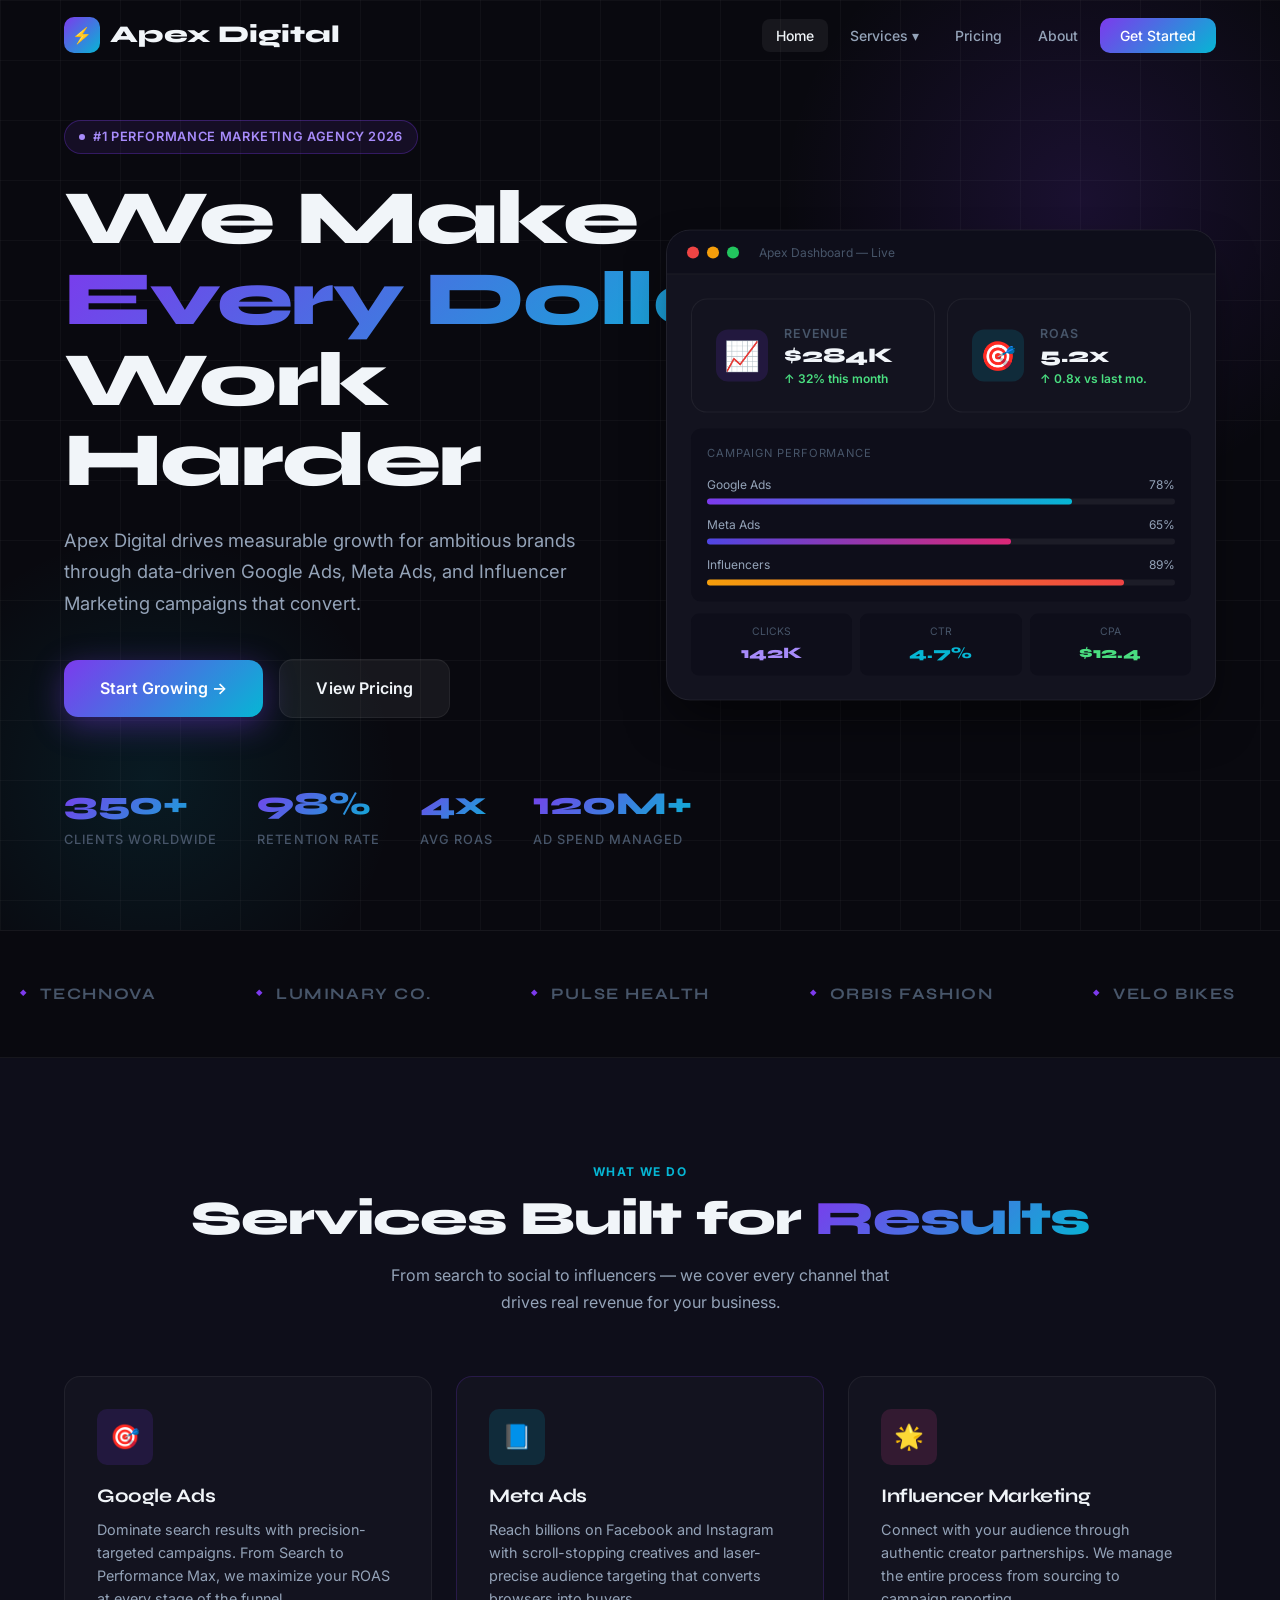
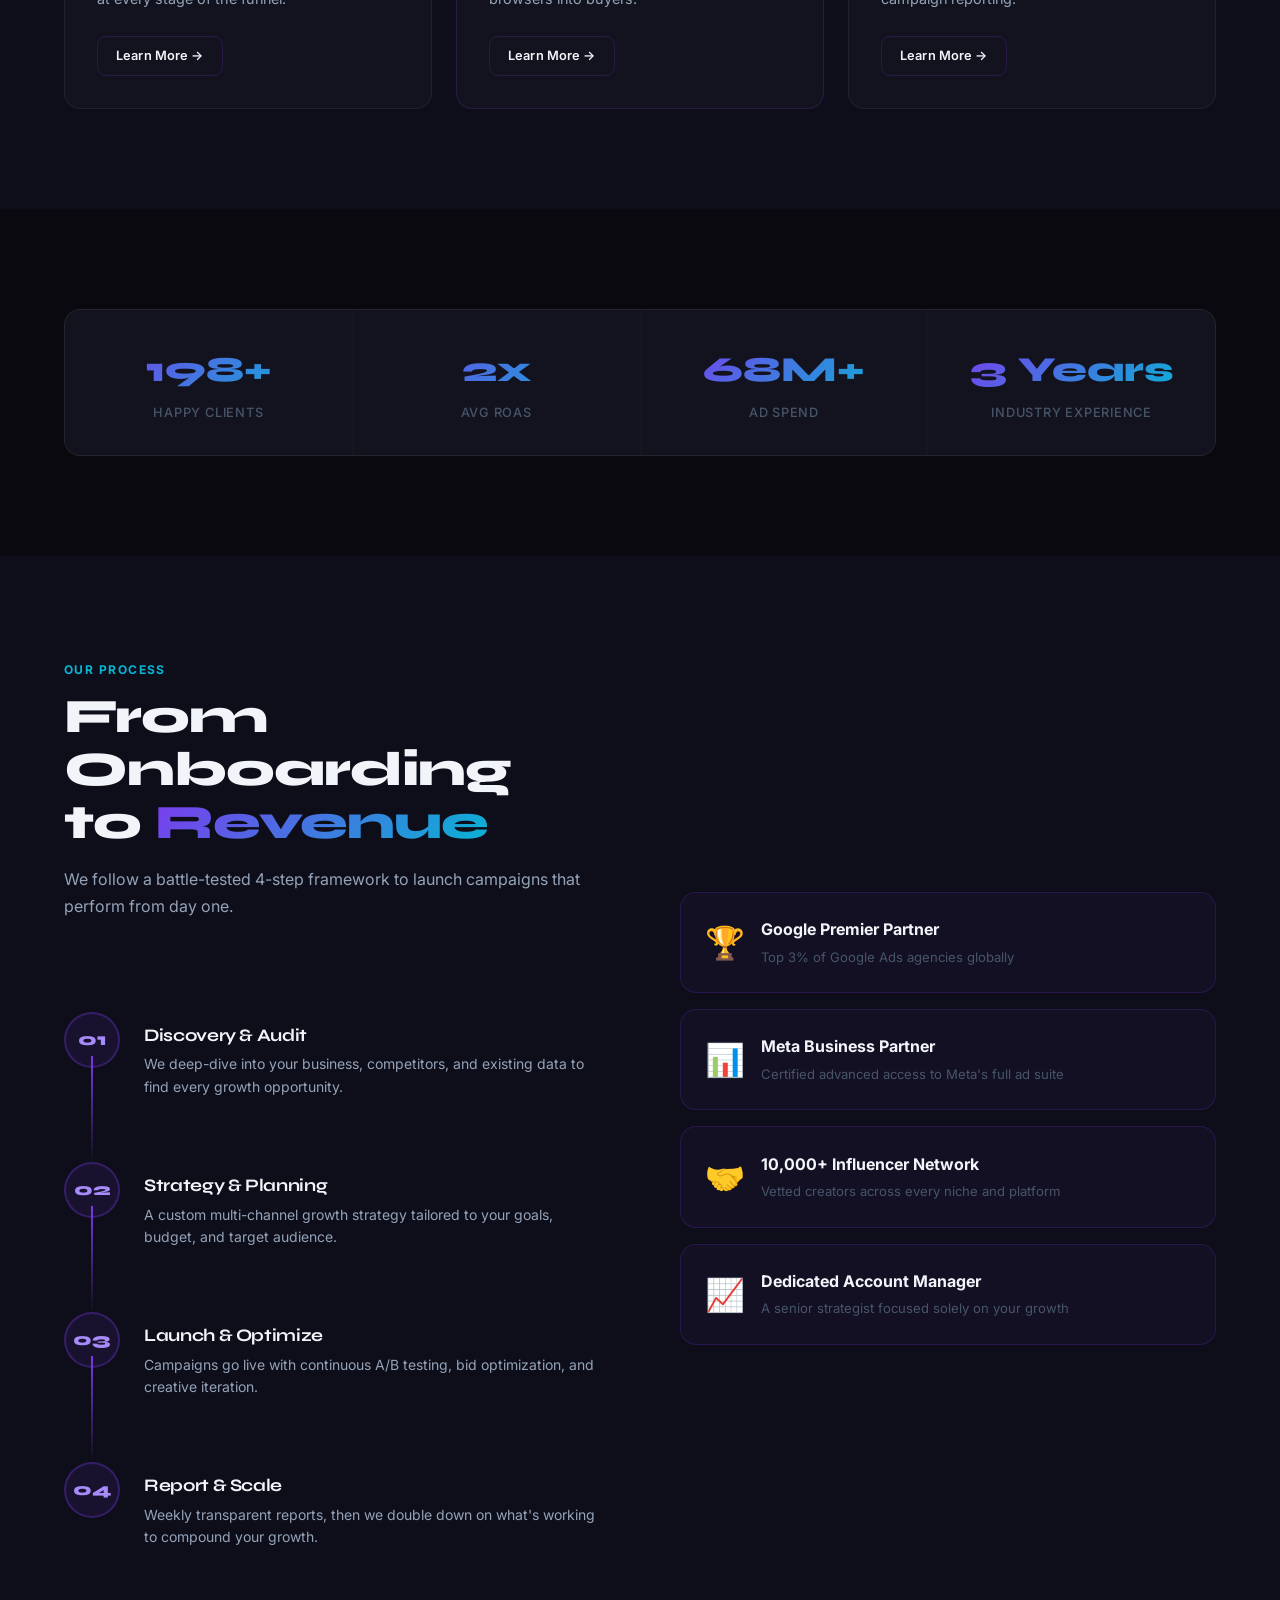
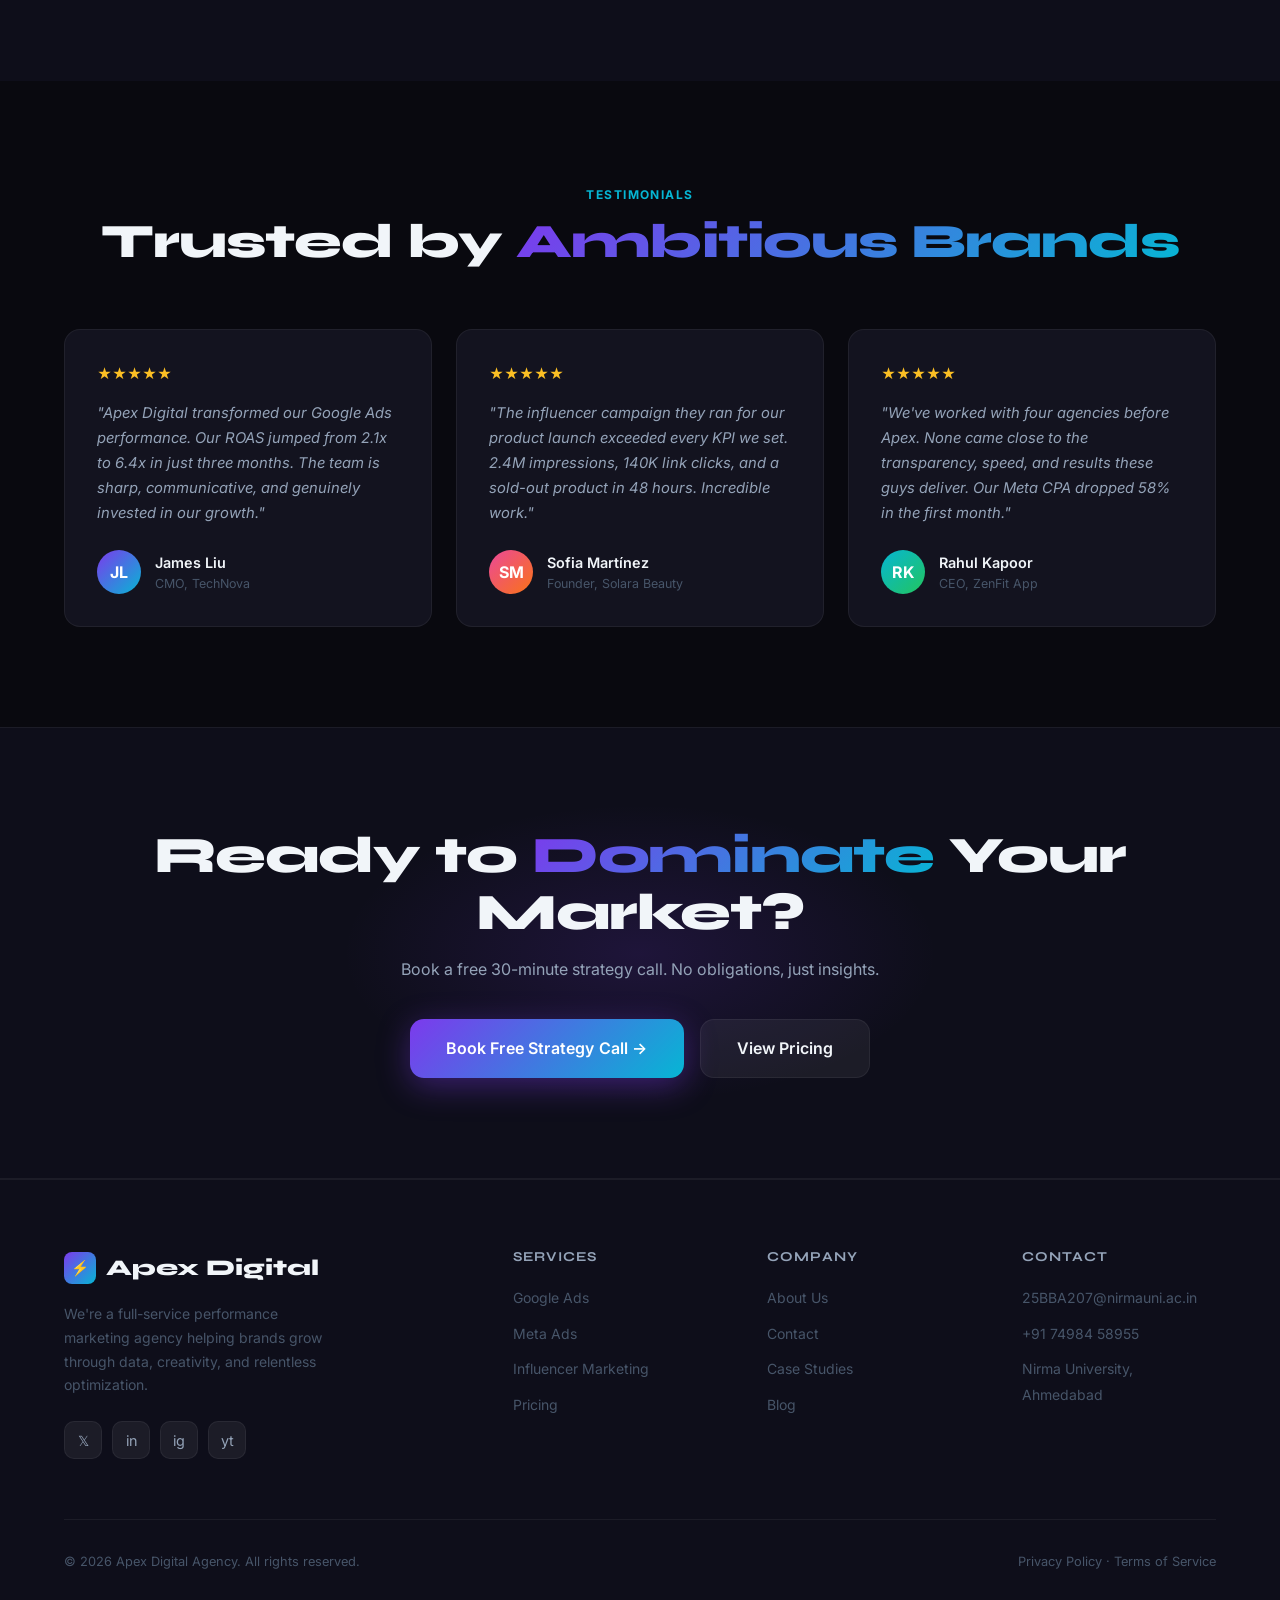
<file: index.html>
<!DOCTYPE html>
<html lang="en">
<head>
  <meta charset="UTF-8" />
  <meta name="viewport" content="width=device-width, initial-scale=1.0" />
  <title>Apex Digital — Performance Marketing Agency</title>
  <meta name="description" content="Apex Digital is a full-service performance marketing agency specializing in Google Ads, Meta Ads, and Influencer Marketing." />
  <link rel="stylesheet" href="styles.css" />
  <link rel="icon" href="data:image/svg+xml,<svg xmlns='http://www.w3.org/2000/svg' viewBox='0 0 100 100'><text y='.9em' font-size='90'>⚡</text></svg>" />
</head>
<body>

  <!-- NAV -->
  <nav>
    <a href="index.html" class="nav-logo">
      <div class="logo-icon">⚡</div>
      Apex Digital
    </a>
    <ul class="nav-links">
      <li><a href="index.html" class="active">Home</a></li>
      <li class="nav-dropdown">
        <a href="#">Services ▾</a>
        <div class="dropdown-menu">
          <a href="google-ads.html">🎯 Google Ads</a>
          <a href="meta-ads.html">📘 Meta Ads</a>
          <a href="influencer-marketing.html">🌟 Influencer Marketing</a>
        </div>
      </li>
      <li><a href="billing.html">Pricing</a></li>
      <li><a href="about.html">About</a></li>
      <li><a href="contact.html" class="nav-cta">Get Started</a></li>
    </ul>
    <button class="hamburger" aria-label="Menu">
      <span></span><span></span><span></span>
    </button>
  </nav>

  <!-- HERO -->
  <section class="hero">
    <div class="hero-bg">
      <div class="glow-1"></div>
      <div class="glow-2"></div>
      <div class="grid-overlay"></div>
    </div>
    <div class="hero-content">
      <div class="hero-badge">
        <span class="dot"></span>
        #1 Performance Marketing Agency 2026
      </div>
      <h1>
        We Make<br/>
        <span class="gradient-text">Every Dollar</span><br/>
        Work Harder
      </h1>
      <p>
        Apex Digital drives measurable growth for ambitious brands through data-driven Google Ads, Meta Ads, and Influencer Marketing campaigns that convert.
      </p>
      <div class="hero-cta">
        <a href="contact.html" class="btn btn-primary btn-lg">
          Start Growing →
        </a>
        <a href="billing.html" class="btn btn-secondary btn-lg">
          View Pricing
        </a>
      </div>
      <div class="hero-stats">
        <div class="stat-item">
          <span class="number" data-target="350" data-suffix="+">0+</span>
          <span class="label">Clients Worldwide</span>
        </div>
        <div class="stat-item">
          <span class="number" data-target="98" data-suffix="%">0%</span>
          <span class="label">Retention Rate</span>
        </div>
        <div class="stat-item">
          <span class="number" data-target="4.8" data-suffix="x">0x</span>
          <span class="label">Avg ROAS</span>
        </div>
        <div class="stat-item">
          <span class="number" data-target="120" data-suffix="M+">0M+</span>
          <span class="label">Ad Spend Managed</span>
        </div>
      </div>
    </div>
    <!-- Dashboard Mockup -->
    <div class="hero-visual">
      <div class="dashboard-mockup">
        <div class="mockup-bar">
          <div class="dot red"></div>
          <div class="dot yellow"></div>
          <div class="dot green"></div>
          <span style="margin-left:12px; font-size:0.75rem; color:var(--text-muted);">Apex Dashboard — Live</span>
        </div>
        <div class="mockup-content">
          <div style="display:grid; grid-template-columns:1fr 1fr; gap:12px; margin-bottom:16px;">
            <div class="metric-card">
              <div class="metric-icon" style="background:rgba(124,58,237,0.15);">📈</div>
              <div>
                <div class="metric-label">Revenue</div>
                <div class="metric-value" style="font-size:1.3rem;">$284K</div>
                <div class="metric-change">↑ 32% this month</div>
              </div>
            </div>
            <div class="metric-card">
              <div class="metric-icon" style="background:rgba(6,182,212,0.15);">🎯</div>
              <div>
                <div class="metric-label">ROAS</div>
                <div class="metric-value" style="font-size:1.3rem;">5.2x</div>
                <div class="metric-change">↑ 0.8x vs last mo.</div>
              </div>
            </div>
          </div>
          <div style="background:var(--bg-secondary); border-radius:10px; padding:16px; margin-bottom:12px;">
            <div style="font-size:0.7rem; color:var(--text-muted); margin-bottom:12px; text-transform:uppercase; letter-spacing:0.08em;">Campaign Performance</div>
            <div style="display:flex; flex-direction:column; gap:10px;">
              <div>
                <div style="display:flex; justify-content:space-between; font-size:0.75rem; color:var(--text-secondary); margin-bottom:5px;">
                  <span>Google Ads</span><span>78%</span>
                </div>
                <div style="height:6px; background:var(--border-light); border-radius:3px;">
                  <div style="width:78%; height:100%; background:linear-gradient(90deg,#7c3aed,#06b6d4); border-radius:3px;"></div>
                </div>
              </div>
              <div>
                <div style="display:flex; justify-content:space-between; font-size:0.75rem; color:var(--text-secondary); margin-bottom:5px;">
                  <span>Meta Ads</span><span>65%</span>
                </div>
                <div style="height:6px; background:var(--border-light); border-radius:3px;">
                  <div style="width:65%; height:100%; background:linear-gradient(90deg,#4f46e5,#db2777); border-radius:3px;"></div>
                </div>
              </div>
              <div>
                <div style="display:flex; justify-content:space-between; font-size:0.75rem; color:var(--text-secondary); margin-bottom:5px;">
                  <span>Influencers</span><span>89%</span>
                </div>
                <div style="height:6px; background:var(--border-light); border-radius:3px;">
                  <div style="width:89%; height:100%; background:linear-gradient(90deg,#f59e0b,#ef4444); border-radius:3px;"></div>
                </div>
              </div>
            </div>
          </div>
          <div style="display:grid; grid-template-columns:1fr 1fr 1fr; gap:8px; text-align:center;">
            <div style="background:var(--bg-secondary); border-radius:8px; padding:10px;">
              <div style="font-size:0.65rem; color:var(--text-muted); text-transform:uppercase;">Clicks</div>
              <div style="font-family:'Syne',sans-serif; font-weight:800; color:#a78bfa;">142K</div>
            </div>
            <div style="background:var(--bg-secondary); border-radius:8px; padding:10px;">
              <div style="font-size:0.65rem; color:var(--text-muted); text-transform:uppercase;">CTR</div>
              <div style="font-family:'Syne',sans-serif; font-weight:800; color:#06b6d4;">4.7%</div>
            </div>
            <div style="background:var(--bg-secondary); border-radius:8px; padding:10px;">
              <div style="font-size:0.65rem; color:var(--text-muted); text-transform:uppercase;">CPA</div>
              <div style="font-family:'Syne',sans-serif; font-weight:800; color:#4ade80;">$12.4</div>
            </div>
          </div>
        </div>
      </div>
    </div>
  </section>

  <!-- CLIENTS MARQUEE -->
  <div class="marquee-section">
    <div class="marquee-track">
      <span class="marquee-item">TechNova</span>
      <span class="marquee-item">Luminary Co.</span>
      <span class="marquee-item">Pulse Health</span>
      <span class="marquee-item">Orbis Fashion</span>
      <span class="marquee-item">Velo Bikes</span>
      <span class="marquee-item">Neon Studio</span>
      <span class="marquee-item">ClearPath Finance</span>
      <span class="marquee-item">Solara Beauty</span>
      <span class="marquee-item">ZenFit App</span>
      <span class="marquee-item">Marble Interiors</span>
      <!-- duplicate for seamless loop -->
      <span class="marquee-item">TechNova</span>
      <span class="marquee-item">Luminary Co.</span>
      <span class="marquee-item">Pulse Health</span>
      <span class="marquee-item">Orbis Fashion</span>
      <span class="marquee-item">Velo Bikes</span>
      <span class="marquee-item">Neon Studio</span>
      <span class="marquee-item">ClearPath Finance</span>
      <span class="marquee-item">Solara Beauty</span>
      <span class="marquee-item">ZenFit App</span>
      <span class="marquee-item">Marble Interiors</span>
    </div>
  </div>

  <!-- SERVICES -->
  <section style="background: var(--bg-secondary);">
    <div class="section-header centered animate-on-scroll">
      <span class="section-label">What We Do</span>
      <h2 class="section-title">Services Built for <span class="gradient-text">Results</span></h2>
      <p class="section-subtitle">From search to social to influencers — we cover every channel that drives real revenue for your business.</p>
    </div>
    <div class="grid-3">
      <div class="card animate-on-scroll">
        <div class="card-icon purple">🎯</div>
        <h3>Google Ads</h3>
        <p>Dominate search results with precision-targeted campaigns. From Search to Performance Max, we maximize your ROAS at every stage of the funnel.</p>
        <br/>
        <a href="google-ads.html" class="btn btn-outline btn-sm">Learn More →</a>
      </div>
      <div class="card animate-on-scroll" style="border-color: var(--border);">
        <div class="card-icon cyan">📘</div>
        <h3>Meta Ads</h3>
        <p>Reach billions on Facebook and Instagram with scroll-stopping creatives and laser-precise audience targeting that converts browsers into buyers.</p>
        <br/>
        <a href="meta-ads.html" class="btn btn-outline btn-sm">Learn More →</a>
      </div>
      <div class="card animate-on-scroll">
        <div class="card-icon pink">🌟</div>
        <h3>Influencer Marketing</h3>
        <p>Connect with your audience through authentic creator partnerships. We manage the entire process from sourcing to campaign reporting.</p>
        <br/>
        <a href="influencer-marketing.html" class="btn btn-outline btn-sm">Learn More →</a>
      </div>
    </div>
  </section>

  <!-- STATS -->
  <section>
    <div class="stats-bar animate-on-scroll">
      <div class="stat-bar-item">
        <div class="num" data-target="350" data-suffix="+">350+</div>
        <div class="lbl">Happy Clients</div>
      </div>
      <div class="stat-bar-item">
        <div class="num" data-target="4.8" data-suffix="x">4.8x</div>
        <div class="lbl">Avg ROAS</div>
      </div>
      <div class="stat-bar-item">
        <div class="num" data-target="120" data-suffix="M+">$120M+</div>
        <div class="lbl">Ad Spend</div>
      </div>
      <div class="stat-bar-item">
        <div class="num" data-target="7" data-suffix=" Years">7 Years</div>
        <div class="lbl">Industry Experience</div>
      </div>
    </div>
  </section>

  <!-- HOW IT WORKS -->
  <section style="background: var(--bg-secondary);">
    <div style="display:grid; grid-template-columns:1fr 1fr; gap:80px; align-items:center;">
      <div>
        <div class="section-header animate-on-scroll">
          <span class="section-label">Our Process</span>
          <h2 class="section-title">From Onboarding to <span class="gradient-text">Revenue</span></h2>
          <p class="section-subtitle">We follow a battle-tested 4-step framework to launch campaigns that perform from day one.</p>
        </div>
        <div class="process-steps animate-on-scroll">
          <div class="process-step">
            <div class="step-number">01</div>
            <div class="step-content">
              <h3>Discovery & Audit</h3>
              <p>We deep-dive into your business, competitors, and existing data to find every growth opportunity.</p>
            </div>
          </div>
          <div class="process-step">
            <div class="step-number">02</div>
            <div class="step-content">
              <h3>Strategy & Planning</h3>
              <p>A custom multi-channel growth strategy tailored to your goals, budget, and target audience.</p>
            </div>
          </div>
          <div class="process-step">
            <div class="step-number">03</div>
            <div class="step-content">
              <h3>Launch & Optimize</h3>
              <p>Campaigns go live with continuous A/B testing, bid optimization, and creative iteration.</p>
            </div>
          </div>
          <div class="process-step">
            <div class="step-number">04</div>
            <div class="step-content">
              <h3>Report & Scale</h3>
              <p>Weekly transparent reports, then we double down on what's working to compound your growth.</p>
            </div>
          </div>
        </div>
      </div>
      <div class="animate-on-scroll">
        <div style="display:flex; flex-direction:column; gap:16px;">
          <div class="highlight-box">
            <div style="display:flex; align-items:center; gap:16px;">
              <span style="font-size:2rem;">🏆</span>
              <div>
                <div style="font-weight:700; margin-bottom:4px;">Google Premier Partner</div>
                <div style="font-size:0.82rem; color:var(--text-muted);">Top 3% of Google Ads agencies globally</div>
              </div>
            </div>
          </div>
          <div class="highlight-box">
            <div style="display:flex; align-items:center; gap:16px;">
              <span style="font-size:2rem;">📊</span>
              <div>
                <div style="font-weight:700; margin-bottom:4px;">Meta Business Partner</div>
                <div style="font-size:0.82rem; color:var(--text-muted);">Certified advanced access to Meta's full ad suite</div>
              </div>
            </div>
          </div>
          <div class="highlight-box">
            <div style="display:flex; align-items:center; gap:16px;">
              <span style="font-size:2rem;">🤝</span>
              <div>
                <div style="font-weight:700; margin-bottom:4px;">10,000+ Influencer Network</div>
                <div style="font-size:0.82rem; color:var(--text-muted);">Vetted creators across every niche and platform</div>
              </div>
            </div>
          </div>
          <div class="highlight-box">
            <div style="display:flex; align-items:center; gap:16px;">
              <span style="font-size:2rem;">📈</span>
              <div>
                <div style="font-weight:700; margin-bottom:4px;">Dedicated Account Manager</div>
                <div style="font-size:0.82rem; color:var(--text-muted);">A senior strategist focused solely on your growth</div>
              </div>
            </div>
          </div>
        </div>
      </div>
    </div>
  </section>

  <!-- TESTIMONIALS -->
  <section>
    <div class="section-header centered animate-on-scroll">
      <span class="section-label">Testimonials</span>
      <h2 class="section-title">Trusted by <span class="gradient-text">Ambitious Brands</span></h2>
    </div>
    <div class="grid-3">
      <div class="testimonial-card animate-on-scroll">
        <div class="stars">★★★★★</div>
        <p class="quote">"Apex Digital transformed our Google Ads performance. Our ROAS jumped from 2.1x to 6.4x in just three months. The team is sharp, communicative, and genuinely invested in our growth."</p>
        <div class="testimonial-author">
          <div class="author-avatar" style="background: linear-gradient(135deg,#7c3aed,#06b6d4);">JL</div>
          <div class="author-info">
            <div class="name">James Liu</div>
            <div class="title">CMO, TechNova</div>
          </div>
        </div>
      </div>
      <div class="testimonial-card animate-on-scroll">
        <div class="stars">★★★★★</div>
        <p class="quote">"The influencer campaign they ran for our product launch exceeded every KPI we set. 2.4M impressions, 140K link clicks, and a sold-out product in 48 hours. Incredible work."</p>
        <div class="testimonial-author">
          <div class="author-avatar" style="background: linear-gradient(135deg,#ec4899,#f97316);">SM</div>
          <div class="author-info">
            <div class="name">Sofia Martínez</div>
            <div class="title">Founder, Solara Beauty</div>
          </div>
        </div>
      </div>
      <div class="testimonial-card animate-on-scroll">
        <div class="stars">★★★★★</div>
        <p class="quote">"We've worked with four agencies before Apex. None came close to the transparency, speed, and results these guys deliver. Our Meta CPA dropped 58% in the first month."</p>
        <div class="testimonial-author">
          <div class="author-avatar" style="background: linear-gradient(135deg,#06b6d4,#22c55e);">RK</div>
          <div class="author-info">
            <div class="name">Rahul Kapoor</div>
            <div class="title">CEO, ZenFit App</div>
          </div>
        </div>
      </div>
    </div>
  </section>

  <!-- CTA -->
  <div class="cta-section">
    <div class="glow"></div>
    <h2>Ready to <span class="gradient-text">Dominate</span> Your Market?</h2>
    <p>Book a free 30-minute strategy call. No obligations, just insights.</p>
    <div style="display:flex; gap:16px; justify-content:center; flex-wrap:wrap;">
      <a href="contact.html" class="btn btn-primary btn-lg">Book Free Strategy Call →</a>
      <a href="billing.html" class="btn btn-secondary btn-lg">View Pricing</a>
    </div>
  </div>

  <!-- FOOTER -->
  <footer>
    <div class="footer-grid">
      <div class="footer-brand">
        <a href="index.html" class="logo">
          <div class="logo-icon" style="width:32px;height:32px;background:linear-gradient(135deg,#7c3aed,#06b6d4);border-radius:8px;display:flex;align-items:center;justify-content:center;font-size:0.9rem;">⚡</div>
          Apex Digital
        </a>
        <p>We're a full-service performance marketing agency helping brands grow through data, creativity, and relentless optimization.</p>
        <div class="footer-social">
          <a href="#">𝕏</a>
          <a href="#">in</a>
          <a href="#">ig</a>
          <a href="#">yt</a>
        </div>
      </div>
      <div class="footer-col">
        <h4>Services</h4>
        <ul>
          <li><a href="google-ads.html">Google Ads</a></li>
          <li><a href="meta-ads.html">Meta Ads</a></li>
          <li><a href="influencer-marketing.html">Influencer Marketing</a></li>
          <li><a href="billing.html">Pricing</a></li>
        </ul>
      </div>
      <div class="footer-col">
        <h4>Company</h4>
        <ul>
          <li><a href="about.html">About Us</a></li>
          <li><a href="contact.html">Contact</a></li>
          <li><a href="#">Case Studies</a></li>
          <li><a href="#">Blog</a></li>
        </ul>
      </div>
      <div class="footer-col">
        <h4>Contact</h4>
        <ul>
          <li><a href="mailto:25BBA207@nirmauni.ac.in">25BBA207@nirmauni.ac.in</a></li>
          <li><a href="tel:+917498458955">+91 74984 58955</a></li>
          <li><a href="#">Nirma University, Ahmedabad</a></li>
        </ul>
      </div>
    </div>
    <div class="footer-bottom">
      <span>© 2026 Apex Digital Agency. All rights reserved.</span>
      <span>Privacy Policy · Terms of Service</span>
    </div>
  </footer>

  <script src="script.js"></script>
</body>
</html>
</file>
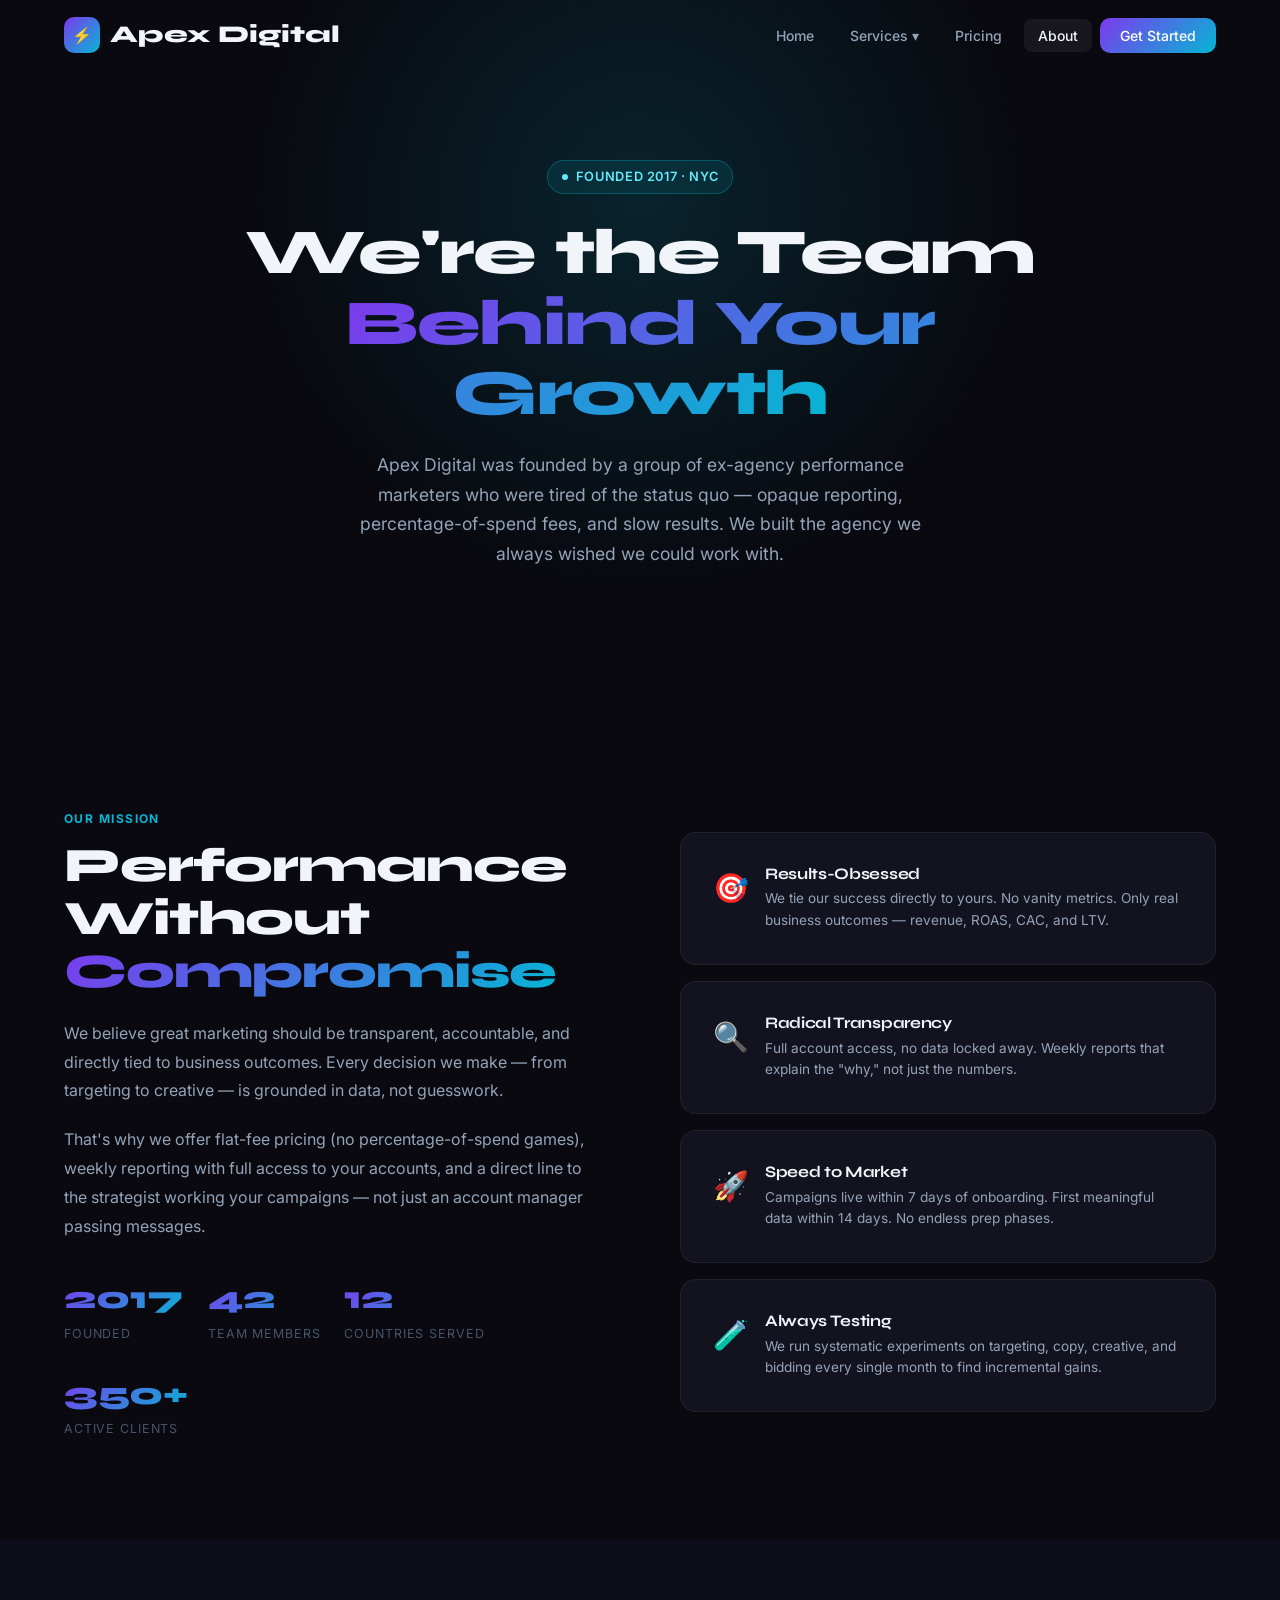
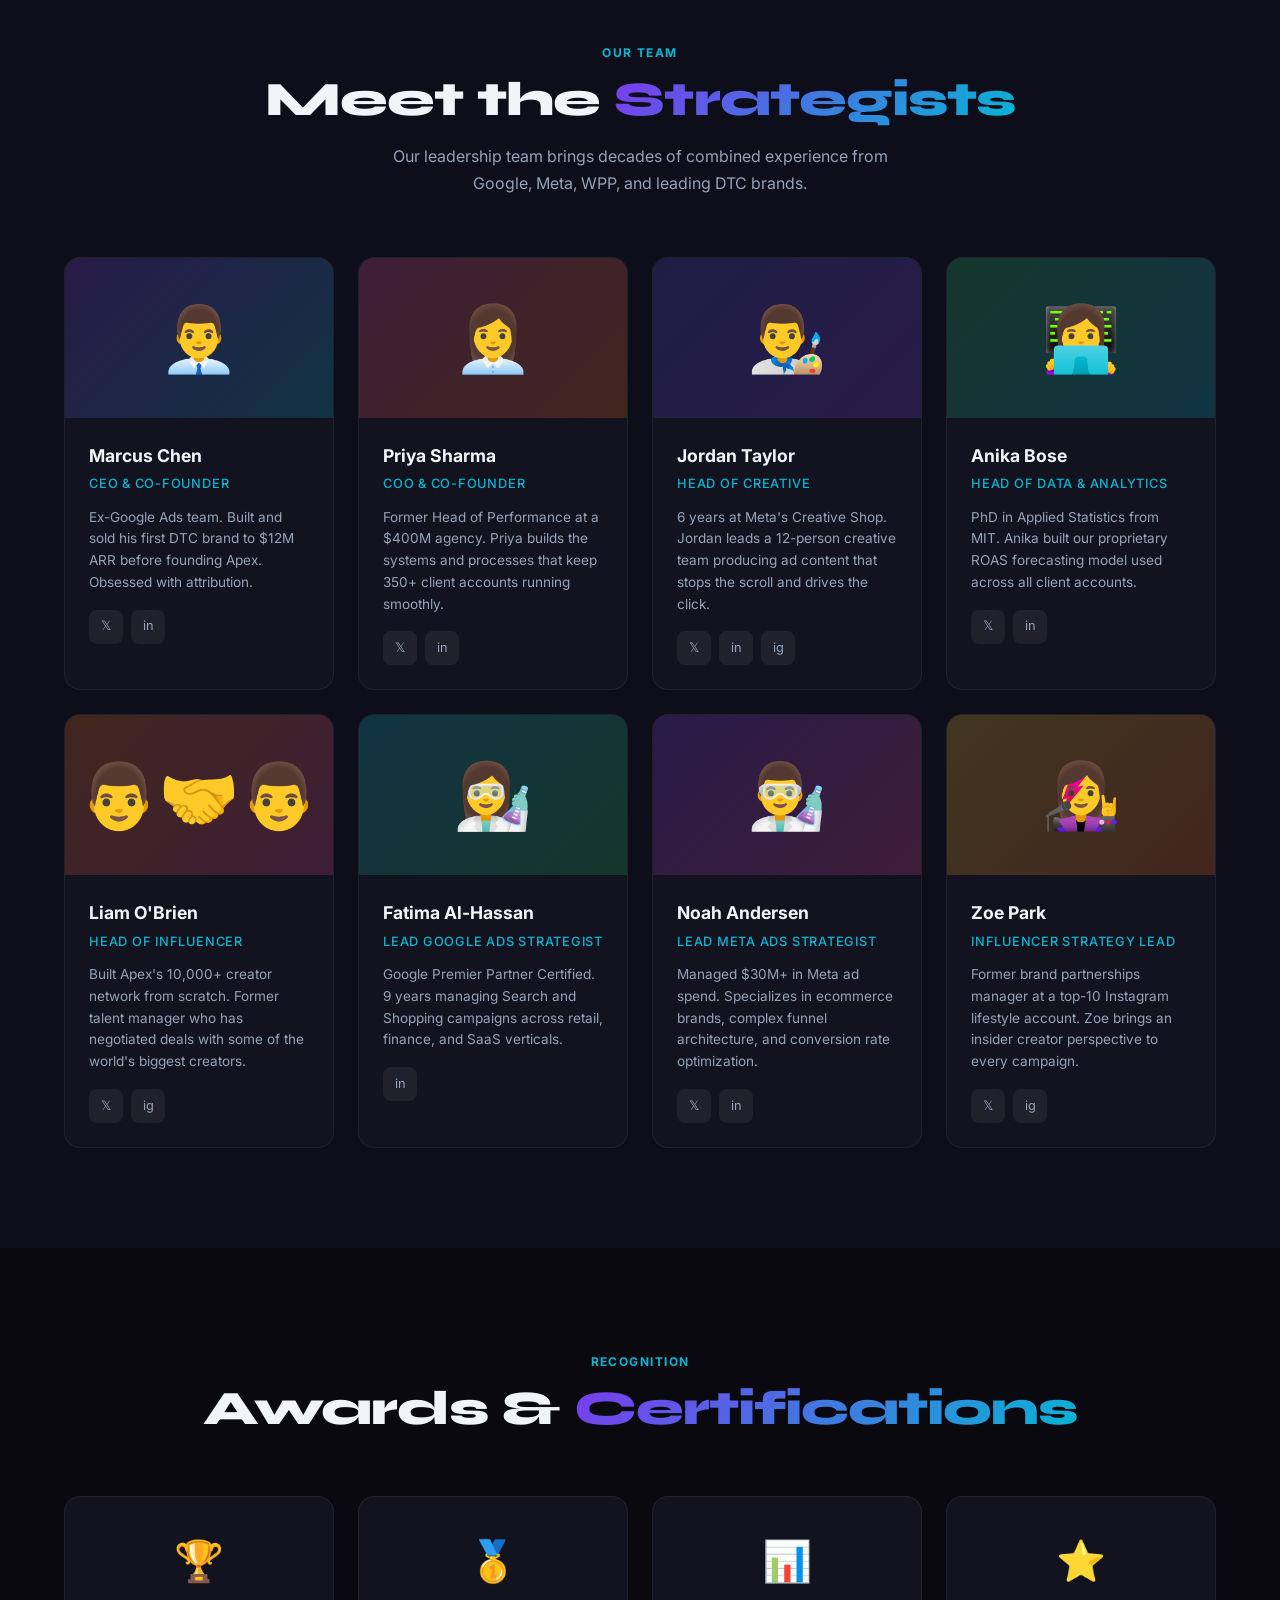
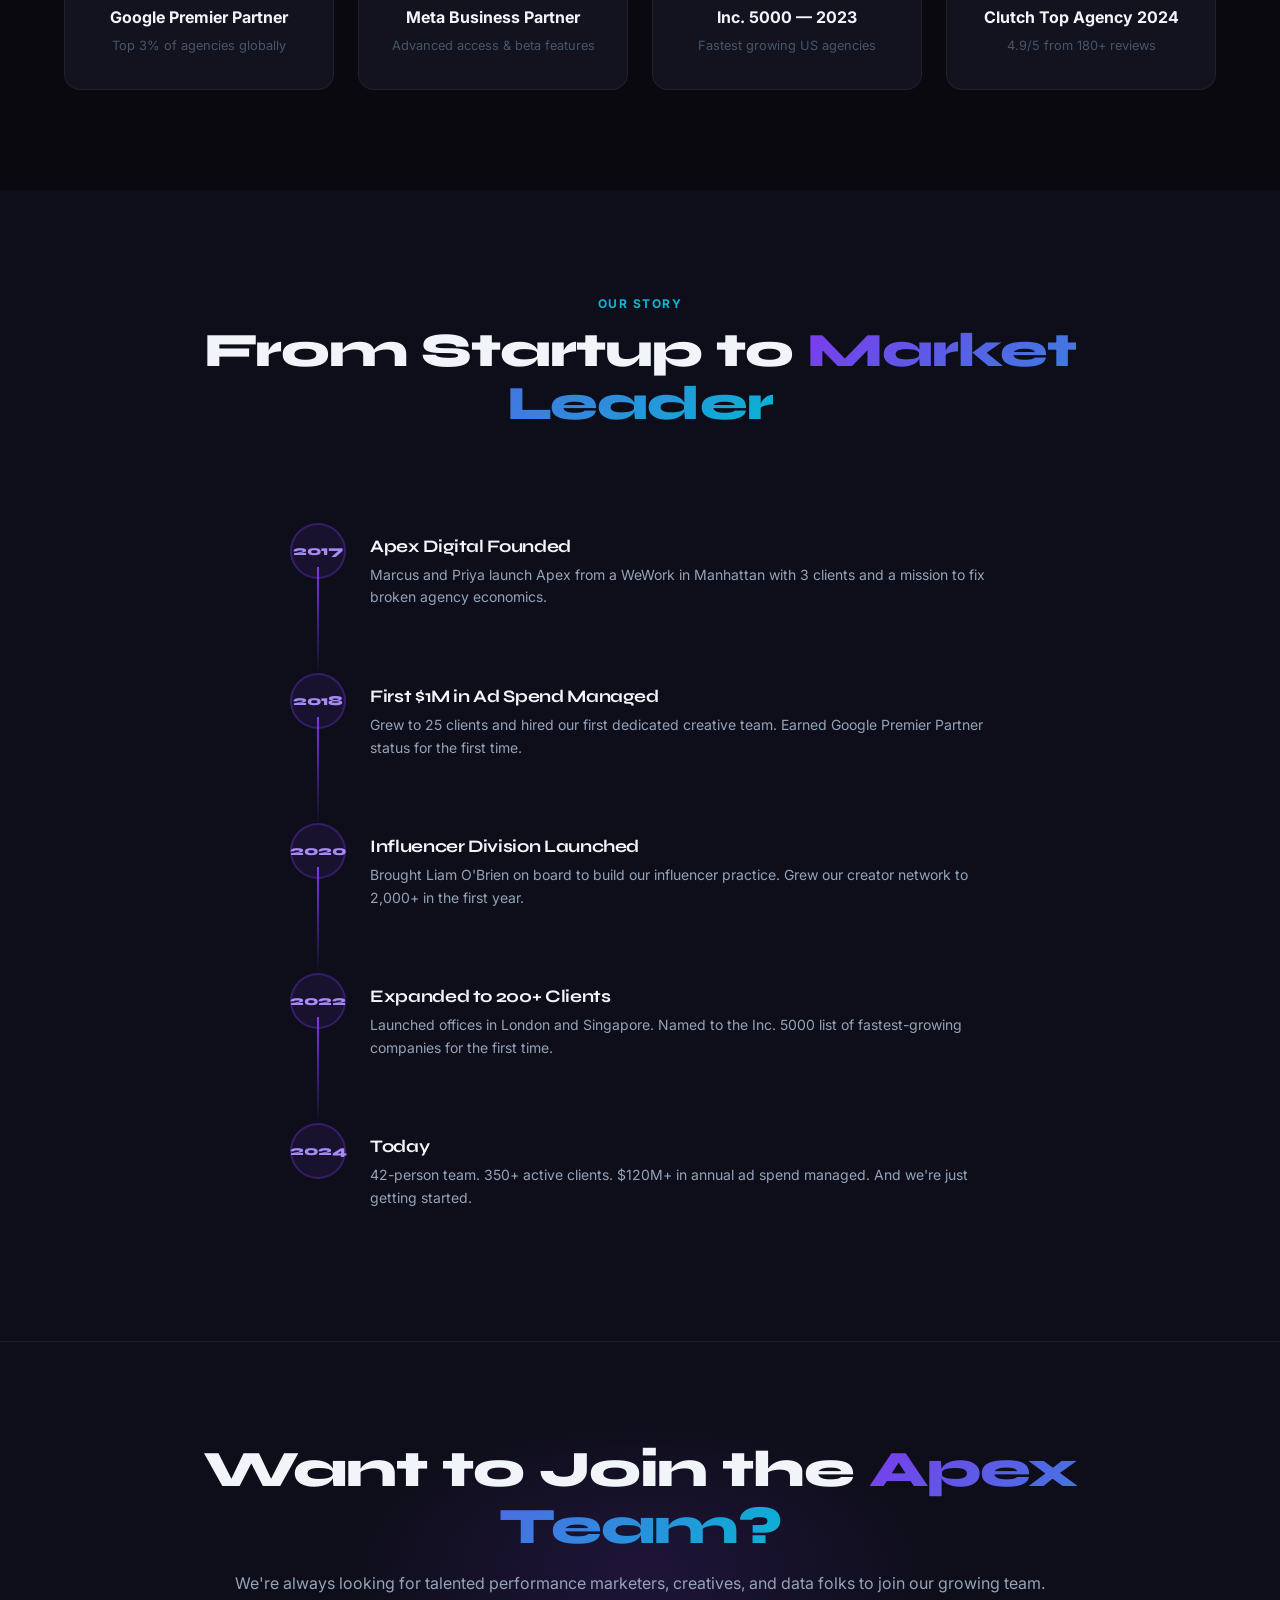
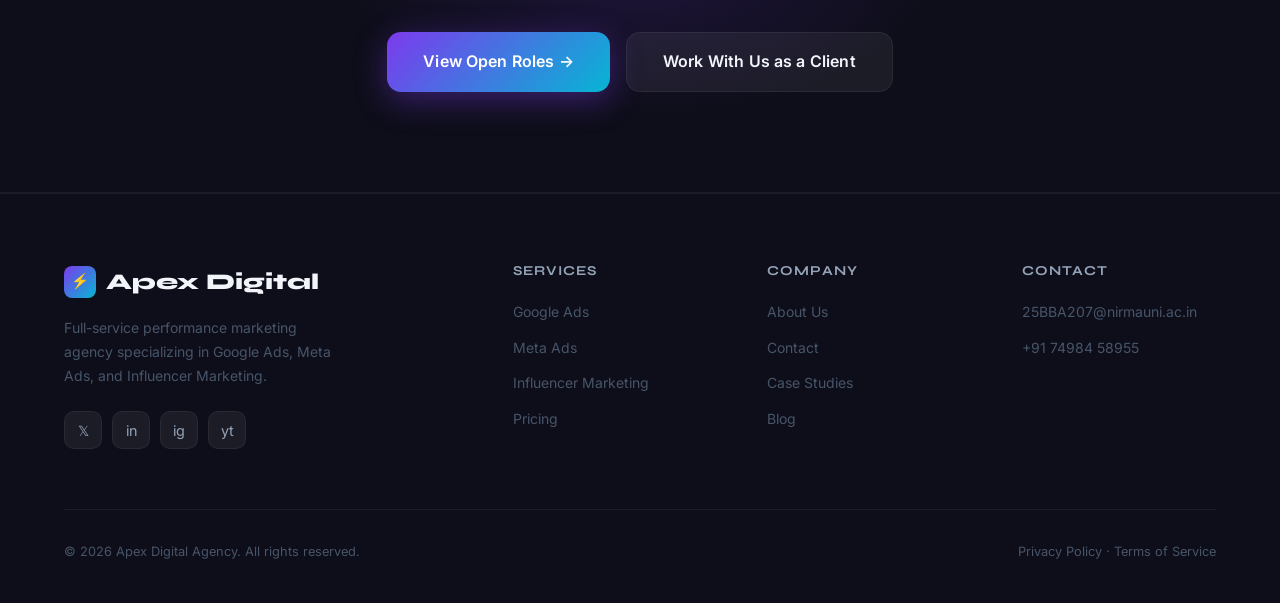
<file: about.html>
<!DOCTYPE html>
<html lang="en">
<head>
  <meta charset="UTF-8" />
  <meta name="viewport" content="width=device-width, initial-scale=1.0" />
  <title>About Us — Apex Digital</title>
  <meta name="description" content="Meet the Apex Digital team — the performance marketers, data scientists, and creative strategists driving growth for 350+ brands." />
  <link rel="stylesheet" href="styles.css" />
  <link rel="icon" href="data:image/svg+xml,<svg xmlns='http://www.w3.org/2000/svg' viewBox='0 0 100 100'><text y='.9em' font-size='90'>⚡</text></svg>" />
</head>
<body>

  <!-- NAV -->
  <nav>
    <a href="index.html" class="nav-logo">
      <div class="logo-icon">⚡</div>
      Apex Digital
    </a>
    <ul class="nav-links">
      <li><a href="index.html">Home</a></li>
      <li class="nav-dropdown">
        <a href="#">Services ▾</a>
        <div class="dropdown-menu">
          <a href="google-ads.html">🎯 Google Ads</a>
          <a href="meta-ads.html">📘 Meta Ads</a>
          <a href="influencer-marketing.html">🌟 Influencer Marketing</a>
        </div>
      </li>
      <li><a href="billing.html">Pricing</a></li>
      <li><a href="about.html" class="active">About</a></li>
      <li><a href="contact.html" class="nav-cta">Get Started</a></li>
    </ul>
    <button class="hamburger"><span></span><span></span><span></span></button>
  </nav>

  <!-- HERO -->
  <div class="page-hero">
    <div class="page-hero-bg">
      <div class="glow" style="background: radial-gradient(ellipse, rgba(6,182,212,0.15) 0%, transparent 70%);"></div>
    </div>
    <div class="page-hero-content">
      <div class="hero-badge" style="background:rgba(6,182,212,0.1); border-color:rgba(6,182,212,0.3); color:#67e8f9;"><span class="dot" style="background:#67e8f9;"></span>Founded 2017 · NYC</div>
      <h1>We're the Team <span class="gradient-text">Behind Your Growth</span></h1>
      <p>Apex Digital was founded by a group of ex-agency performance marketers who were tired of the status quo — opaque reporting, percentage-of-spend fees, and slow results. We built the agency we always wished we could work with.</p>
    </div>
  </div>

  <!-- MISSION -->
  <section>
    <div style="display:grid; grid-template-columns:1fr 1fr; gap:80px; align-items:center;">
      <div class="animate-on-scroll">
        <span class="section-label">Our Mission</span>
        <h2 class="section-title" style="margin-bottom:20px;">Performance Without <span class="gradient-text">Compromise</span></h2>
        <p style="color:var(--text-secondary); line-height:1.8; margin-bottom:20px;">We believe great marketing should be transparent, accountable, and directly tied to business outcomes. Every decision we make — from targeting to creative — is grounded in data, not guesswork.</p>
        <p style="color:var(--text-secondary); line-height:1.8; margin-bottom:32px;">That's why we offer flat-fee pricing (no percentage-of-spend games), weekly reporting with full access to your accounts, and a direct line to the strategist working your campaigns — not just an account manager passing messages.</p>
        <div style="display:flex; gap:24px; flex-wrap:wrap;">
          <div>
            <div style="font-family:'Syne',sans-serif; font-size:2rem; font-weight:800;" class="gradient-text">2017</div>
            <div style="font-size:0.78rem; color:var(--text-muted); text-transform:uppercase; letter-spacing:0.07em;">Founded</div>
          </div>
          <div>
            <div style="font-family:'Syne',sans-serif; font-size:2rem; font-weight:800;" class="gradient-text">42</div>
            <div style="font-size:0.78rem; color:var(--text-muted); text-transform:uppercase; letter-spacing:0.07em;">Team members</div>
          </div>
          <div>
            <div style="font-family:'Syne',sans-serif; font-size:2rem; font-weight:800;" class="gradient-text">12</div>
            <div style="font-size:0.78rem; color:var(--text-muted); text-transform:uppercase; letter-spacing:0.07em;">Countries served</div>
          </div>
          <div>
            <div style="font-family:'Syne',sans-serif; font-size:2rem; font-weight:800;" class="gradient-text">350+</div>
            <div style="font-size:0.78rem; color:var(--text-muted); text-transform:uppercase; letter-spacing:0.07em;">Active clients</div>
          </div>
        </div>
      </div>
      <div class="animate-on-scroll">
        <div style="display:flex; flex-direction:column; gap:16px;">
          <div class="card">
            <div style="display:flex; gap:16px; align-items:flex-start;">
              <div style="font-size:1.8rem; flex-shrink:0;">🎯</div>
              <div>
                <h3 style="font-size:1rem; margin-bottom:6px;">Results-Obsessed</h3>
                <p style="font-size:0.85rem;">We tie our success directly to yours. No vanity metrics. Only real business outcomes — revenue, ROAS, CAC, and LTV.</p>
              </div>
            </div>
          </div>
          <div class="card">
            <div style="display:flex; gap:16px; align-items:flex-start;">
              <div style="font-size:1.8rem; flex-shrink:0;">🔍</div>
              <div>
                <h3 style="font-size:1rem; margin-bottom:6px;">Radical Transparency</h3>
                <p style="font-size:0.85rem;">Full account access, no data locked away. Weekly reports that explain the "why," not just the numbers.</p>
              </div>
            </div>
          </div>
          <div class="card">
            <div style="display:flex; gap:16px; align-items:flex-start;">
              <div style="font-size:1.8rem; flex-shrink:0;">🚀</div>
              <div>
                <h3 style="font-size:1rem; margin-bottom:6px;">Speed to Market</h3>
                <p style="font-size:0.85rem;">Campaigns live within 7 days of onboarding. First meaningful data within 14 days. No endless prep phases.</p>
              </div>
            </div>
          </div>
          <div class="card">
            <div style="display:flex; gap:16px; align-items:flex-start;">
              <div style="font-size:1.8rem; flex-shrink:0;">🧪</div>
              <div>
                <h3 style="font-size:1rem; margin-bottom:6px;">Always Testing</h3>
                <p style="font-size:0.85rem;">We run systematic experiments on targeting, copy, creative, and bidding every single month to find incremental gains.</p>
              </div>
            </div>
          </div>
        </div>
      </div>
    </div>
  </section>

  <!-- TEAM -->
  <section style="background: var(--bg-secondary);">
    <div class="section-header centered animate-on-scroll">
      <span class="section-label">Our Team</span>
      <h2 class="section-title">Meet the <span class="gradient-text">Strategists</span></h2>
      <p class="section-subtitle">Our leadership team brings decades of combined experience from Google, Meta, WPP, and leading DTC brands.</p>
    </div>
    <div class="grid-4">
      <div class="team-card animate-on-scroll">
        <div class="team-card-header" style="background: linear-gradient(135deg, rgba(124,58,237,0.2), rgba(6,182,212,0.2));">👨‍💼</div>
        <div class="team-card-body">
          <div class="member-name">Marcus Chen</div>
          <div class="member-title">CEO & Co-Founder</div>
          <div class="member-bio">Ex-Google Ads team. Built and sold his first DTC brand to $12M ARR before founding Apex. Obsessed with attribution.</div>
          <div class="social-links">
            <a href="#">𝕏</a>
            <a href="#">in</a>
          </div>
        </div>
      </div>
      <div class="team-card animate-on-scroll">
        <div class="team-card-header" style="background: linear-gradient(135deg, rgba(236,72,153,0.2), rgba(249,115,22,0.2));">👩‍💼</div>
        <div class="team-card-body">
          <div class="member-name">Priya Sharma</div>
          <div class="member-title">COO & Co-Founder</div>
          <div class="member-bio">Former Head of Performance at a $400M agency. Priya builds the systems and processes that keep 350+ client accounts running smoothly.</div>
          <div class="social-links">
            <a href="#">𝕏</a>
            <a href="#">in</a>
          </div>
        </div>
      </div>
      <div class="team-card animate-on-scroll">
        <div class="team-card-header" style="background: linear-gradient(135deg, rgba(79,70,229,0.2), rgba(124,58,237,0.2));">👨‍🎨</div>
        <div class="team-card-body">
          <div class="member-name">Jordan Taylor</div>
          <div class="member-title">Head of Creative</div>
          <div class="member-bio">6 years at Meta's Creative Shop. Jordan leads a 12-person creative team producing ad content that stops the scroll and drives the click.</div>
          <div class="social-links">
            <a href="#">𝕏</a>
            <a href="#">in</a>
            <a href="#">ig</a>
          </div>
        </div>
      </div>
      <div class="team-card animate-on-scroll">
        <div class="team-card-header" style="background: linear-gradient(135deg, rgba(34,197,94,0.2), rgba(6,182,212,0.2));">👩‍💻</div>
        <div class="team-card-body">
          <div class="member-name">Anika Bose</div>
          <div class="member-title">Head of Data & Analytics</div>
          <div class="member-bio">PhD in Applied Statistics from MIT. Anika built our proprietary ROAS forecasting model used across all client accounts.</div>
          <div class="social-links">
            <a href="#">𝕏</a>
            <a href="#">in</a>
          </div>
        </div>
      </div>
      <div class="team-card animate-on-scroll">
        <div class="team-card-header" style="background: linear-gradient(135deg, rgba(249,115,22,0.2), rgba(236,72,153,0.2));">👨‍🤝‍👨</div>
        <div class="team-card-body">
          <div class="member-name">Liam O'Brien</div>
          <div class="member-title">Head of Influencer</div>
          <div class="member-bio">Built Apex's 10,000+ creator network from scratch. Former talent manager who has negotiated deals with some of the world's biggest creators.</div>
          <div class="social-links">
            <a href="#">𝕏</a>
            <a href="#">ig</a>
          </div>
        </div>
      </div>
      <div class="team-card animate-on-scroll">
        <div class="team-card-header" style="background: linear-gradient(135deg, rgba(6,182,212,0.2), rgba(34,197,94,0.2));">👩‍🔬</div>
        <div class="team-card-body">
          <div class="member-name">Fatima Al-Hassan</div>
          <div class="member-title">Lead Google Ads Strategist</div>
          <div class="member-bio">Google Premier Partner Certified. 9 years managing Search and Shopping campaigns across retail, finance, and SaaS verticals.</div>
          <div class="social-links">
            <a href="#">in</a>
          </div>
        </div>
      </div>
      <div class="team-card animate-on-scroll">
        <div class="team-card-header" style="background: linear-gradient(135deg, rgba(124,58,237,0.2), rgba(236,72,153,0.2));">👨‍🔬</div>
        <div class="team-card-body">
          <div class="member-name">Noah Andersen</div>
          <div class="member-title">Lead Meta Ads Strategist</div>
          <div class="member-bio">Managed $30M+ in Meta ad spend. Specializes in ecommerce brands, complex funnel architecture, and conversion rate optimization.</div>
          <div class="social-links">
            <a href="#">𝕏</a>
            <a href="#">in</a>
          </div>
        </div>
      </div>
      <div class="team-card animate-on-scroll">
        <div class="team-card-header" style="background: linear-gradient(135deg, rgba(251,191,36,0.2), rgba(249,115,22,0.2));">👩‍🎤</div>
        <div class="team-card-body">
          <div class="member-name">Zoe Park</div>
          <div class="member-title">Influencer Strategy Lead</div>
          <div class="member-bio">Former brand partnerships manager at a top-10 Instagram lifestyle account. Zoe brings an insider creator perspective to every campaign.</div>
          <div class="social-links">
            <a href="#">𝕏</a>
            <a href="#">ig</a>
          </div>
        </div>
      </div>
    </div>
  </section>

  <!-- AWARDS & RECOGNITION -->
  <section>
    <div class="section-header centered animate-on-scroll">
      <span class="section-label">Recognition</span>
      <h2 class="section-title">Awards & <span class="gradient-text">Certifications</span></h2>
    </div>
    <div class="grid-4">
      <div class="card animate-on-scroll" style="text-align:center;">
        <div style="font-size:2.5rem; margin-bottom:12px;">🏆</div>
        <div style="font-weight:700; margin-bottom:6px;">Google Premier Partner</div>
        <div style="font-size:0.8rem; color:var(--text-muted);">Top 3% of agencies globally</div>
      </div>
      <div class="card animate-on-scroll" style="text-align:center;">
        <div style="font-size:2.5rem; margin-bottom:12px;">🥇</div>
        <div style="font-weight:700; margin-bottom:6px;">Meta Business Partner</div>
        <div style="font-size:0.8rem; color:var(--text-muted);">Advanced access & beta features</div>
      </div>
      <div class="card animate-on-scroll" style="text-align:center;">
        <div style="font-size:2.5rem; margin-bottom:12px;">📊</div>
        <div style="font-weight:700; margin-bottom:6px;">Inc. 5000 — 2023</div>
        <div style="font-size:0.8rem; color:var(--text-muted);">Fastest growing US agencies</div>
      </div>
      <div class="card animate-on-scroll" style="text-align:center;">
        <div style="font-size:2.5rem; margin-bottom:12px;">⭐</div>
        <div style="font-weight:700; margin-bottom:6px;">Clutch Top Agency 2024</div>
        <div style="font-size:0.8rem; color:var(--text-muted);">4.9/5 from 180+ reviews</div>
      </div>
    </div>
  </section>

  <!-- TIMELINE -->
  <section style="background:var(--bg-secondary);">
    <div class="section-header centered animate-on-scroll">
      <span class="section-label">Our Story</span>
      <h2 class="section-title">From Startup to <span class="gradient-text">Market Leader</span></h2>
    </div>
    <div style="max-width:700px; margin:0 auto;" class="animate-on-scroll">
      <div class="process-steps">
        <div class="process-step">
          <div class="step-number" style="font-size:0.85rem;">2017</div>
          <div class="step-content">
            <h3>Apex Digital Founded</h3>
            <p>Marcus and Priya launch Apex from a WeWork in Manhattan with 3 clients and a mission to fix broken agency economics.</p>
          </div>
        </div>
        <div class="process-step">
          <div class="step-number" style="font-size:0.85rem;">2018</div>
          <div class="step-content">
            <h3>First $1M in Ad Spend Managed</h3>
            <p>Grew to 25 clients and hired our first dedicated creative team. Earned Google Premier Partner status for the first time.</p>
          </div>
        </div>
        <div class="process-step">
          <div class="step-number" style="font-size:0.85rem;">2020</div>
          <div class="step-content">
            <h3>Influencer Division Launched</h3>
            <p>Brought Liam O'Brien on board to build our influencer practice. Grew our creator network to 2,000+ in the first year.</p>
          </div>
        </div>
        <div class="process-step">
          <div class="step-number" style="font-size:0.85rem;">2022</div>
          <div class="step-content">
            <h3>Expanded to 200+ Clients</h3>
            <p>Launched offices in London and Singapore. Named to the Inc. 5000 list of fastest-growing companies for the first time.</p>
          </div>
        </div>
        <div class="process-step">
          <div class="step-number" style="font-size:0.85rem;">2024</div>
          <div class="step-content">
            <h3>Today</h3>
            <p>42-person team. 350+ active clients. $120M+ in annual ad spend managed. And we're just getting started.</p>
          </div>
        </div>
      </div>
    </div>
  </section>

  <!-- CTA -->
  <div class="cta-section">
    <div class="glow"></div>
    <h2>Want to Join the <span class="gradient-text">Apex Team?</span></h2>
    <p>We're always looking for talented performance marketers, creatives, and data folks to join our growing team.</p>
    <div style="display:flex; gap:16px; justify-content:center; flex-wrap:wrap;">
      <a href="contact.html" class="btn btn-primary btn-lg">View Open Roles →</a>
      <a href="contact.html" class="btn btn-secondary btn-lg">Work With Us as a Client</a>
    </div>
  </div>

  <!-- FOOTER -->
  <footer>
    <div class="footer-grid">
      <div class="footer-brand">
        <a href="index.html" class="logo">
          <div class="logo-icon" style="width:32px;height:32px;background:linear-gradient(135deg,#7c3aed,#06b6d4);border-radius:8px;display:flex;align-items:center;justify-content:center;font-size:0.9rem;">⚡</div>
          Apex Digital
        </a>
        <p>Full-service performance marketing agency specializing in Google Ads, Meta Ads, and Influencer Marketing.</p>
        <div class="footer-social">
          <a href="#">𝕏</a><a href="#">in</a><a href="#">ig</a><a href="#">yt</a>
        </div>
      </div>
      <div class="footer-col">
        <h4>Services</h4>
        <ul>
          <li><a href="google-ads.html">Google Ads</a></li>
          <li><a href="meta-ads.html">Meta Ads</a></li>
          <li><a href="influencer-marketing.html">Influencer Marketing</a></li>
          <li><a href="billing.html">Pricing</a></li>
        </ul>
      </div>
      <div class="footer-col">
        <h4>Company</h4>
        <ul>
          <li><a href="about.html">About Us</a></li>
          <li><a href="contact.html">Contact</a></li>
          <li><a href="#">Case Studies</a></li>
          <li><a href="#">Blog</a></li>
        </ul>
      </div>
      <div class="footer-col">
        <h4>Contact</h4>
        <ul>
          <li><a href="mailto:25BBA207@nirmauni.ac.in">25BBA207@nirmauni.ac.in</a></li>
          <li><a href="tel:+917498458955">+91 74984 58955</a></li>
        </ul>
      </div>
    </div>
    <div class="footer-bottom">
      <span>© 2026 Apex Digital Agency. All rights reserved.</span>
      <span>Privacy Policy · Terms of Service</span>
    </div>
  </footer>

  <script src="script.js"></script>
</body>
</html>
</file>
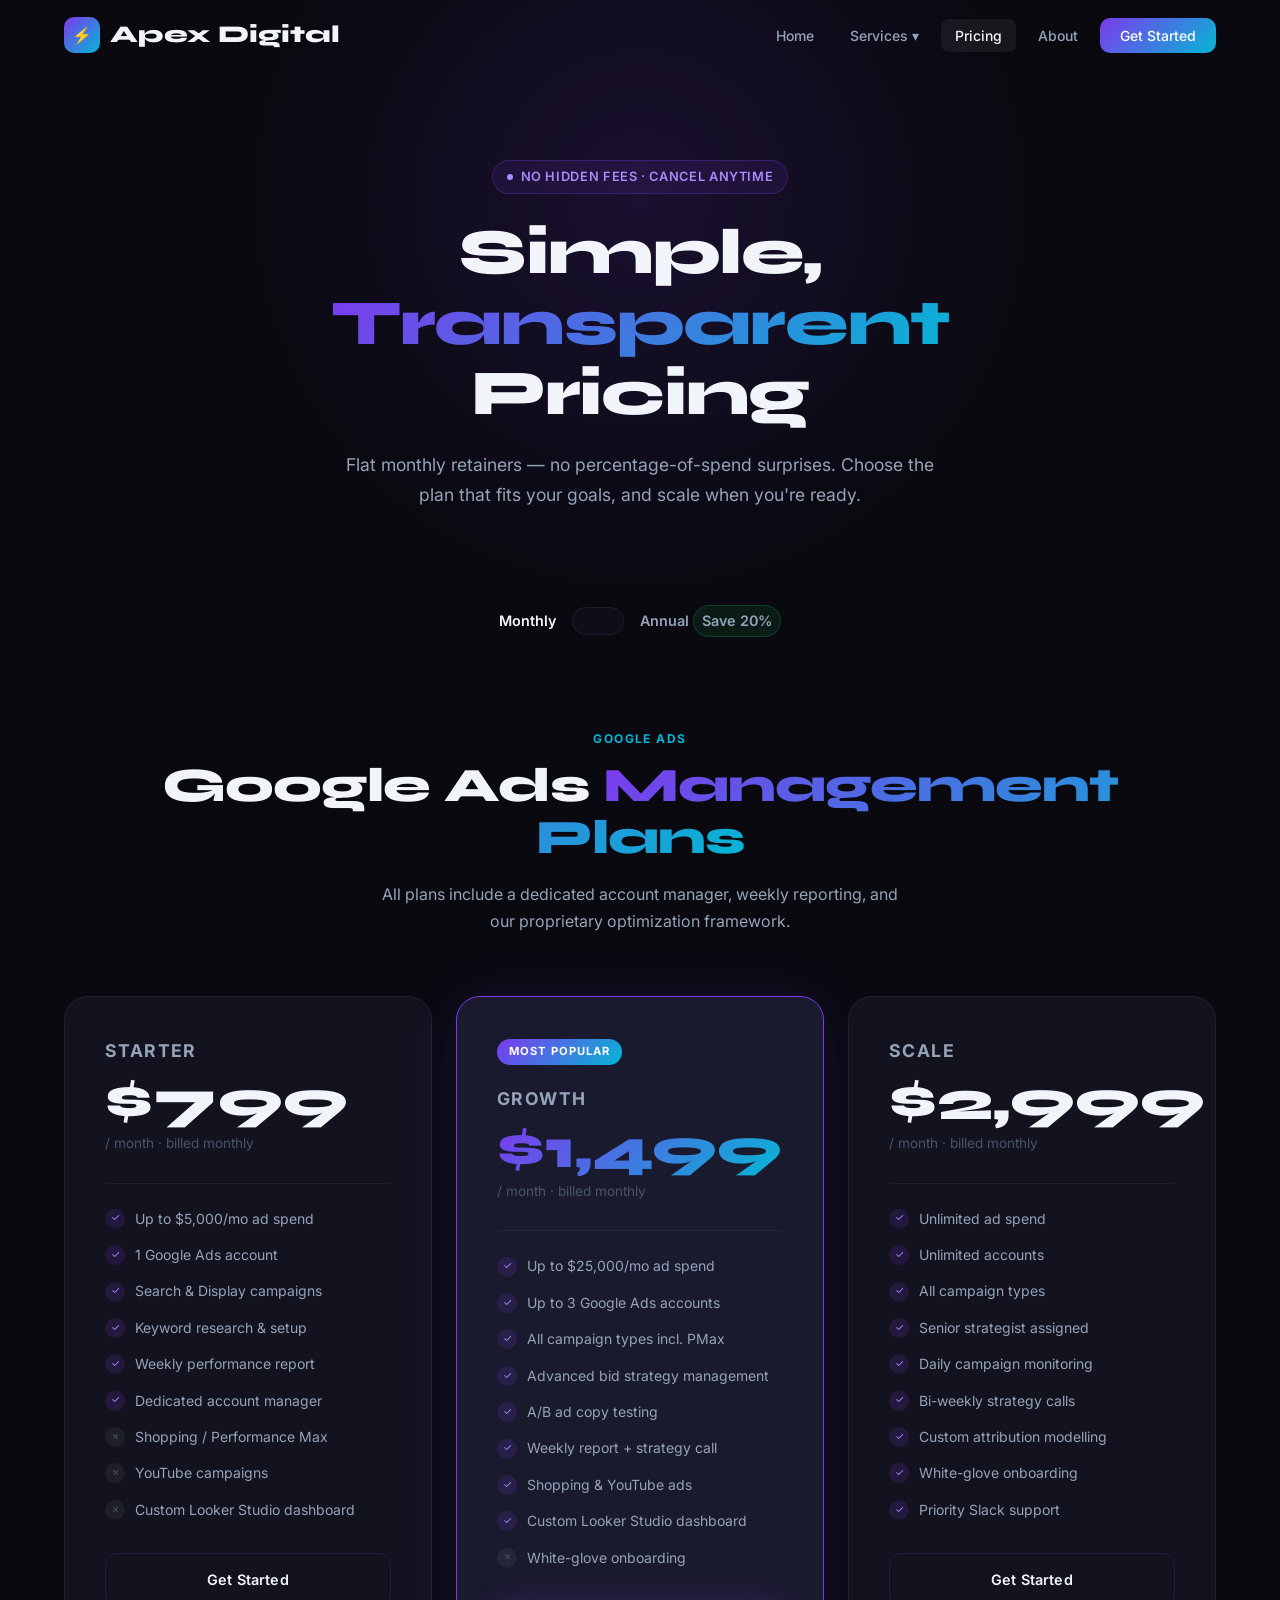
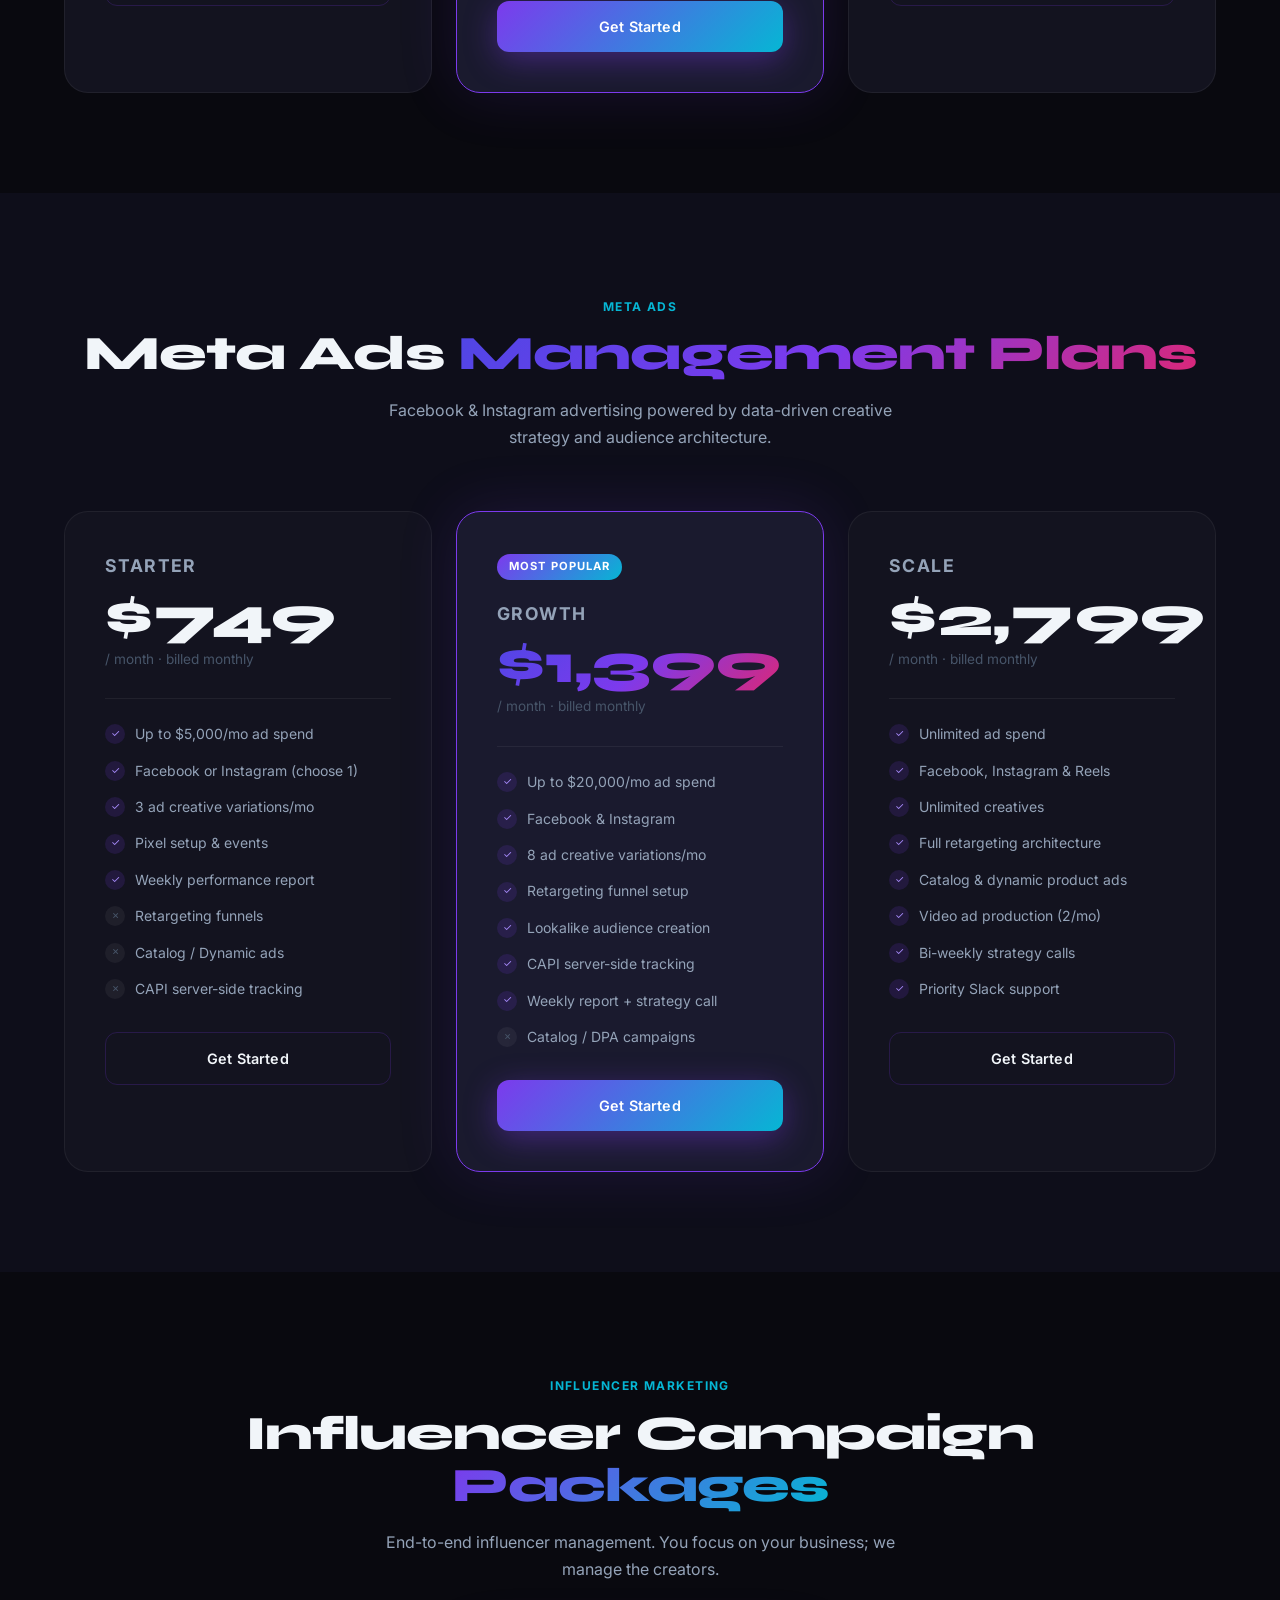
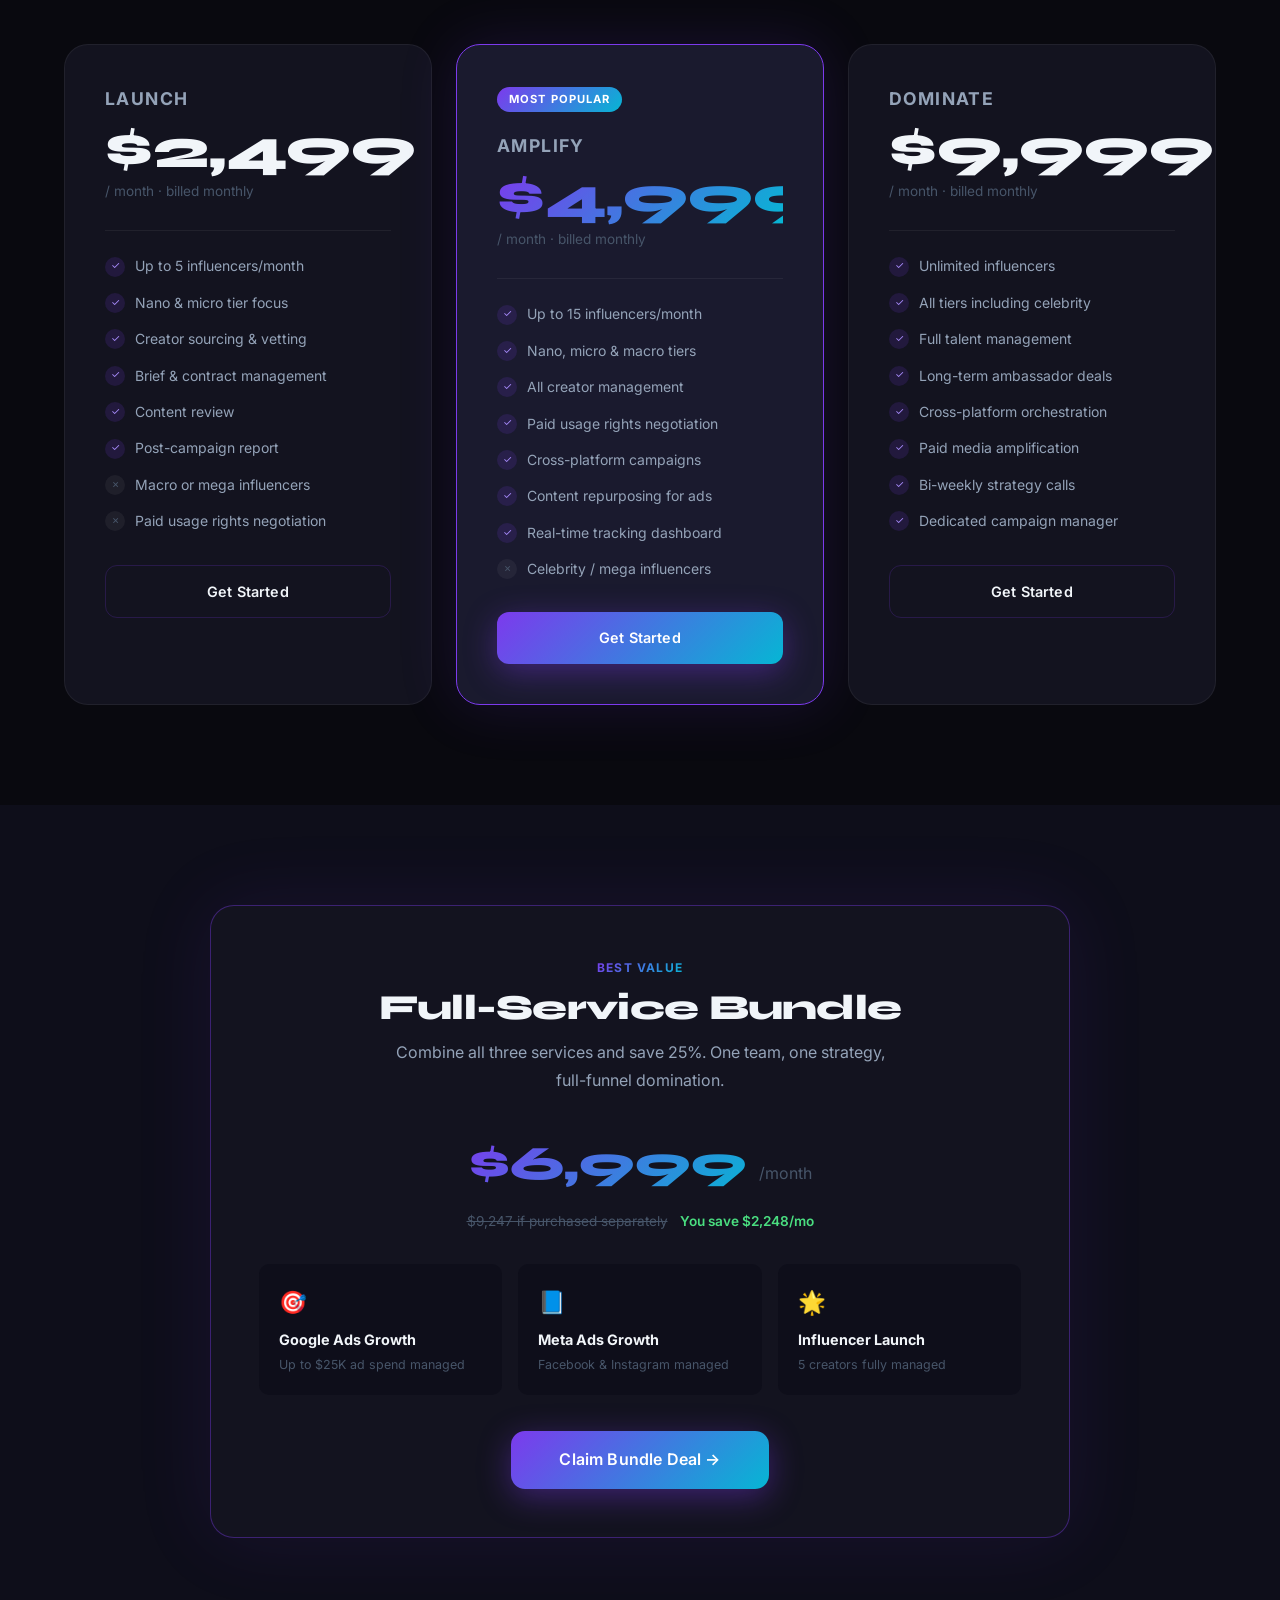
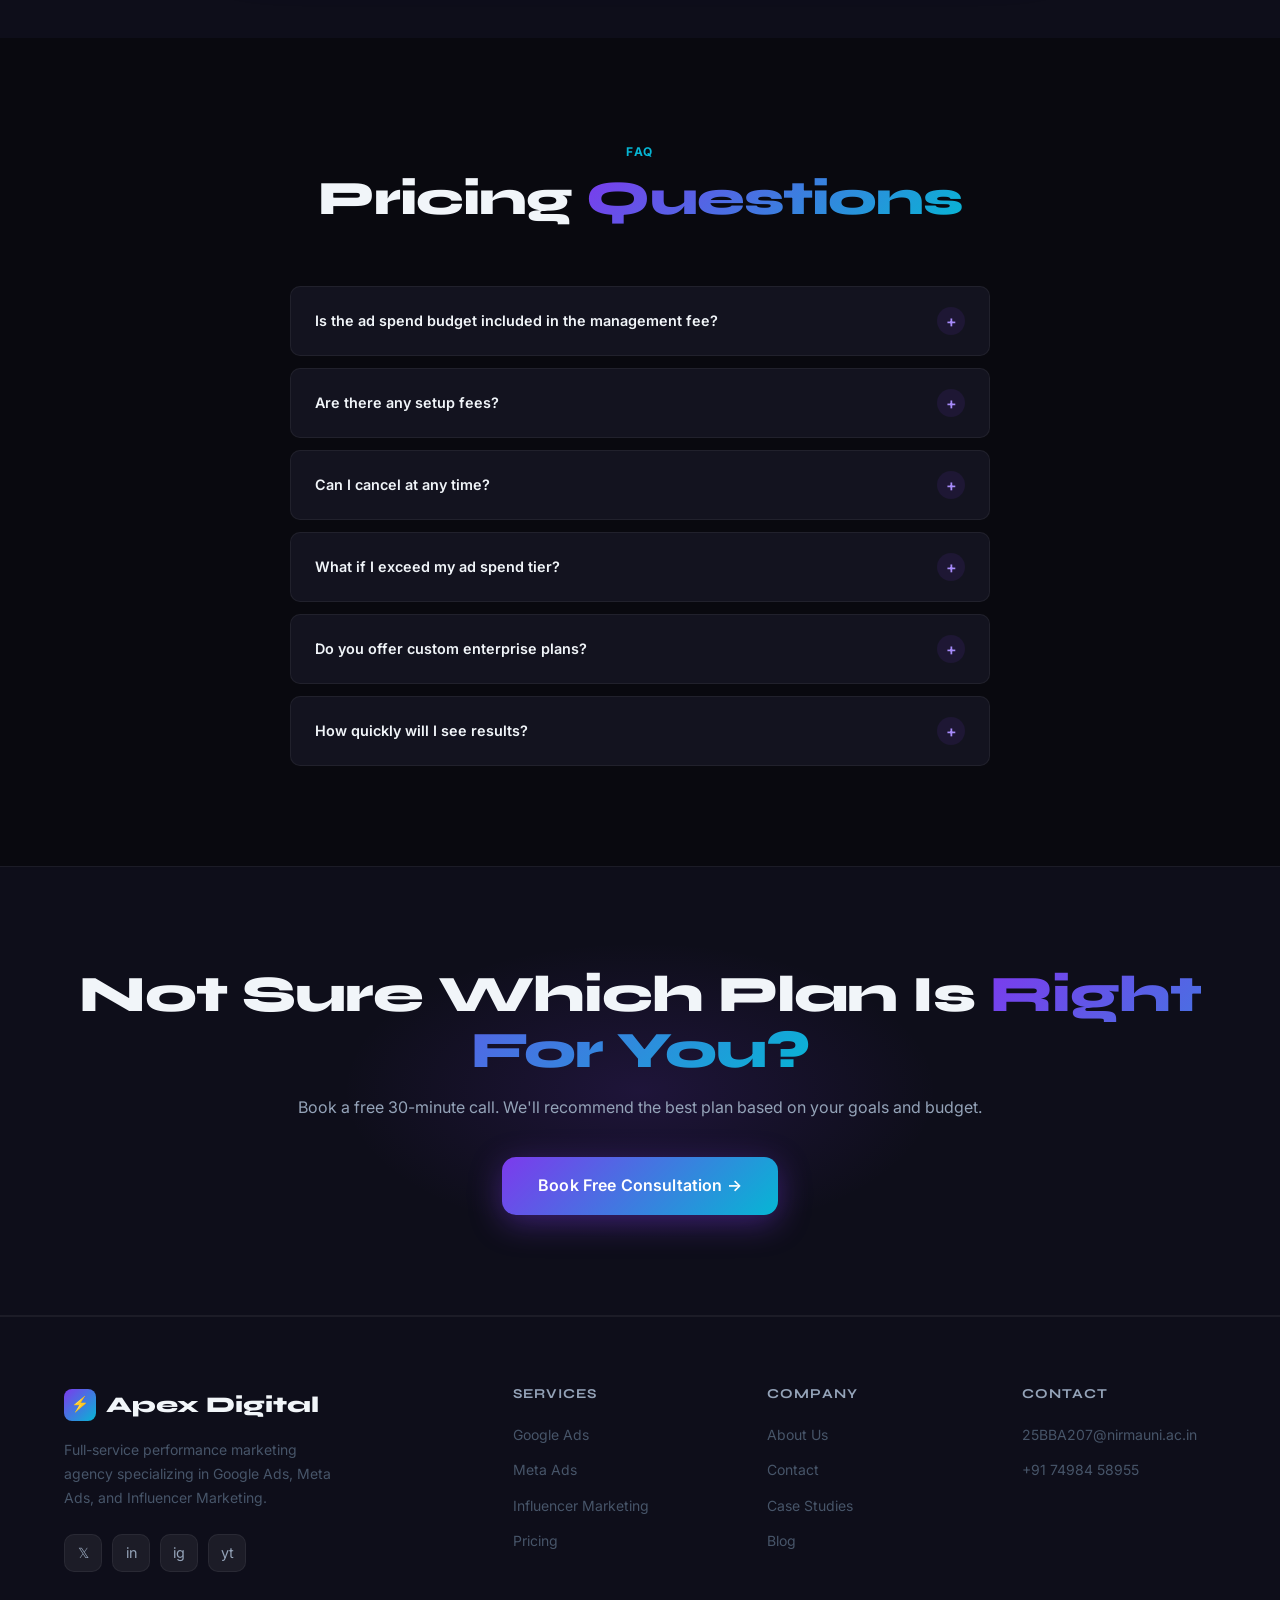
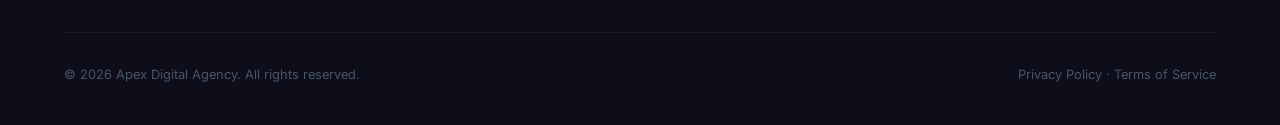
<file: billing.html>
<!DOCTYPE html>
<html lang="en">
<head>
  <meta charset="UTF-8" />
  <meta name="viewport" content="width=device-width, initial-scale=1.0" />
  <title>Pricing & Plans — Apex Digital</title>
  <meta name="description" content="Transparent, flat-fee monthly subscriptions for Google Ads, Meta Ads, and Influencer Marketing management." />
  <link rel="stylesheet" href="styles.css" />
  <link rel="icon" href="data:image/svg+xml,<svg xmlns='http://www.w3.org/2000/svg' viewBox='0 0 100 100'><text y='.9em' font-size='90'>⚡</text></svg>" />
</head>
<body>

  <!-- NAV -->
  <nav>
    <a href="index.html" class="nav-logo">
      <div class="logo-icon">⚡</div>
      Apex Digital
    </a>
    <ul class="nav-links">
      <li><a href="index.html">Home</a></li>
      <li class="nav-dropdown">
        <a href="#">Services ▾</a>
        <div class="dropdown-menu">
          <a href="google-ads.html">🎯 Google Ads</a>
          <a href="meta-ads.html">📘 Meta Ads</a>
          <a href="influencer-marketing.html">🌟 Influencer Marketing</a>
        </div>
      </li>
      <li><a href="billing.html" class="active">Pricing</a></li>
      <li><a href="about.html">About</a></li>
      <li><a href="contact.html" class="nav-cta">Get Started</a></li>
    </ul>
    <button class="hamburger"><span></span><span></span><span></span></button>
  </nav>

  <!-- HERO -->
  <div class="page-hero" style="padding-bottom:60px;">
    <div class="page-hero-bg">
      <div class="glow" style="background: radial-gradient(ellipse, rgba(124,58,237,0.15) 0%, transparent 70%);"></div>
    </div>
    <div class="page-hero-content">
      <div class="hero-badge"><span class="dot"></span>No hidden fees · Cancel anytime</div>
      <h1>Simple, <span class="gradient-text">Transparent</span> Pricing</h1>
      <p>Flat monthly retainers — no percentage-of-spend surprises. Choose the plan that fits your goals, and scale when you're ready.</p>
    </div>
  </div>

  <!-- BILLING TOGGLE -->
  <section style="padding-top: 0; padding-bottom: 0;">
    <div class="billing-toggle">
      <span class="billing-monthly active">Monthly</span>
      <div class="toggle-switch" id="billingToggle"></div>
      <span class="billing-annual">Annual <span class="savings-badge">Save 20%</span></span>
    </div>
  </section>

  <!-- GOOGLE ADS PLANS -->
  <section style="padding-top: 40px;">
    <div class="section-header centered animate-on-scroll">
      <span class="section-label">Google Ads</span>
      <h2 class="section-title">Google Ads <span class="gradient-text">Management Plans</span></h2>
      <p class="section-subtitle">All plans include a dedicated account manager, weekly reporting, and our proprietary optimization framework.</p>
    </div>
    <div class="grid-3">
      <!-- Starter -->
      <div class="pricing-card animate-on-scroll">
        <div class="plan-name">Starter</div>
        <div class="price">$<span class="price-amount" data-monthly="799" data-annual="639">799</span></div>
        <div class="price-period">/ month · billed monthly</div>
        <div class="pricing-divider"></div>
        <ul class="pricing-features">
          <li><span class="check">✓</span>Up to $5,000/mo ad spend</li>
          <li><span class="check">✓</span>1 Google Ads account</li>
          <li><span class="check">✓</span>Search & Display campaigns</li>
          <li><span class="check">✓</span>Keyword research & setup</li>
          <li><span class="check">✓</span>Weekly performance report</li>
          <li><span class="check">✓</span>Dedicated account manager</li>
          <li><span class="cross">✗</span>Shopping / Performance Max</li>
          <li><span class="cross">✗</span>YouTube campaigns</li>
          <li><span class="cross">✗</span>Custom Looker Studio dashboard</li>
        </ul>
        <a href="contact.html" class="btn btn-outline" style="width:100%; justify-content:center;">Get Started</a>
      </div>
      <!-- Growth (featured) -->
      <div class="pricing-card featured animate-on-scroll">
        <div class="pricing-badge">Most Popular</div>
        <div class="plan-name">Growth</div>
        <div class="price gradient-text">$<span class="price-amount" data-monthly="1499" data-annual="1199">1,499</span></div>
        <div class="price-period">/ month · billed monthly</div>
        <div class="pricing-divider"></div>
        <ul class="pricing-features">
          <li><span class="check">✓</span>Up to $25,000/mo ad spend</li>
          <li><span class="check">✓</span>Up to 3 Google Ads accounts</li>
          <li><span class="check">✓</span>All campaign types incl. PMax</li>
          <li><span class="check">✓</span>Advanced bid strategy management</li>
          <li><span class="check">✓</span>A/B ad copy testing</li>
          <li><span class="check">✓</span>Weekly report + strategy call</li>
          <li><span class="check">✓</span>Shopping & YouTube ads</li>
          <li><span class="check">✓</span>Custom Looker Studio dashboard</li>
          <li><span class="cross">✗</span>White-glove onboarding</li>
        </ul>
        <a href="contact.html" class="btn btn-primary" style="width:100%; justify-content:center;">Get Started</a>
      </div>
      <!-- Scale -->
      <div class="pricing-card animate-on-scroll">
        <div class="plan-name">Scale</div>
        <div class="price">$<span class="price-amount" data-monthly="2999" data-annual="2399">2,999</span></div>
        <div class="price-period">/ month · billed monthly</div>
        <div class="pricing-divider"></div>
        <ul class="pricing-features">
          <li><span class="check">✓</span>Unlimited ad spend</li>
          <li><span class="check">✓</span>Unlimited accounts</li>
          <li><span class="check">✓</span>All campaign types</li>
          <li><span class="check">✓</span>Senior strategist assigned</li>
          <li><span class="check">✓</span>Daily campaign monitoring</li>
          <li><span class="check">✓</span>Bi-weekly strategy calls</li>
          <li><span class="check">✓</span>Custom attribution modelling</li>
          <li><span class="check">✓</span>White-glove onboarding</li>
          <li><span class="check">✓</span>Priority Slack support</li>
        </ul>
        <a href="contact.html" class="btn btn-outline" style="width:100%; justify-content:center;">Get Started</a>
      </div>
    </div>
  </section>

  <!-- META ADS PLANS -->
  <section style="background: var(--bg-secondary);">
    <div class="section-header centered animate-on-scroll">
      <span class="section-label">Meta Ads</span>
      <h2 class="section-title">Meta Ads <span class="gradient-text-2">Management Plans</span></h2>
      <p class="section-subtitle">Facebook & Instagram advertising powered by data-driven creative strategy and audience architecture.</p>
    </div>
    <div class="grid-3">
      <div class="pricing-card animate-on-scroll">
        <div class="plan-name">Starter</div>
        <div class="price">$<span class="price-amount" data-monthly="749" data-annual="599">749</span></div>
        <div class="price-period">/ month · billed monthly</div>
        <div class="pricing-divider"></div>
        <ul class="pricing-features">
          <li><span class="check">✓</span>Up to $5,000/mo ad spend</li>
          <li><span class="check">✓</span>Facebook or Instagram (choose 1)</li>
          <li><span class="check">✓</span>3 ad creative variations/mo</li>
          <li><span class="check">✓</span>Pixel setup & events</li>
          <li><span class="check">✓</span>Weekly performance report</li>
          <li><span class="cross">✗</span>Retargeting funnels</li>
          <li><span class="cross">✗</span>Catalog / Dynamic ads</li>
          <li><span class="cross">✗</span>CAPI server-side tracking</li>
        </ul>
        <a href="contact.html" class="btn btn-outline" style="width:100%; justify-content:center;">Get Started</a>
      </div>
      <div class="pricing-card featured animate-on-scroll">
        <div class="pricing-badge">Most Popular</div>
        <div class="plan-name">Growth</div>
        <div class="price gradient-text-2">$<span class="price-amount" data-monthly="1399" data-annual="1119">1,399</span></div>
        <div class="price-period">/ month · billed monthly</div>
        <div class="pricing-divider"></div>
        <ul class="pricing-features">
          <li><span class="check">✓</span>Up to $20,000/mo ad spend</li>
          <li><span class="check">✓</span>Facebook & Instagram</li>
          <li><span class="check">✓</span>8 ad creative variations/mo</li>
          <li><span class="check">✓</span>Retargeting funnel setup</li>
          <li><span class="check">✓</span>Lookalike audience creation</li>
          <li><span class="check">✓</span>CAPI server-side tracking</li>
          <li><span class="check">✓</span>Weekly report + strategy call</li>
          <li><span class="cross">✗</span>Catalog / DPA campaigns</li>
        </ul>
        <a href="contact.html" class="btn btn-primary" style="width:100%; justify-content:center;">Get Started</a>
      </div>
      <div class="pricing-card animate-on-scroll">
        <div class="plan-name">Scale</div>
        <div class="price">$<span class="price-amount" data-monthly="2799" data-annual="2239">2,799</span></div>
        <div class="price-period">/ month · billed monthly</div>
        <div class="pricing-divider"></div>
        <ul class="pricing-features">
          <li><span class="check">✓</span>Unlimited ad spend</li>
          <li><span class="check">✓</span>Facebook, Instagram & Reels</li>
          <li><span class="check">✓</span>Unlimited creatives</li>
          <li><span class="check">✓</span>Full retargeting architecture</li>
          <li><span class="check">✓</span>Catalog & dynamic product ads</li>
          <li><span class="check">✓</span>Video ad production (2/mo)</li>
          <li><span class="check">✓</span>Bi-weekly strategy calls</li>
          <li><span class="check">✓</span>Priority Slack support</li>
        </ul>
        <a href="contact.html" class="btn btn-outline" style="width:100%; justify-content:center;">Get Started</a>
      </div>
    </div>
  </section>

  <!-- INFLUENCER PLANS -->
  <section>
    <div class="section-header centered animate-on-scroll">
      <span class="section-label">Influencer Marketing</span>
      <h2 class="section-title">Influencer Campaign <span class="gradient-text">Packages</span></h2>
      <p class="section-subtitle">End-to-end influencer management. You focus on your business; we manage the creators.</p>
    </div>
    <div class="grid-3">
      <div class="pricing-card animate-on-scroll">
        <div class="plan-name">Launch</div>
        <div class="price">$<span class="price-amount" data-monthly="2499" data-annual="1999">2,499</span></div>
        <div class="price-period">/ month · billed monthly</div>
        <div class="pricing-divider"></div>
        <ul class="pricing-features">
          <li><span class="check">✓</span>Up to 5 influencers/month</li>
          <li><span class="check">✓</span>Nano & micro tier focus</li>
          <li><span class="check">✓</span>Creator sourcing & vetting</li>
          <li><span class="check">✓</span>Brief & contract management</li>
          <li><span class="check">✓</span>Content review</li>
          <li><span class="check">✓</span>Post-campaign report</li>
          <li><span class="cross">✗</span>Macro or mega influencers</li>
          <li><span class="cross">✗</span>Paid usage rights negotiation</li>
        </ul>
        <a href="contact.html" class="btn btn-outline" style="width:100%; justify-content:center;">Get Started</a>
      </div>
      <div class="pricing-card featured animate-on-scroll">
        <div class="pricing-badge">Most Popular</div>
        <div class="plan-name">Amplify</div>
        <div class="price gradient-text">$<span class="price-amount" data-monthly="4999" data-annual="3999">4,999</span></div>
        <div class="price-period">/ month · billed monthly</div>
        <div class="pricing-divider"></div>
        <ul class="pricing-features">
          <li><span class="check">✓</span>Up to 15 influencers/month</li>
          <li><span class="check">✓</span>Nano, micro & macro tiers</li>
          <li><span class="check">✓</span>All creator management</li>
          <li><span class="check">✓</span>Paid usage rights negotiation</li>
          <li><span class="check">✓</span>Cross-platform campaigns</li>
          <li><span class="check">✓</span>Content repurposing for ads</li>
          <li><span class="check">✓</span>Real-time tracking dashboard</li>
          <li><span class="cross">✗</span>Celebrity / mega influencers</li>
        </ul>
        <a href="contact.html" class="btn btn-primary" style="width:100%; justify-content:center;">Get Started</a>
      </div>
      <div class="pricing-card animate-on-scroll">
        <div class="plan-name">Dominate</div>
        <div class="price">$<span class="price-amount" data-monthly="9999" data-annual="7999">9,999</span></div>
        <div class="price-period">/ month · billed monthly</div>
        <div class="pricing-divider"></div>
        <ul class="pricing-features">
          <li><span class="check">✓</span>Unlimited influencers</li>
          <li><span class="check">✓</span>All tiers including celebrity</li>
          <li><span class="check">✓</span>Full talent management</li>
          <li><span class="check">✓</span>Long-term ambassador deals</li>
          <li><span class="check">✓</span>Cross-platform orchestration</li>
          <li><span class="check">✓</span>Paid media amplification</li>
          <li><span class="check">✓</span>Bi-weekly strategy calls</li>
          <li><span class="check">✓</span>Dedicated campaign manager</li>
        </ul>
        <a href="contact.html" class="btn btn-outline" style="width:100%; justify-content:center;">Get Started</a>
      </div>
    </div>
  </section>

  <!-- FULL-SERVICE BUNDLE -->
  <section style="background: var(--bg-secondary);">
    <div style="max-width:860px; margin:0 auto;" class="animate-on-scroll">
      <div style="background:var(--bg-card); border:1px solid rgba(124,58,237,0.4); border-radius:var(--radius-lg); padding:48px; box-shadow:0 0 80px rgba(124,58,237,0.1); text-align:center;">
        <div style="display:inline-block; background:var(--accent-gradient); -webkit-background-clip:text; -webkit-text-fill-color:transparent; font-size:0.75rem; font-weight:700; letter-spacing:0.1em; text-transform:uppercase; margin-bottom:12px;">Best Value</div>
        <h2 style="font-size:2.2rem; font-weight:800; margin-bottom:12px;">Full-Service Bundle</h2>
        <p style="color:var(--text-secondary); max-width:520px; margin:0 auto 32px; line-height:1.7;">Combine all three services and save 25%. One team, one strategy, full-funnel domination.</p>
        <div style="display:flex; align-items:baseline; justify-content:center; gap:12px; margin-bottom:8px;">
          <div style="font-family:'Syne',sans-serif; font-size:3rem; font-weight:800;" class="gradient-text">$<span class="price-amount" data-monthly="6999" data-annual="5599">6,999</span></div>
          <div style="font-size:1rem; color:var(--text-muted);">/month</div>
        </div>
        <div style="font-size:0.85rem; color:var(--text-muted); margin-bottom:32px;">
          <s style="color:var(--text-muted);">$9,247 if purchased separately</s>
          <span style="color:#4ade80; margin-left:8px; font-weight:600;">You save $2,248/mo</span>
        </div>
        <div style="display:grid; grid-template-columns:1fr 1fr 1fr; gap:16px; margin-bottom:36px; text-align:left;">
          <div style="background:var(--bg-secondary); border-radius:var(--radius-sm); padding:20px;">
            <div style="font-size:1.4rem; margin-bottom:8px;">🎯</div>
            <div style="font-weight:700; margin-bottom:4px; font-size:0.9rem;">Google Ads Growth</div>
            <div style="font-size:0.78rem; color:var(--text-muted);">Up to $25K ad spend managed</div>
          </div>
          <div style="background:var(--bg-secondary); border-radius:var(--radius-sm); padding:20px;">
            <div style="font-size:1.4rem; margin-bottom:8px;">📘</div>
            <div style="font-weight:700; margin-bottom:4px; font-size:0.9rem;">Meta Ads Growth</div>
            <div style="font-size:0.78rem; color:var(--text-muted);">Facebook & Instagram managed</div>
          </div>
          <div style="background:var(--bg-secondary); border-radius:var(--radius-sm); padding:20px;">
            <div style="font-size:1.4rem; margin-bottom:8px;">🌟</div>
            <div style="font-weight:700; margin-bottom:4px; font-size:0.9rem;">Influencer Launch</div>
            <div style="font-size:0.78rem; color:var(--text-muted);">5 creators fully managed</div>
          </div>
        </div>
        <a href="contact.html" class="btn btn-primary btn-lg" style="padding:16px 48px;">Claim Bundle Deal →</a>
      </div>
    </div>
  </section>

  <!-- FAQ -->
  <section>
    <div style="max-width:700px; margin:0 auto;">
      <div class="section-header centered animate-on-scroll">
        <span class="section-label">FAQ</span>
        <h2 class="section-title">Pricing <span class="gradient-text">Questions</span></h2>
      </div>
      <div style="display:flex; flex-direction:column; gap:12px;" class="animate-on-scroll">
        <div class="faq-item">
          <button class="faq-question">
            Is the ad spend budget included in the management fee?
            <span class="icon">+</span>
          </button>
          <div class="faq-answer">No. Our fees are management retainers only. Your advertising budget is paid directly to Google or Meta and is entirely separate. We specify the recommended ad spend for each plan tier.</div>
        </div>
        <div class="faq-item">
          <button class="faq-question">
            Are there any setup fees?
            <span class="icon">+</span>
          </button>
          <div class="faq-answer">No setup fees on our standard plans. Onboarding, account audits, and initial strategy sessions are included in your first month's retainer at no additional cost.</div>
        </div>
        <div class="faq-item">
          <button class="faq-question">
            Can I cancel at any time?
            <span class="icon">+</span>
          </button>
          <div class="faq-answer">Monthly plans can be cancelled with 30 days' notice. Annual plans are non-refundable but include the 20% discount. We're confident in our results — most clients stay for years.</div>
        </div>
        <div class="faq-item">
          <button class="faq-question">
            What if I exceed my ad spend tier?
            <span class="icon">+</span>
          </button>
          <div class="faq-answer">If your spend consistently exceeds your plan's tier, we'll recommend upgrading to the next plan. We'll never penalise you for success — we'll reach out proactively before this becomes an issue.</div>
        </div>
        <div class="faq-item">
          <button class="faq-question">
            Do you offer custom enterprise plans?
            <span class="icon">+</span>
          </button>
          <div class="faq-answer">Absolutely. For brands spending over $100K/month or requiring bespoke strategy, contact us for a custom proposal. Enterprise plans include dedicated teams, SLAs, and custom reporting.</div>
        </div>
        <div class="faq-item">
          <button class="faq-question">
            How quickly will I see results?
            <span class="icon">+</span>
          </button>
          <div class="faq-answer">Most clients see meaningful performance improvements within 30–60 days. The first two weeks focus on account setup and strategy. Weeks 3–8 involve rapid testing. Sustainable ROAS gains are typically achieved by month 3.</div>
        </div>
      </div>
    </div>
  </section>

  <!-- CTA -->
  <div class="cta-section">
    <div class="glow"></div>
    <h2>Not Sure Which Plan Is <span class="gradient-text">Right For You?</span></h2>
    <p>Book a free 30-minute call. We'll recommend the best plan based on your goals and budget.</p>
    <a href="contact.html" class="btn btn-primary btn-lg">Book Free Consultation →</a>
  </div>

  <!-- FOOTER -->
  <footer>
    <div class="footer-grid">
      <div class="footer-brand">
        <a href="index.html" class="logo">
          <div class="logo-icon" style="width:32px;height:32px;background:linear-gradient(135deg,#7c3aed,#06b6d4);border-radius:8px;display:flex;align-items:center;justify-content:center;font-size:0.9rem;">⚡</div>
          Apex Digital
        </a>
        <p>Full-service performance marketing agency specializing in Google Ads, Meta Ads, and Influencer Marketing.</p>
        <div class="footer-social">
          <a href="#">𝕏</a><a href="#">in</a><a href="#">ig</a><a href="#">yt</a>
        </div>
      </div>
      <div class="footer-col">
        <h4>Services</h4>
        <ul>
          <li><a href="google-ads.html">Google Ads</a></li>
          <li><a href="meta-ads.html">Meta Ads</a></li>
          <li><a href="influencer-marketing.html">Influencer Marketing</a></li>
          <li><a href="billing.html">Pricing</a></li>
        </ul>
      </div>
      <div class="footer-col">
        <h4>Company</h4>
        <ul>
          <li><a href="about.html">About Us</a></li>
          <li><a href="contact.html">Contact</a></li>
          <li><a href="#">Case Studies</a></li>
          <li><a href="#">Blog</a></li>
        </ul>
      </div>
      <div class="footer-col">
        <h4>Contact</h4>
        <ul>
          <li><a href="mailto:25BBA207@nirmauni.ac.in">25BBA207@nirmauni.ac.in</a></li>
          <li><a href="tel:+917498458955">+91 74984 58955</a></li>
        </ul>
      </div>
    </div>
    <div class="footer-bottom">
      <span>© 2026 Apex Digital Agency. All rights reserved.</span>
      <span>Privacy Policy · Terms of Service</span>
    </div>
  </footer>

  <script src="script.js"></script>
  <script>
    // Billing toggle specific
    const toggle = document.getElementById('billingToggle');
    const monthlyLabel = document.querySelector('.billing-monthly');
    const annualLabel = document.querySelector('.billing-annual');
    const priceAmounts = document.querySelectorAll('.price-amount');
    let isAnnual = false;

    toggle.addEventListener('click', () => {
      isAnnual = !isAnnual;
      toggle.classList.toggle('on', isAnnual);
      monthlyLabel.classList.toggle('active', !isAnnual);
      annualLabel.classList.toggle('active', isAnnual);

      priceAmounts.forEach(el => {
        const val = isAnnual ? el.dataset.annual : el.dataset.monthly;
        const num = parseFloat(val);
        el.textContent = num >= 1000 ? num.toLocaleString() : val;
      });

      document.querySelectorAll('.price-period').forEach(el => {
        el.textContent = isAnnual ? '/ month · billed annually' : '/ month · billed monthly';
      });
    });
  </script>
</body>
</html>
</file>
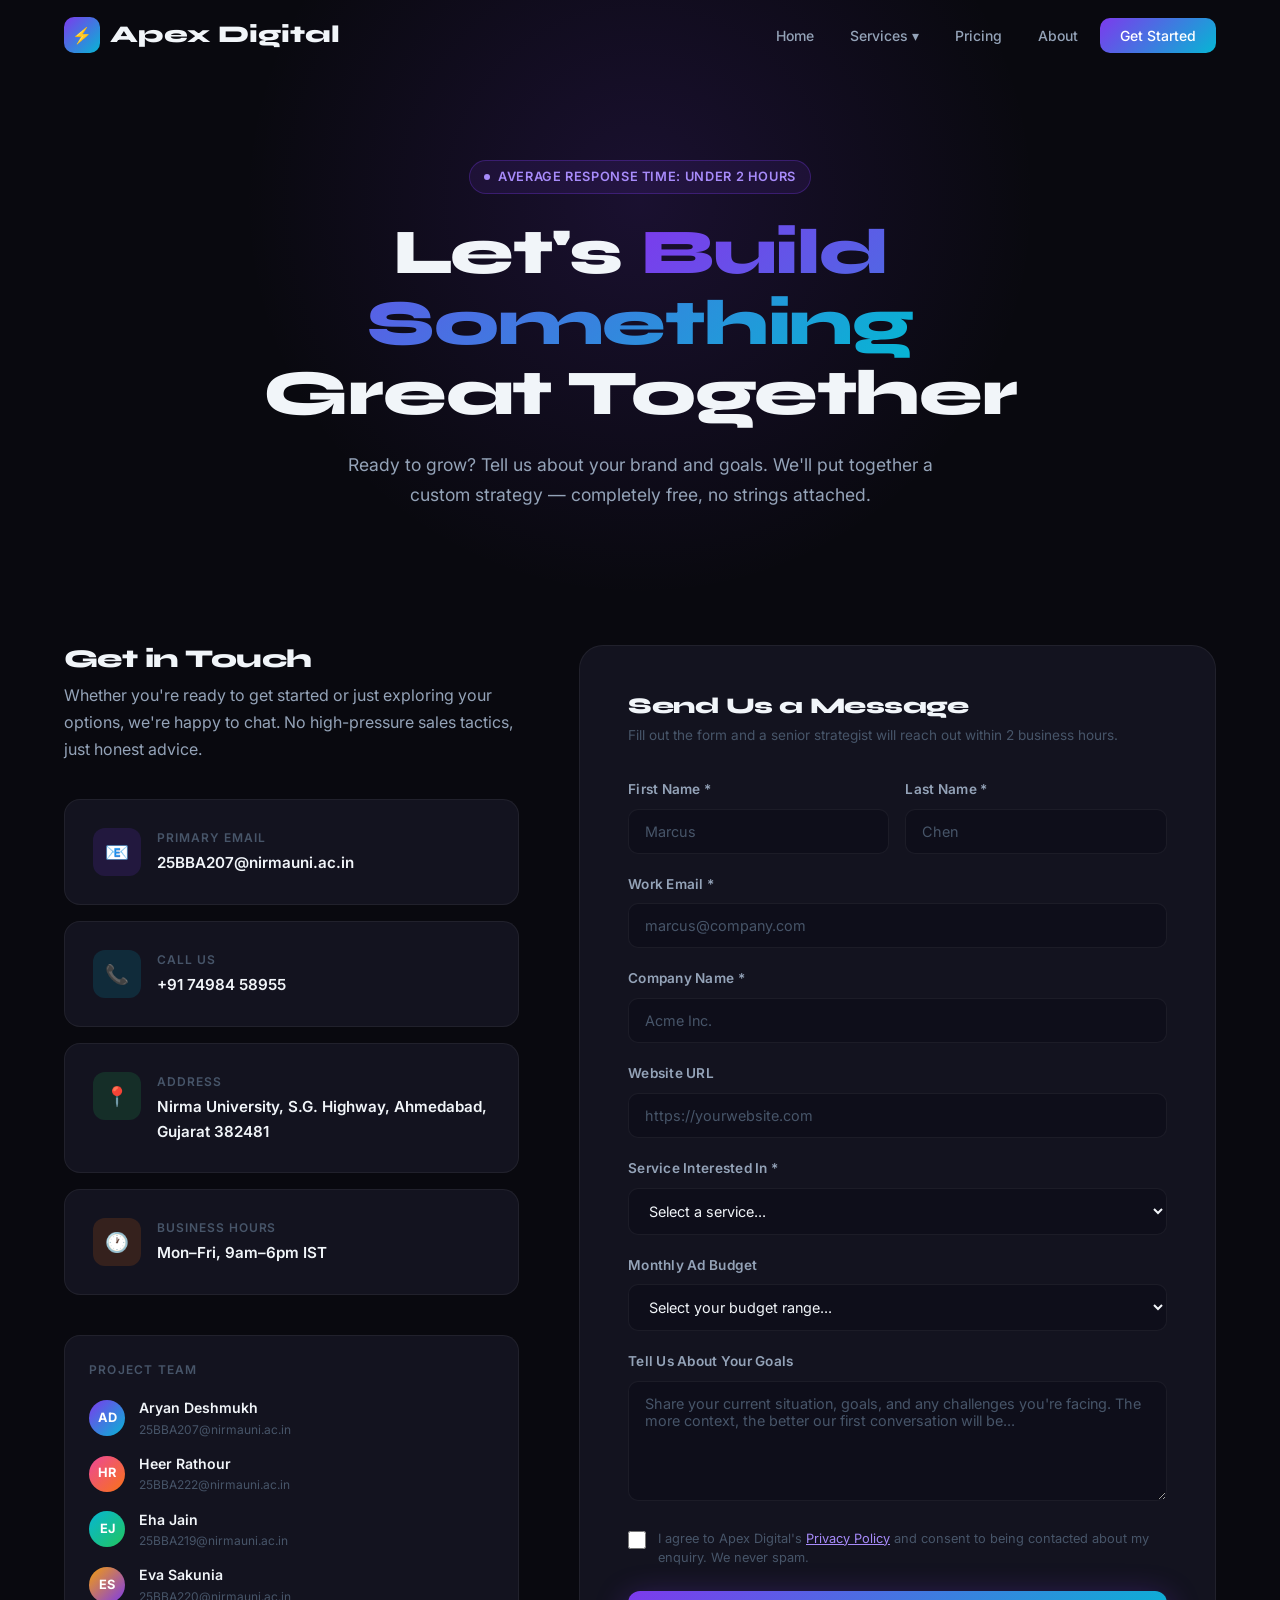
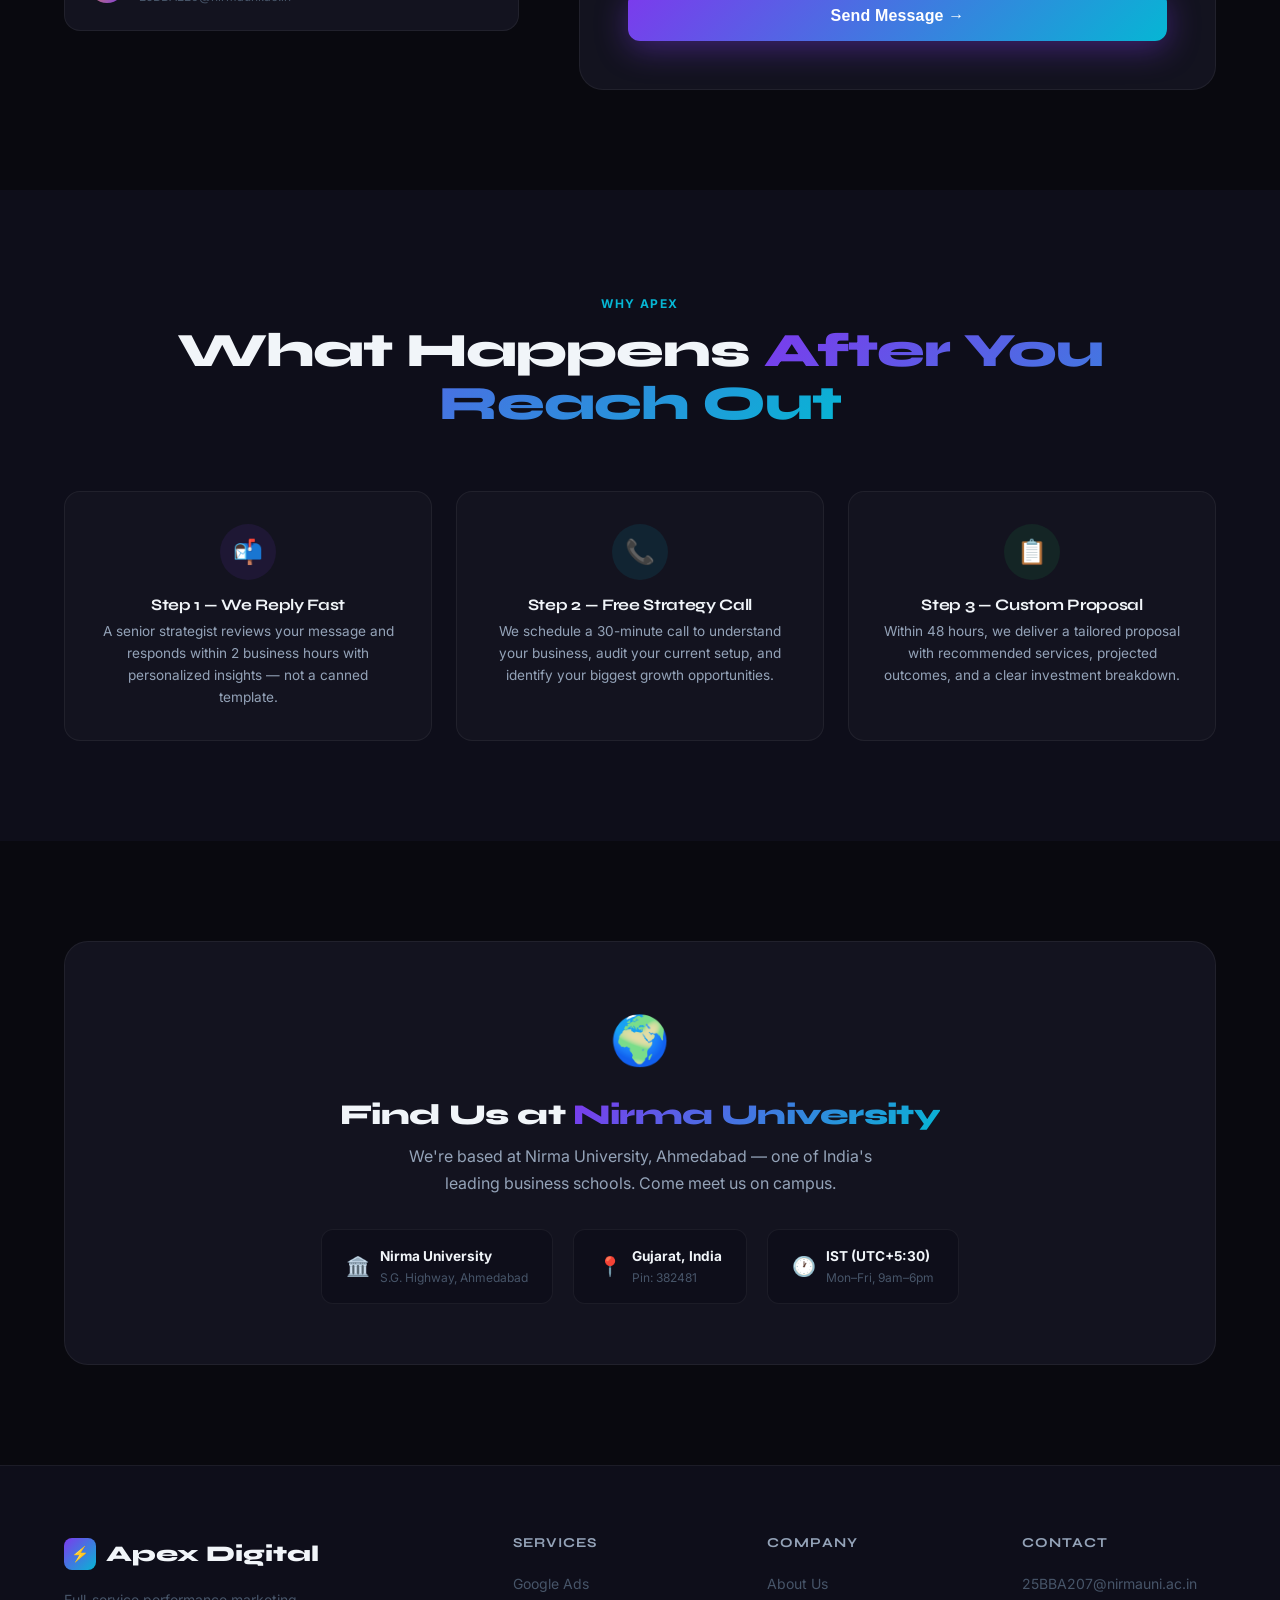
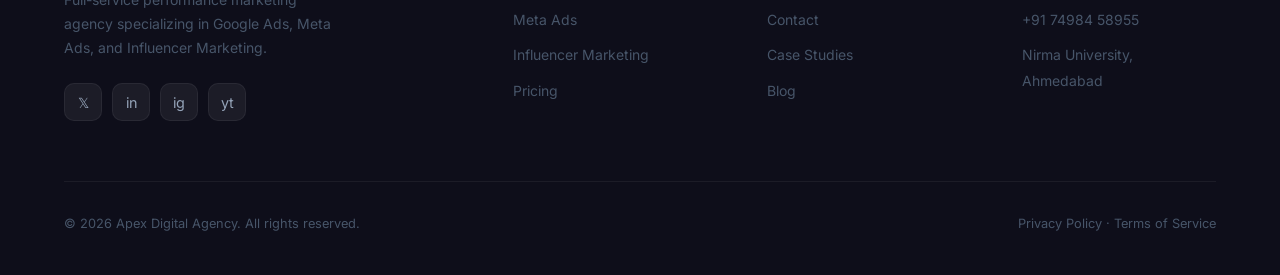
<file: contact.html>
<!DOCTYPE html>
<html lang="en">
<head>
  <meta charset="UTF-8" />
  <meta name="viewport" content="width=device-width, initial-scale=1.0" />
  <title>Contact Us — Apex Digital</title>
  <meta name="description" content="Get in touch with Apex Digital. Book a free strategy call or send us a message to start growing your brand today." />
  <link rel="stylesheet" href="styles.css" />
  <link rel="icon" href="data:image/svg+xml,<svg xmlns='http://www.w3.org/2000/svg' viewBox='0 0 100 100'><text y='.9em' font-size='90'>⚡</text></svg>" />
</head>
<body>

  <!-- NAV -->
  <nav>
    <a href="index.html" class="nav-logo">
      <div class="logo-icon">⚡</div>
      Apex Digital
    </a>
    <ul class="nav-links">
      <li><a href="index.html">Home</a></li>
      <li class="nav-dropdown">
        <a href="#">Services ▾</a>
        <div class="dropdown-menu">
          <a href="google-ads.html">🎯 Google Ads</a>
          <a href="meta-ads.html">📘 Meta Ads</a>
          <a href="influencer-marketing.html">🌟 Influencer Marketing</a>
        </div>
      </li>
      <li><a href="billing.html">Pricing</a></li>
      <li><a href="about.html">About</a></li>
      <li><a href="contact.html" class="nav-cta active">Get Started</a></li>
    </ul>
    <button class="hamburger"><span></span><span></span><span></span></button>
  </nav>

  <!-- HERO -->
  <div class="page-hero" style="padding-bottom: 60px;">
    <div class="page-hero-bg">
      <div class="glow" style="background: radial-gradient(ellipse, rgba(124,58,237,0.15) 0%, transparent 70%);"></div>
    </div>
    <div class="page-hero-content">
      <div class="hero-badge"><span class="dot"></span>Average response time: under 2 hours</div>
      <h1>Let's <span class="gradient-text">Build Something</span> Great Together</h1>
      <p>Ready to grow? Tell us about your brand and goals. We'll put together a custom strategy — completely free, no strings attached.</p>
    </div>
  </div>

  <!-- CONTACT SECTION -->
  <section style="padding-top: 40px;">
    <div style="display:grid; grid-template-columns:1fr 1.4fr; gap:60px; align-items:start;">

      <!-- LEFT: Info -->
      <div class="animate-on-scroll">
        <h2 style="font-size:1.6rem; font-weight:800; margin-bottom:8px;">Get in Touch</h2>
        <p style="color:var(--text-secondary); margin-bottom:36px; line-height:1.7;">Whether you're ready to get started or just exploring your options, we're happy to chat. No high-pressure sales tactics, just honest advice.</p>

        <div style="display:flex; flex-direction:column; gap:16px; margin-bottom:40px;">
          <div class="contact-info-card">
            <div class="contact-icon" style="background:rgba(124,58,237,0.15);">📧</div>
            <div>
              <div class="info-label">Primary Email</div>
              <div class="info-value">25BBA207@nirmauni.ac.in</div>
            </div>
          </div>
          <div class="contact-info-card">
            <div class="contact-icon" style="background:rgba(6,182,212,0.15);">📞</div>
            <div>
              <div class="info-label">Call Us</div>
              <div class="info-value">+91 74984 58955</div>
            </div>
          </div>
          <div class="contact-info-card">
            <div class="contact-icon" style="background:rgba(34,197,94,0.15);">📍</div>
            <div>
              <div class="info-label">Address</div>
              <div class="info-value">Nirma University, S.G. Highway, Ahmedabad, Gujarat 382481</div>
            </div>
          </div>
          <div class="contact-info-card">
            <div class="contact-icon" style="background:rgba(249,115,22,0.15);">🕐</div>
            <div>
              <div class="info-label">Business Hours</div>
              <div class="info-value">Mon–Fri, 9am–6pm IST</div>
            </div>
          </div>
        </div>

        <!-- Team Emails -->
        <div style="background:var(--bg-card); border:1px solid var(--border-light); border-radius:var(--radius); padding:24px;">
          <div style="font-size:0.75rem; text-transform:uppercase; letter-spacing:0.1em; color:var(--text-muted); font-weight:600; margin-bottom:18px;">PROJECT TEAM</div>
          <div style="display:flex; flex-direction:column; gap:14px;">
            <div style="display:flex; align-items:center; gap:14px;">
              <div style="width:36px; height:36px; border-radius:50%; background:linear-gradient(135deg,#7c3aed,#06b6d4); display:flex; align-items:center; justify-content:center; font-size:0.8rem; font-weight:700; color:white; flex-shrink:0;">AD</div>
              <div>
                <div style="font-weight:600; font-size:0.88rem;">Aryan Deshmukh</div>
                <div style="font-size:0.75rem; color:var(--text-muted);"><a href="mailto:25BBA207@nirmauni.ac.in" style="color:var(--text-muted); text-decoration:none;">25BBA207@nirmauni.ac.in</a></div>
              </div>
            </div>
            <div style="display:flex; align-items:center; gap:14px;">
              <div style="width:36px; height:36px; border-radius:50%; background:linear-gradient(135deg,#ec4899,#f97316); display:flex; align-items:center; justify-content:center; font-size:0.8rem; font-weight:700; color:white; flex-shrink:0;">HR</div>
              <div>
                <div style="font-weight:600; font-size:0.88rem;">Heer Rathour</div>
                <div style="font-size:0.75rem; color:var(--text-muted);"><a href="mailto:25BBA222@nirmauni.ac.in" style="color:var(--text-muted); text-decoration:none;">25BBA222@nirmauni.ac.in</a></div>
              </div>
            </div>
            <div style="display:flex; align-items:center; gap:14px;">
              <div style="width:36px; height:36px; border-radius:50%; background:linear-gradient(135deg,#06b6d4,#22c55e); display:flex; align-items:center; justify-content:center; font-size:0.8rem; font-weight:700; color:white; flex-shrink:0;">EJ</div>
              <div>
                <div style="font-weight:600; font-size:0.88rem;">Eha Jain</div>
                <div style="font-size:0.75rem; color:var(--text-muted);"><a href="mailto:25BBA219@nirmauni.ac.in" style="color:var(--text-muted); text-decoration:none;">25BBA219@nirmauni.ac.in</a></div>
              </div>
            </div>
            <div style="display:flex; align-items:center; gap:14px;">
              <div style="width:36px; height:36px; border-radius:50%; background:linear-gradient(135deg,#f59e0b,#7c3aed); display:flex; align-items:center; justify-content:center; font-size:0.8rem; font-weight:700; color:white; flex-shrink:0;">ES</div>
              <div>
                <div style="font-weight:600; font-size:0.88rem;">Eva Sakunia</div>
                <div style="font-size:0.75rem; color:var(--text-muted);"><a href="mailto:25BBA220@nirmauni.ac.in" style="color:var(--text-muted); text-decoration:none;">25BBA220@nirmauni.ac.in</a></div>
              </div>
            </div>
          </div>
        </div>
      </div>

      <!-- RIGHT: Form -->
      <div class="animate-on-scroll">
        <div style="background:var(--bg-card); border:1px solid var(--border-light); border-radius:var(--radius-lg); padding:48px;">
          <h3 style="font-size:1.4rem; font-weight:800; margin-bottom:6px;">Send Us a Message</h3>
          <p style="font-size:0.85rem; color:var(--text-muted); margin-bottom:32px;">Fill out the form and a senior strategist will reach out within 2 business hours.</p>

          <form id="contact-form">
            <div class="form-row">
              <div class="form-group">
                <label for="first-name">First Name *</label>
                <input type="text" id="first-name" name="first_name" placeholder="Marcus" required />
              </div>
              <div class="form-group">
                <label for="last-name">Last Name *</label>
                <input type="text" id="last-name" name="last_name" placeholder="Chen" required />
              </div>
            </div>

            <div class="form-group">
              <label for="email">Work Email *</label>
              <input type="email" id="email" name="email" placeholder="marcus@company.com" required />
            </div>

            <div class="form-group">
              <label for="company">Company Name *</label>
              <input type="text" id="company" name="company" placeholder="Acme Inc." required />
            </div>

            <div class="form-group">
              <label for="website">Website URL</label>
              <input type="url" id="website" name="website" placeholder="https://yourwebsite.com" />
            </div>

            <div class="form-group">
              <label for="service">Service Interested In *</label>
              <select id="service" name="service" required>
                <option value="" disabled selected>Select a service...</option>
                <option value="google-ads">🎯 Google Ads Management</option>
                <option value="meta-ads">📘 Meta Ads Management</option>
                <option value="influencer">🌟 Influencer Marketing</option>
                <option value="bundle">⚡ Full-Service Bundle</option>
                <option value="other">Other / Not Sure Yet</option>
              </select>
            </div>

            <div class="form-group">
              <label for="budget">Monthly Ad Budget</label>
              <select id="budget" name="budget">
                <option value="" disabled selected>Select your budget range...</option>
                <option value="under5k">Under $5,000/mo</option>
                <option value="5k-25k">$5,000 – $25,000/mo</option>
                <option value="25k-100k">$25,000 – $100,000/mo</option>
                <option value="over100k">Over $100,000/mo</option>
              </select>
            </div>

            <div class="form-group">
              <label for="message">Tell Us About Your Goals</label>
              <textarea id="message" name="message" placeholder="Share your current situation, goals, and any challenges you're facing. The more context, the better our first conversation will be..."></textarea>
            </div>

            <div style="display:flex; align-items:flex-start; gap:12px; margin-bottom:24px;">
              <input type="checkbox" id="consent" name="consent" style="width:18px; height:18px; margin-top:2px; accent-color:var(--accent-1); flex-shrink:0; cursor:pointer;" required />
              <label for="consent" style="font-size:0.8rem; color:var(--text-muted); line-height:1.5; cursor:pointer;">
                I agree to Apex Digital's <a href="#" style="color:#a78bfa;">Privacy Policy</a> and consent to being contacted about my enquiry. We never spam.
              </label>
            </div>

            <button type="submit" class="btn btn-primary" style="width:100%; justify-content:center; font-size:1rem; padding:16px;">
              Send Message →
            </button>
          </form>
        </div>
      </div>
    </div>
  </section>

  <!-- TRUST SIGNALS -->
  <section style="background:var(--bg-secondary);">
    <div class="section-header centered animate-on-scroll">
      <span class="section-label">Why Apex</span>
      <h2 class="section-title">What Happens <span class="gradient-text">After You Reach Out</span></h2>
    </div>
    <div class="grid-3">
      <div class="card animate-on-scroll" style="text-align:center;">
        <div style="width:56px; height:56px; background:rgba(124,58,237,0.1); border-radius:50%; display:flex; align-items:center; justify-content:center; font-size:1.5rem; margin:0 auto 16px;">📬</div>
        <h3 style="font-size:1rem; margin-bottom:8px;">Step 1 — We Reply Fast</h3>
        <p style="font-size:0.85rem; color:var(--text-secondary);">A senior strategist reviews your message and responds within 2 business hours with personalized insights — not a canned template.</p>
      </div>
      <div class="card animate-on-scroll" style="text-align:center;">
        <div style="width:56px; height:56px; background:rgba(6,182,212,0.1); border-radius:50%; display:flex; align-items:center; justify-content:center; font-size:1.5rem; margin:0 auto 16px;">📞</div>
        <h3 style="font-size:1rem; margin-bottom:8px;">Step 2 — Free Strategy Call</h3>
        <p style="font-size:0.85rem; color:var(--text-secondary);">We schedule a 30-minute call to understand your business, audit your current setup, and identify your biggest growth opportunities.</p>
      </div>
      <div class="card animate-on-scroll" style="text-align:center;">
        <div style="width:56px; height:56px; background:rgba(34,197,94,0.1); border-radius:50%; display:flex; align-items:center; justify-content:center; font-size:1.5rem; margin:0 auto 16px;">📋</div>
        <h3 style="font-size:1rem; margin-bottom:8px;">Step 3 — Custom Proposal</h3>
        <p style="font-size:0.85rem; color:var(--text-secondary);">Within 48 hours, we deliver a tailored proposal with recommended services, projected outcomes, and a clear investment breakdown.</p>
      </div>
    </div>
  </section>

  <!-- MAP / VISUAL -->
  <section>
    <div style="background:var(--bg-card); border:1px solid var(--border-light); border-radius:var(--radius-lg); padding:60px; text-align:center;" class="animate-on-scroll">
      <div style="font-size:3rem; margin-bottom:20px;">🌍</div>
      <h2 style="font-size:1.8rem; font-weight:800; margin-bottom:12px;">Find Us at <span class="gradient-text">Nirma University</span></h2>
      <p style="color:var(--text-secondary); max-width:500px; margin:0 auto 32px; line-height:1.7;">We're based at Nirma University, Ahmedabad — one of India's leading business schools. Come meet us on campus.</p>
      <div style="display:flex; gap:20px; justify-content:center; flex-wrap:wrap;">
        <div style="background:var(--bg-secondary); border:1px solid var(--border-light); border-radius:12px; padding:16px 24px; display:flex; align-items:center; gap:10px;">
          <span style="font-size:1.2rem;">🏛️</span>
          <div style="text-align:left;">
            <div style="font-weight:700; font-size:0.85rem;">Nirma University</div>
            <div style="font-size:0.75rem; color:var(--text-muted);">S.G. Highway, Ahmedabad</div>
          </div>
        </div>
        <div style="background:var(--bg-secondary); border:1px solid var(--border-light); border-radius:12px; padding:16px 24px; display:flex; align-items:center; gap:10px;">
          <span style="font-size:1.2rem;">📍</span>
          <div style="text-align:left;">
            <div style="font-weight:700; font-size:0.85rem;">Gujarat, India</div>
            <div style="font-size:0.75rem; color:var(--text-muted);">Pin: 382481</div>
          </div>
        </div>
        <div style="background:var(--bg-secondary); border:1px solid var(--border-light); border-radius:12px; padding:16px 24px; display:flex; align-items:center; gap:10px;">
          <span style="font-size:1.2rem;">🕐</span>
          <div style="text-align:left;">
            <div style="font-weight:700; font-size:0.85rem;">IST (UTC+5:30)</div>
            <div style="font-size:0.75rem; color:var(--text-muted);">Mon–Fri, 9am–6pm</div>
          </div>
        </div>
      </div>
    </div>
  </section>

  <!-- FOOTER -->
  <footer>
    <div class="footer-grid">
      <div class="footer-brand">
        <a href="index.html" class="logo">
          <div class="logo-icon" style="width:32px;height:32px;background:linear-gradient(135deg,#7c3aed,#06b6d4);border-radius:8px;display:flex;align-items:center;justify-content:center;font-size:0.9rem;">⚡</div>
          Apex Digital
        </a>
        <p>Full-service performance marketing agency specializing in Google Ads, Meta Ads, and Influencer Marketing.</p>
        <div class="footer-social">
          <a href="#">𝕏</a><a href="#">in</a><a href="#">ig</a><a href="#">yt</a>
        </div>
      </div>
      <div class="footer-col">
        <h4>Services</h4>
        <ul>
          <li><a href="google-ads.html">Google Ads</a></li>
          <li><a href="meta-ads.html">Meta Ads</a></li>
          <li><a href="influencer-marketing.html">Influencer Marketing</a></li>
          <li><a href="billing.html">Pricing</a></li>
        </ul>
      </div>
      <div class="footer-col">
        <h4>Company</h4>
        <ul>
          <li><a href="about.html">About Us</a></li>
          <li><a href="contact.html">Contact</a></li>
          <li><a href="#">Case Studies</a></li>
          <li><a href="#">Blog</a></li>
        </ul>
      </div>
      <div class="footer-col">
        <h4>Contact</h4>
        <ul>
          <li><a href="mailto:25BBA207@nirmauni.ac.in">25BBA207@nirmauni.ac.in</a></li>
          <li><a href="tel:+917498458955">+91 74984 58955</a></li>
          <li><a href="#">Nirma University, Ahmedabad</a></li>
        </ul>
      </div>
    </div>
    <div class="footer-bottom">
      <span>© 2026 Apex Digital Agency. All rights reserved.</span>
      <span>Privacy Policy · Terms of Service</span>
    </div>
  </footer>

  <script src="script.js"></script>
</body>
</html>
</file>
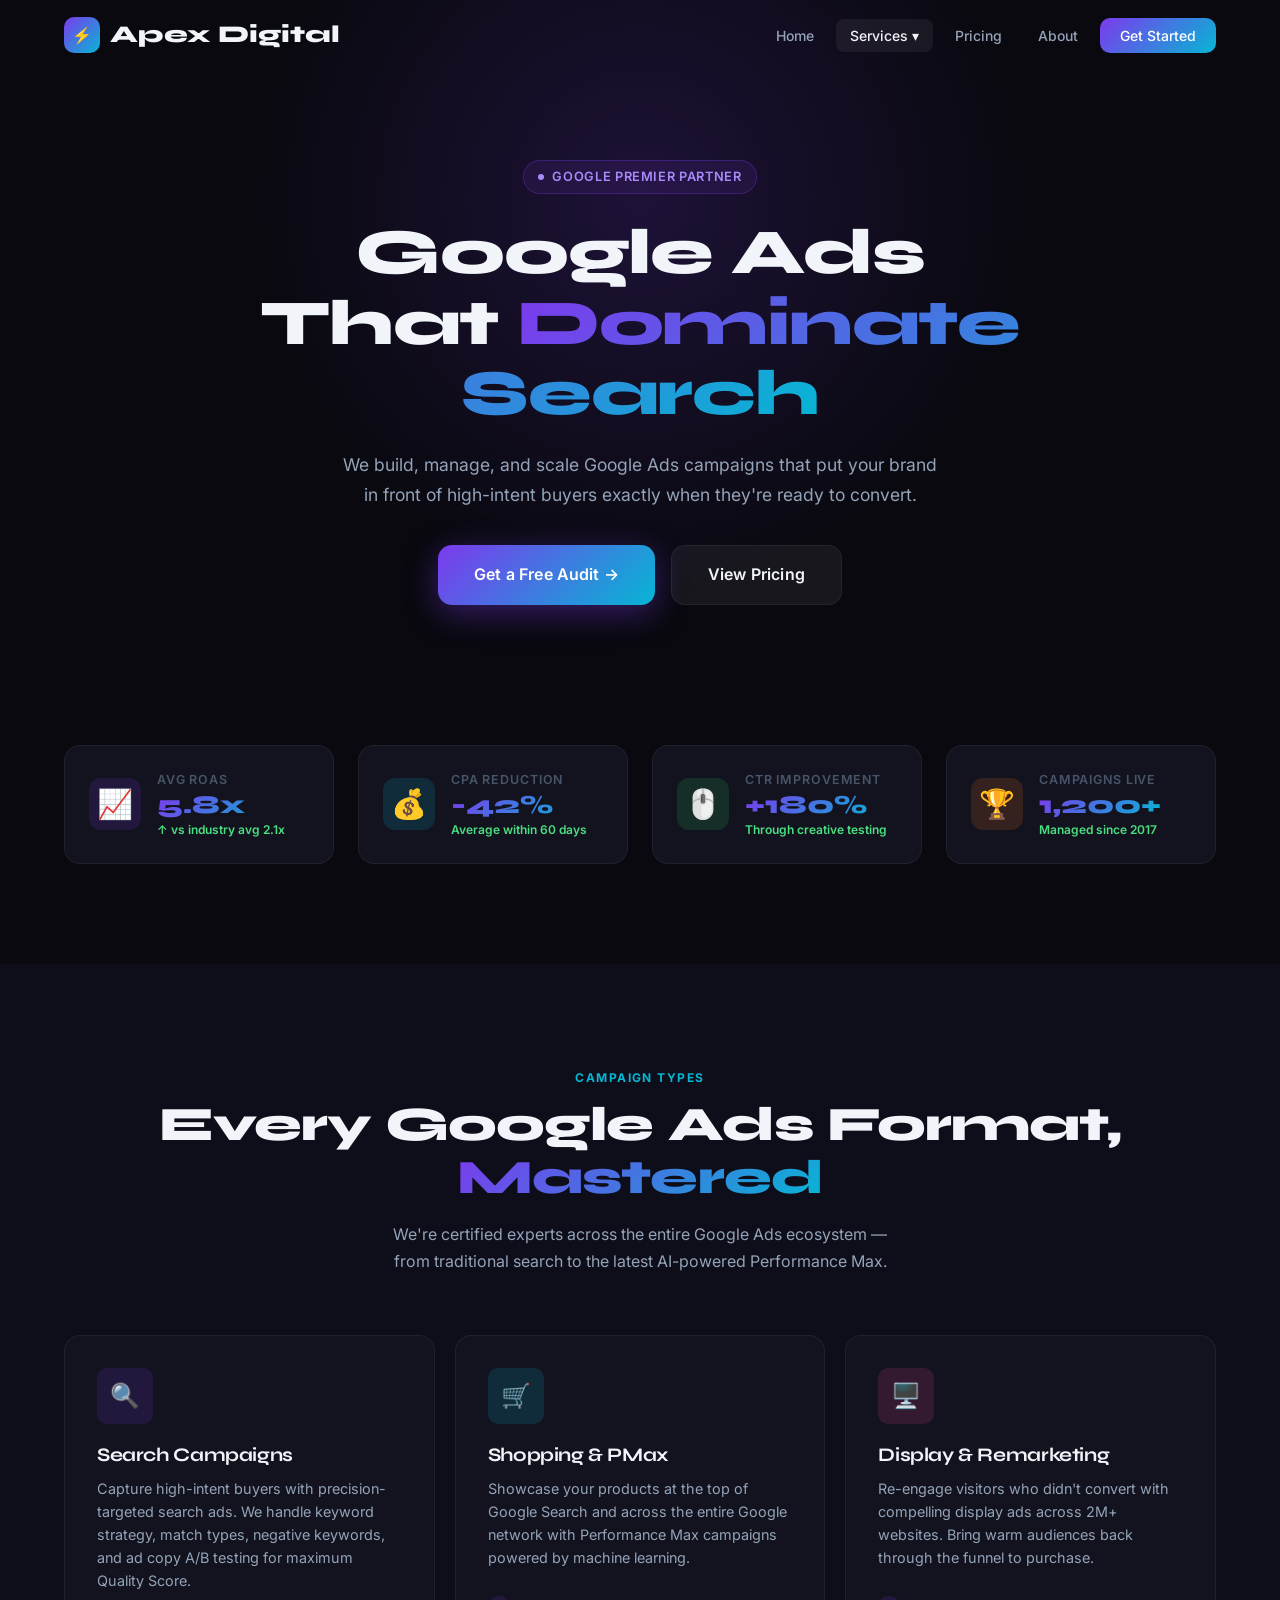
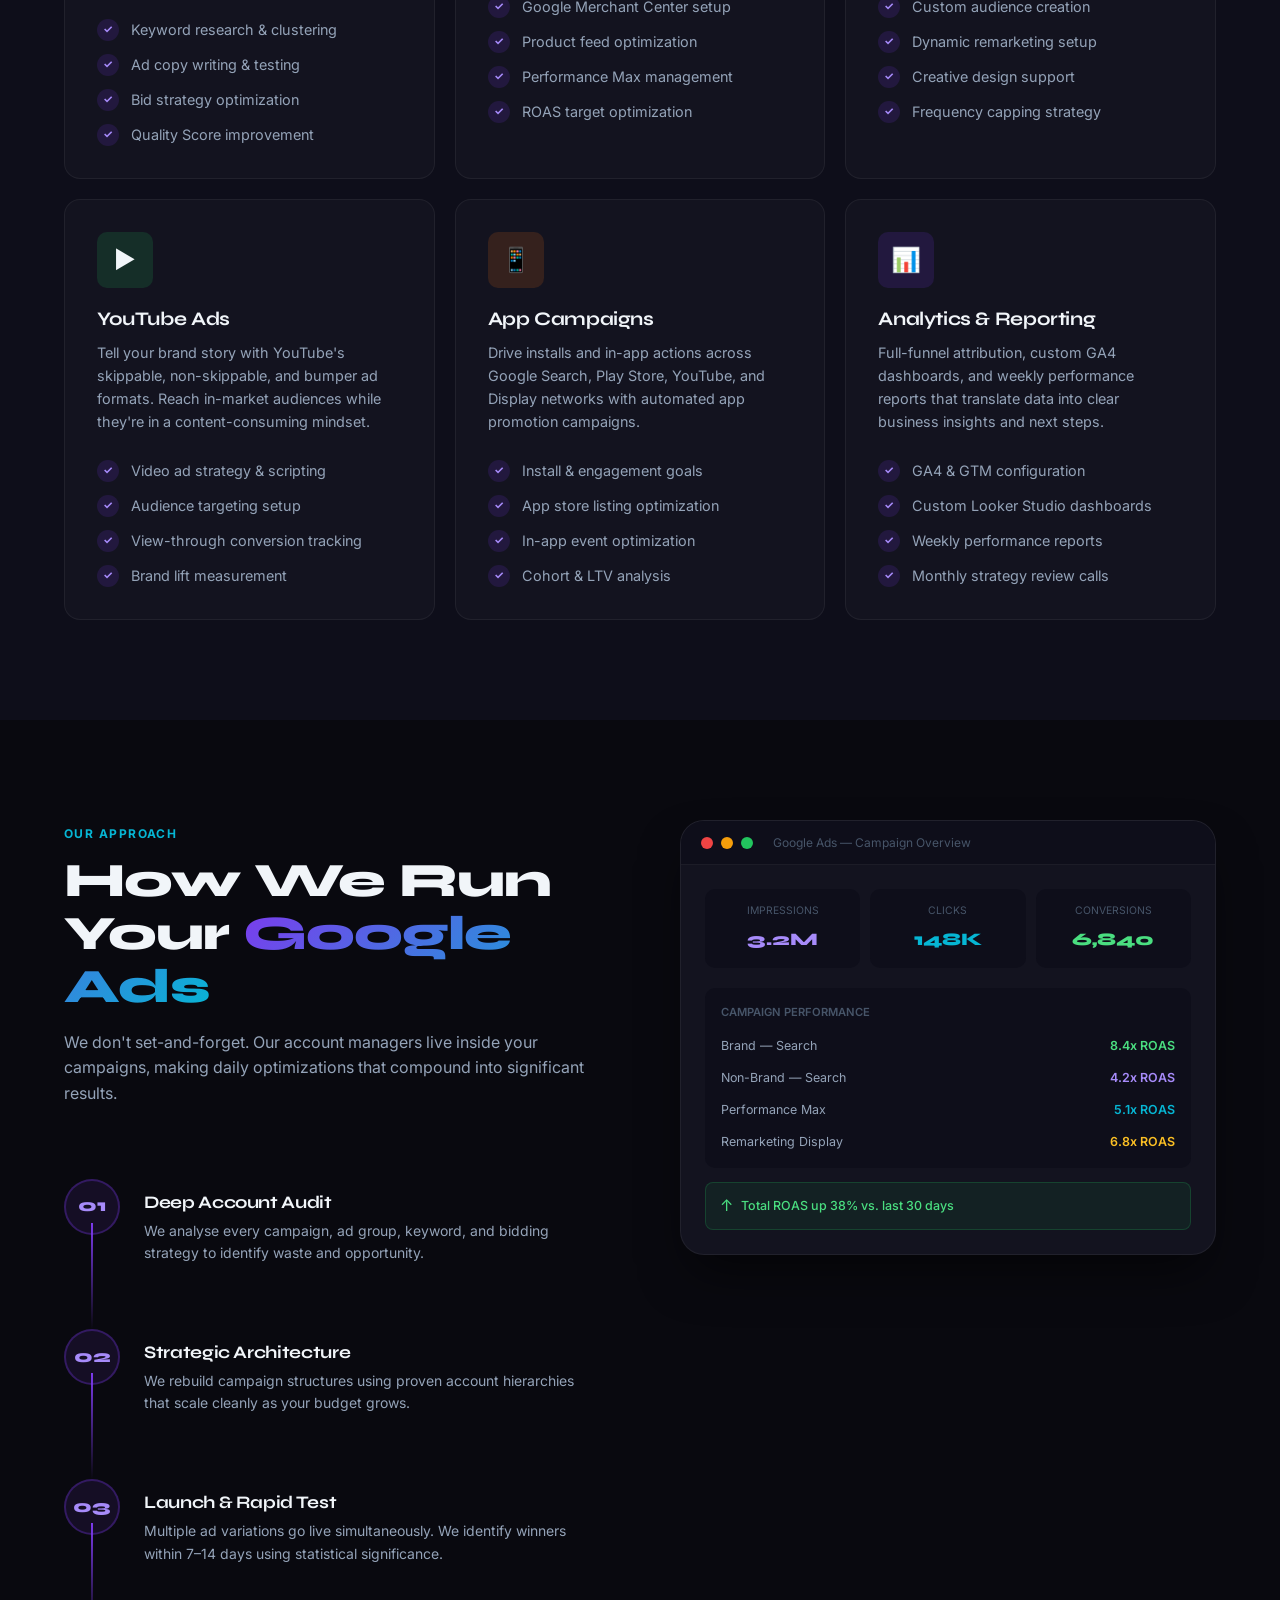
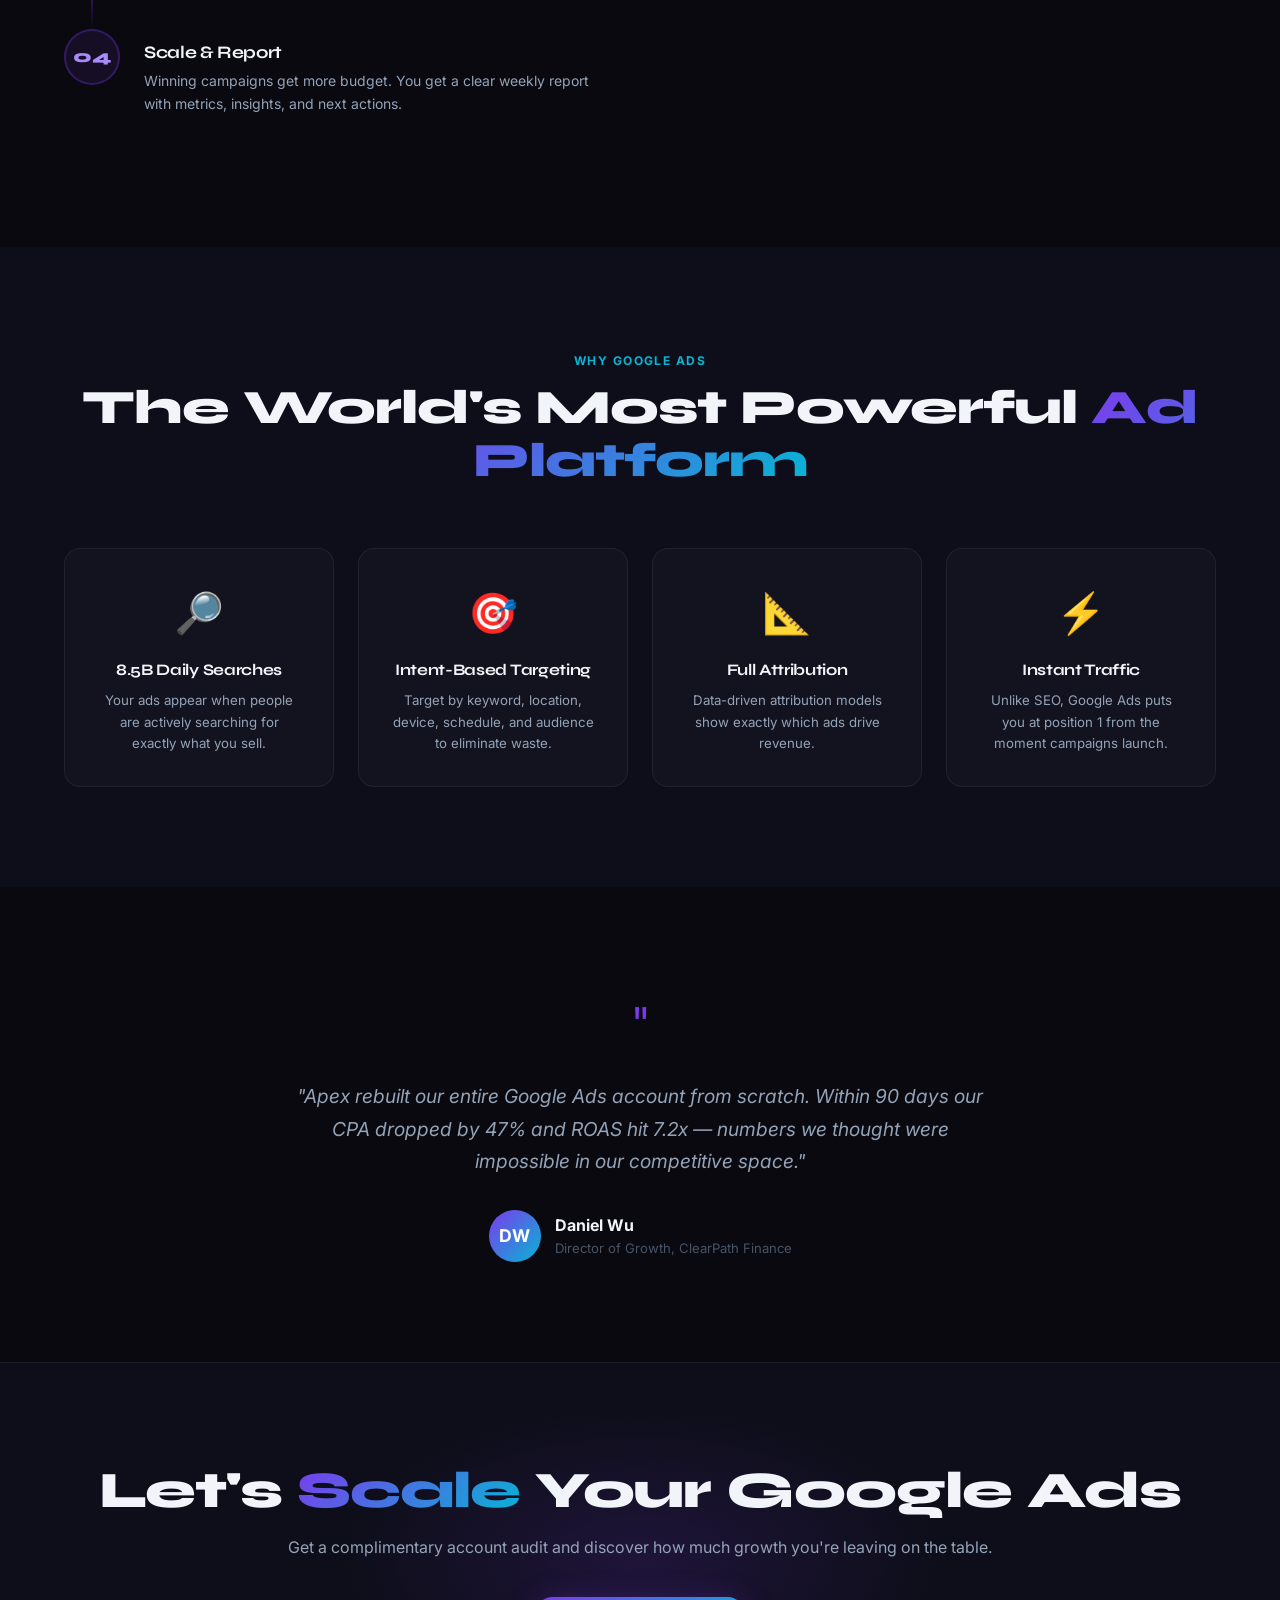
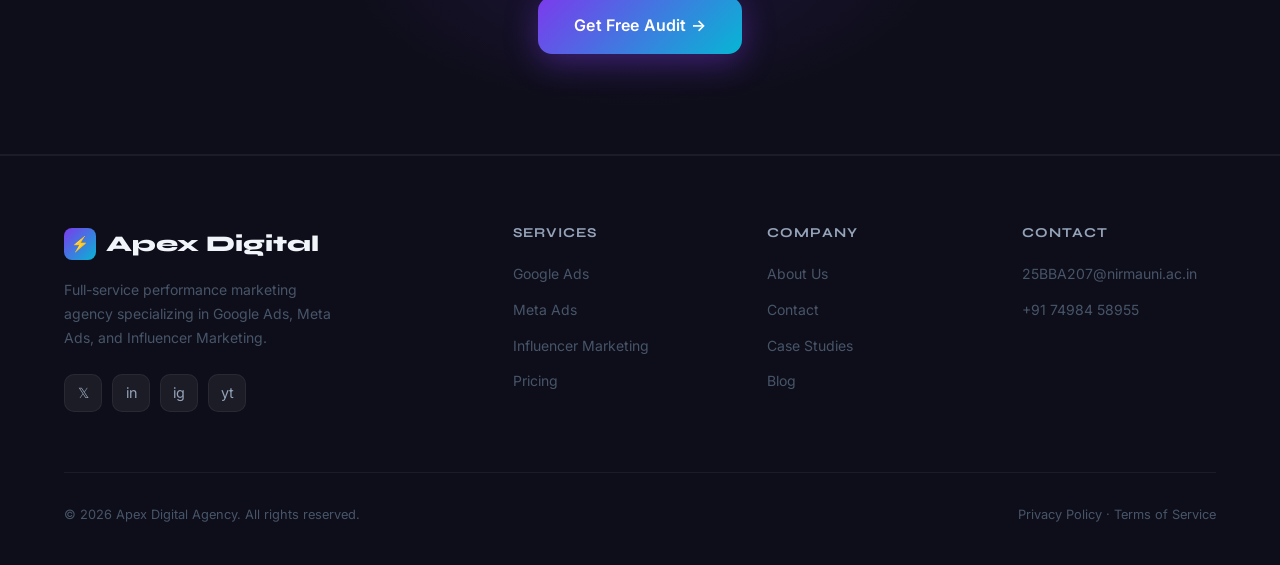
<file: google-ads.html>
<!DOCTYPE html>
<html lang="en">
<head>
  <meta charset="UTF-8" />
  <meta name="viewport" content="width=device-width, initial-scale=1.0" />
  <title>Google Ads Management — Apex Digital</title>
  <meta name="description" content="Expert Google Ads management to maximize your ROAS. Search, Shopping, Display, YouTube & Performance Max campaigns." />
  <link rel="stylesheet" href="styles.css" />
  <link rel="icon" href="data:image/svg+xml,<svg xmlns='http://www.w3.org/2000/svg' viewBox='0 0 100 100'><text y='.9em' font-size='90'>⚡</text></svg>" />
</head>
<body>

  <!-- NAV -->
  <nav>
    <a href="index.html" class="nav-logo">
      <div class="logo-icon">⚡</div>
      Apex Digital
    </a>
    <ul class="nav-links">
      <li><a href="index.html">Home</a></li>
      <li class="nav-dropdown">
        <a href="#" class="active">Services ▾</a>
        <div class="dropdown-menu">
          <a href="google-ads.html">🎯 Google Ads</a>
          <a href="meta-ads.html">📘 Meta Ads</a>
          <a href="influencer-marketing.html">🌟 Influencer Marketing</a>
        </div>
      </li>
      <li><a href="billing.html">Pricing</a></li>
      <li><a href="about.html">About</a></li>
      <li><a href="contact.html" class="nav-cta">Get Started</a></li>
    </ul>
    <button class="hamburger"><span></span><span></span><span></span></button>
  </nav>

  <!-- PAGE HERO -->
  <div class="page-hero">
    <div class="page-hero-bg">
      <div class="glow" style="background: radial-gradient(ellipse, rgba(124,58,237,0.18) 0%, transparent 70%);"></div>
    </div>
    <div class="page-hero-content">
      <div class="hero-badge"><span class="dot"></span>Google Premier Partner</div>
      <h1>Google Ads That <span class="gradient-text">Dominate Search</span></h1>
      <p>We build, manage, and scale Google Ads campaigns that put your brand in front of high-intent buyers exactly when they're ready to convert.</p>
      <div style="display:flex; gap:16px; justify-content:center; flex-wrap:wrap;">
        <a href="contact.html" class="btn btn-primary btn-lg">Get a Free Audit →</a>
        <a href="billing.html" class="btn btn-secondary btn-lg">View Pricing</a>
      </div>
    </div>
  </div>

  <!-- METRIC HIGHLIGHTS -->
  <section style="padding-top: 40px;">
    <div class="grid-4 animate-on-scroll">
      <div class="metric-card">
        <div class="metric-icon" style="background:rgba(124,58,237,0.15);">📈</div>
        <div>
          <div class="metric-label">Avg ROAS</div>
          <div class="metric-value gradient-text">5.8x</div>
          <div class="metric-change">↑ vs industry avg 2.1x</div>
        </div>
      </div>
      <div class="metric-card">
        <div class="metric-icon" style="background:rgba(6,182,212,0.15);">💰</div>
        <div>
          <div class="metric-label">CPA Reduction</div>
          <div class="metric-value gradient-text">-42%</div>
          <div class="metric-change">Average within 60 days</div>
        </div>
      </div>
      <div class="metric-card">
        <div class="metric-icon" style="background:rgba(34,197,94,0.15);">🖱️</div>
        <div>
          <div class="metric-label">CTR Improvement</div>
          <div class="metric-value gradient-text">+180%</div>
          <div class="metric-change">Through creative testing</div>
        </div>
      </div>
      <div class="metric-card">
        <div class="metric-icon" style="background:rgba(249,115,22,0.15);">🏆</div>
        <div>
          <div class="metric-label">Campaigns Live</div>
          <div class="metric-value gradient-text">1,200+</div>
          <div class="metric-change">Managed since 2017</div>
        </div>
      </div>
    </div>
  </section>

  <!-- CAMPAIGN TYPES -->
  <section style="background: var(--bg-secondary);">
    <div class="section-header centered animate-on-scroll">
      <span class="section-label">Campaign Types</span>
      <h2 class="section-title">Every Google Ads Format, <span class="gradient-text">Mastered</span></h2>
      <p class="section-subtitle">We're certified experts across the entire Google Ads ecosystem — from traditional search to the latest AI-powered Performance Max.</p>
    </div>
    <div class="grid-3" style="gap:20px;">
      <div class="card animate-on-scroll">
        <div class="card-icon purple">🔍</div>
        <h3>Search Campaigns</h3>
        <p>Capture high-intent buyers with precision-targeted search ads. We handle keyword strategy, match types, negative keywords, and ad copy A/B testing for maximum Quality Score.</p>
        <br/>
        <ul class="feature-list">
          <li>Keyword research & clustering</li>
          <li>Ad copy writing & testing</li>
          <li>Bid strategy optimization</li>
          <li>Quality Score improvement</li>
        </ul>
      </div>
      <div class="card animate-on-scroll">
        <div class="card-icon cyan">🛒</div>
        <h3>Shopping & PMax</h3>
        <p>Showcase your products at the top of Google Search and across the entire Google network with Performance Max campaigns powered by machine learning.</p>
        <br/>
        <ul class="feature-list">
          <li>Google Merchant Center setup</li>
          <li>Product feed optimization</li>
          <li>Performance Max management</li>
          <li>ROAS target optimization</li>
        </ul>
      </div>
      <div class="card animate-on-scroll">
        <div class="card-icon pink">🖥️</div>
        <h3>Display & Remarketing</h3>
        <p>Re-engage visitors who didn't convert with compelling display ads across 2M+ websites. Bring warm audiences back through the funnel to purchase.</p>
        <br/>
        <ul class="feature-list">
          <li>Custom audience creation</li>
          <li>Dynamic remarketing setup</li>
          <li>Creative design support</li>
          <li>Frequency capping strategy</li>
        </ul>
      </div>
      <div class="card animate-on-scroll">
        <div class="card-icon green">▶️</div>
        <h3>YouTube Ads</h3>
        <p>Tell your brand story with YouTube's skippable, non-skippable, and bumper ad formats. Reach in-market audiences while they're in a content-consuming mindset.</p>
        <br/>
        <ul class="feature-list">
          <li>Video ad strategy & scripting</li>
          <li>Audience targeting setup</li>
          <li>View-through conversion tracking</li>
          <li>Brand lift measurement</li>
        </ul>
      </div>
      <div class="card animate-on-scroll">
        <div class="card-icon orange">📱</div>
        <h3>App Campaigns</h3>
        <p>Drive installs and in-app actions across Google Search, Play Store, YouTube, and Display networks with automated app promotion campaigns.</p>
        <br/>
        <ul class="feature-list">
          <li>Install & engagement goals</li>
          <li>App store listing optimization</li>
          <li>In-app event optimization</li>
          <li>Cohort & LTV analysis</li>
        </ul>
      </div>
      <div class="card animate-on-scroll">
        <div class="card-icon purple">📊</div>
        <h3>Analytics & Reporting</h3>
        <p>Full-funnel attribution, custom GA4 dashboards, and weekly performance reports that translate data into clear business insights and next steps.</p>
        <br/>
        <ul class="feature-list">
          <li>GA4 & GTM configuration</li>
          <li>Custom Looker Studio dashboards</li>
          <li>Weekly performance reports</li>
          <li>Monthly strategy review calls</li>
        </ul>
      </div>
    </div>
  </section>

  <!-- PROCESS -->
  <section>
    <div style="display:grid; grid-template-columns:1fr 1fr; gap:80px; align-items:start;">
      <div class="animate-on-scroll">
        <span class="section-label">Our Approach</span>
        <h2 class="section-title" style="margin-bottom:16px;">How We Run Your <span class="gradient-text">Google Ads</span></h2>
        <p style="color:var(--text-secondary); margin-bottom:40px;">We don't set-and-forget. Our account managers live inside your campaigns, making daily optimizations that compound into significant results.</p>
        <div class="process-steps">
          <div class="process-step">
            <div class="step-number">01</div>
            <div class="step-content">
              <h3>Deep Account Audit</h3>
              <p>We analyse every campaign, ad group, keyword, and bidding strategy to identify waste and opportunity.</p>
            </div>
          </div>
          <div class="process-step">
            <div class="step-number">02</div>
            <div class="step-content">
              <h3>Strategic Architecture</h3>
              <p>We rebuild campaign structures using proven account hierarchies that scale cleanly as your budget grows.</p>
            </div>
          </div>
          <div class="process-step">
            <div class="step-number">03</div>
            <div class="step-content">
              <h3>Launch & Rapid Test</h3>
              <p>Multiple ad variations go live simultaneously. We identify winners within 7–14 days using statistical significance.</p>
            </div>
          </div>
          <div class="process-step">
            <div class="step-number">04</div>
            <div class="step-content">
              <h3>Scale & Report</h3>
              <p>Winning campaigns get more budget. You get a clear weekly report with metrics, insights, and next actions.</p>
            </div>
          </div>
        </div>
      </div>
      <div class="animate-on-scroll">
        <div class="dashboard-mockup">
          <div class="mockup-bar">
            <div class="dot red"></div>
            <div class="dot yellow"></div>
            <div class="dot green"></div>
            <span style="margin-left:12px; font-size:0.75rem; color:var(--text-muted);">Google Ads — Campaign Overview</span>
          </div>
          <div class="mockup-content">
            <div style="display:grid; grid-template-columns:1fr 1fr 1fr; gap:10px; margin-bottom:20px; text-align:center;">
              <div style="background:var(--bg-secondary); border-radius:10px; padding:14px;">
                <div style="font-size:0.65rem; color:var(--text-muted); text-transform:uppercase; margin-bottom:6px;">Impressions</div>
                <div style="font-family:'Syne',sans-serif; font-weight:800; font-size:1.1rem; color:#a78bfa;">3.2M</div>
              </div>
              <div style="background:var(--bg-secondary); border-radius:10px; padding:14px;">
                <div style="font-size:0.65rem; color:var(--text-muted); text-transform:uppercase; margin-bottom:6px;">Clicks</div>
                <div style="font-family:'Syne',sans-serif; font-weight:800; font-size:1.1rem; color:#06b6d4;">148K</div>
              </div>
              <div style="background:var(--bg-secondary); border-radius:10px; padding:14px;">
                <div style="font-size:0.65rem; color:var(--text-muted); text-transform:uppercase; margin-bottom:6px;">Conversions</div>
                <div style="font-family:'Syne',sans-serif; font-weight:800; font-size:1.1rem; color:#4ade80;">6,840</div>
              </div>
            </div>
            <div style="background:var(--bg-secondary); border-radius:10px; padding:16px; margin-bottom:14px;">
              <div style="font-size:0.7rem; color:var(--text-muted); margin-bottom:14px; font-weight:600;">CAMPAIGN PERFORMANCE</div>
              <div style="display:flex; flex-direction:column; gap:12px;">
                <div style="display:flex; justify-content:space-between; align-items:center;">
                  <span style="font-size:0.78rem; color:var(--text-secondary);">Brand — Search</span>
                  <span style="font-size:0.78rem; color:#4ade80; font-weight:600;">8.4x ROAS</span>
                </div>
                <div style="display:flex; justify-content:space-between; align-items:center;">
                  <span style="font-size:0.78rem; color:var(--text-secondary);">Non-Brand — Search</span>
                  <span style="font-size:0.78rem; color:#a78bfa; font-weight:600;">4.2x ROAS</span>
                </div>
                <div style="display:flex; justify-content:space-between; align-items:center;">
                  <span style="font-size:0.78rem; color:var(--text-secondary);">Performance Max</span>
                  <span style="font-size:0.78rem; color:#06b6d4; font-weight:600;">5.1x ROAS</span>
                </div>
                <div style="display:flex; justify-content:space-between; align-items:center;">
                  <span style="font-size:0.78rem; color:var(--text-secondary);">Remarketing Display</span>
                  <span style="font-size:0.78rem; color:#fbbf24; font-weight:600;">6.8x ROAS</span>
                </div>
              </div>
            </div>
            <div style="display:flex; align-items:center; gap:8px; background:rgba(34,197,94,0.08); border:1px solid rgba(34,197,94,0.2); border-radius:8px; padding:10px 14px;">
              <span style="color:#4ade80; font-size:1rem;">↑</span>
              <span style="font-size:0.78rem; color:#4ade80; font-weight:500;">Total ROAS up 38% vs. last 30 days</span>
            </div>
          </div>
        </div>
      </div>
    </div>
  </section>

  <!-- WHY GOOGLE ADS -->
  <section style="background: var(--bg-secondary);">
    <div class="section-header centered animate-on-scroll">
      <span class="section-label">Why Google Ads</span>
      <h2 class="section-title">The World's Most Powerful <span class="gradient-text">Ad Platform</span></h2>
    </div>
    <div class="grid-4">
      <div class="card animate-on-scroll" style="text-align:center;">
        <div style="font-size:2.5rem; margin-bottom:16px;">🔎</div>
        <h3 style="font-size:1rem;">8.5B Daily Searches</h3>
        <p style="font-size:0.83rem;">Your ads appear when people are actively searching for exactly what you sell.</p>
      </div>
      <div class="card animate-on-scroll" style="text-align:center;">
        <div style="font-size:2.5rem; margin-bottom:16px;">🎯</div>
        <h3 style="font-size:1rem;">Intent-Based Targeting</h3>
        <p style="font-size:0.83rem;">Target by keyword, location, device, schedule, and audience to eliminate waste.</p>
      </div>
      <div class="card animate-on-scroll" style="text-align:center;">
        <div style="font-size:2.5rem; margin-bottom:16px;">📐</div>
        <h3 style="font-size:1rem;">Full Attribution</h3>
        <p style="font-size:0.83rem;">Data-driven attribution models show exactly which ads drive revenue.</p>
      </div>
      <div class="card animate-on-scroll" style="text-align:center;">
        <div style="font-size:2.5rem; margin-bottom:16px;">⚡</div>
        <h3 style="font-size:1rem;">Instant Traffic</h3>
        <p style="font-size:0.83rem;">Unlike SEO, Google Ads puts you at position 1 from the moment campaigns launch.</p>
      </div>
    </div>
  </section>

  <!-- TESTIMONIAL -->
  <section>
    <div style="max-width:700px; margin:0 auto; text-align:center;" class="animate-on-scroll">
      <div style="font-size:3rem; color:var(--accent-1); margin-bottom:16px;">"</div>
      <p style="font-size:1.2rem; line-height:1.7; color:var(--text-secondary); font-style:italic; margin-bottom:32px;">
        "Apex rebuilt our entire Google Ads account from scratch. Within 90 days our CPA dropped by 47% and ROAS hit 7.2x — numbers we thought were impossible in our competitive space."
      </p>
      <div style="display:flex; align-items:center; justify-content:center; gap:14px;">
        <div class="author-avatar" style="background: linear-gradient(135deg,#7c3aed,#06b6d4); width:52px; height:52px; font-size:1.1rem;">DW</div>
        <div style="text-align:left;">
          <div style="font-weight:700;">Daniel Wu</div>
          <div style="font-size:0.82rem; color:var(--text-muted);">Director of Growth, ClearPath Finance</div>
        </div>
      </div>
    </div>
  </section>

  <!-- CTA -->
  <div class="cta-section">
    <div class="glow"></div>
    <h2>Let's <span class="gradient-text">Scale</span> Your Google Ads</h2>
    <p>Get a complimentary account audit and discover how much growth you're leaving on the table.</p>
    <a href="contact.html" class="btn btn-primary btn-lg">Get Free Audit →</a>
  </div>

  <!-- FOOTER -->
  <footer>
    <div class="footer-grid">
      <div class="footer-brand">
        <a href="index.html" class="logo">
          <div class="logo-icon" style="width:32px;height:32px;background:linear-gradient(135deg,#7c3aed,#06b6d4);border-radius:8px;display:flex;align-items:center;justify-content:center;font-size:0.9rem;">⚡</div>
          Apex Digital
        </a>
        <p>Full-service performance marketing agency specializing in Google Ads, Meta Ads, and Influencer Marketing.</p>
        <div class="footer-social">
          <a href="#">𝕏</a><a href="#">in</a><a href="#">ig</a><a href="#">yt</a>
        </div>
      </div>
      <div class="footer-col">
        <h4>Services</h4>
        <ul>
          <li><a href="google-ads.html">Google Ads</a></li>
          <li><a href="meta-ads.html">Meta Ads</a></li>
          <li><a href="influencer-marketing.html">Influencer Marketing</a></li>
          <li><a href="billing.html">Pricing</a></li>
        </ul>
      </div>
      <div class="footer-col">
        <h4>Company</h4>
        <ul>
          <li><a href="about.html">About Us</a></li>
          <li><a href="contact.html">Contact</a></li>
          <li><a href="#">Case Studies</a></li>
          <li><a href="#">Blog</a></li>
        </ul>
      </div>
      <div class="footer-col">
        <h4>Contact</h4>
        <ul>
          <li><a href="mailto:25BBA207@nirmauni.ac.in">25BBA207@nirmauni.ac.in</a></li>
          <li><a href="tel:+917498458955">+91 74984 58955</a></li>
        </ul>
      </div>
    </div>
    <div class="footer-bottom">
      <span>© 2026 Apex Digital Agency. All rights reserved.</span>
      <span>Privacy Policy · Terms of Service</span>
    </div>
  </footer>

  <script src="script.js"></script>
</body>
</html>
</file>
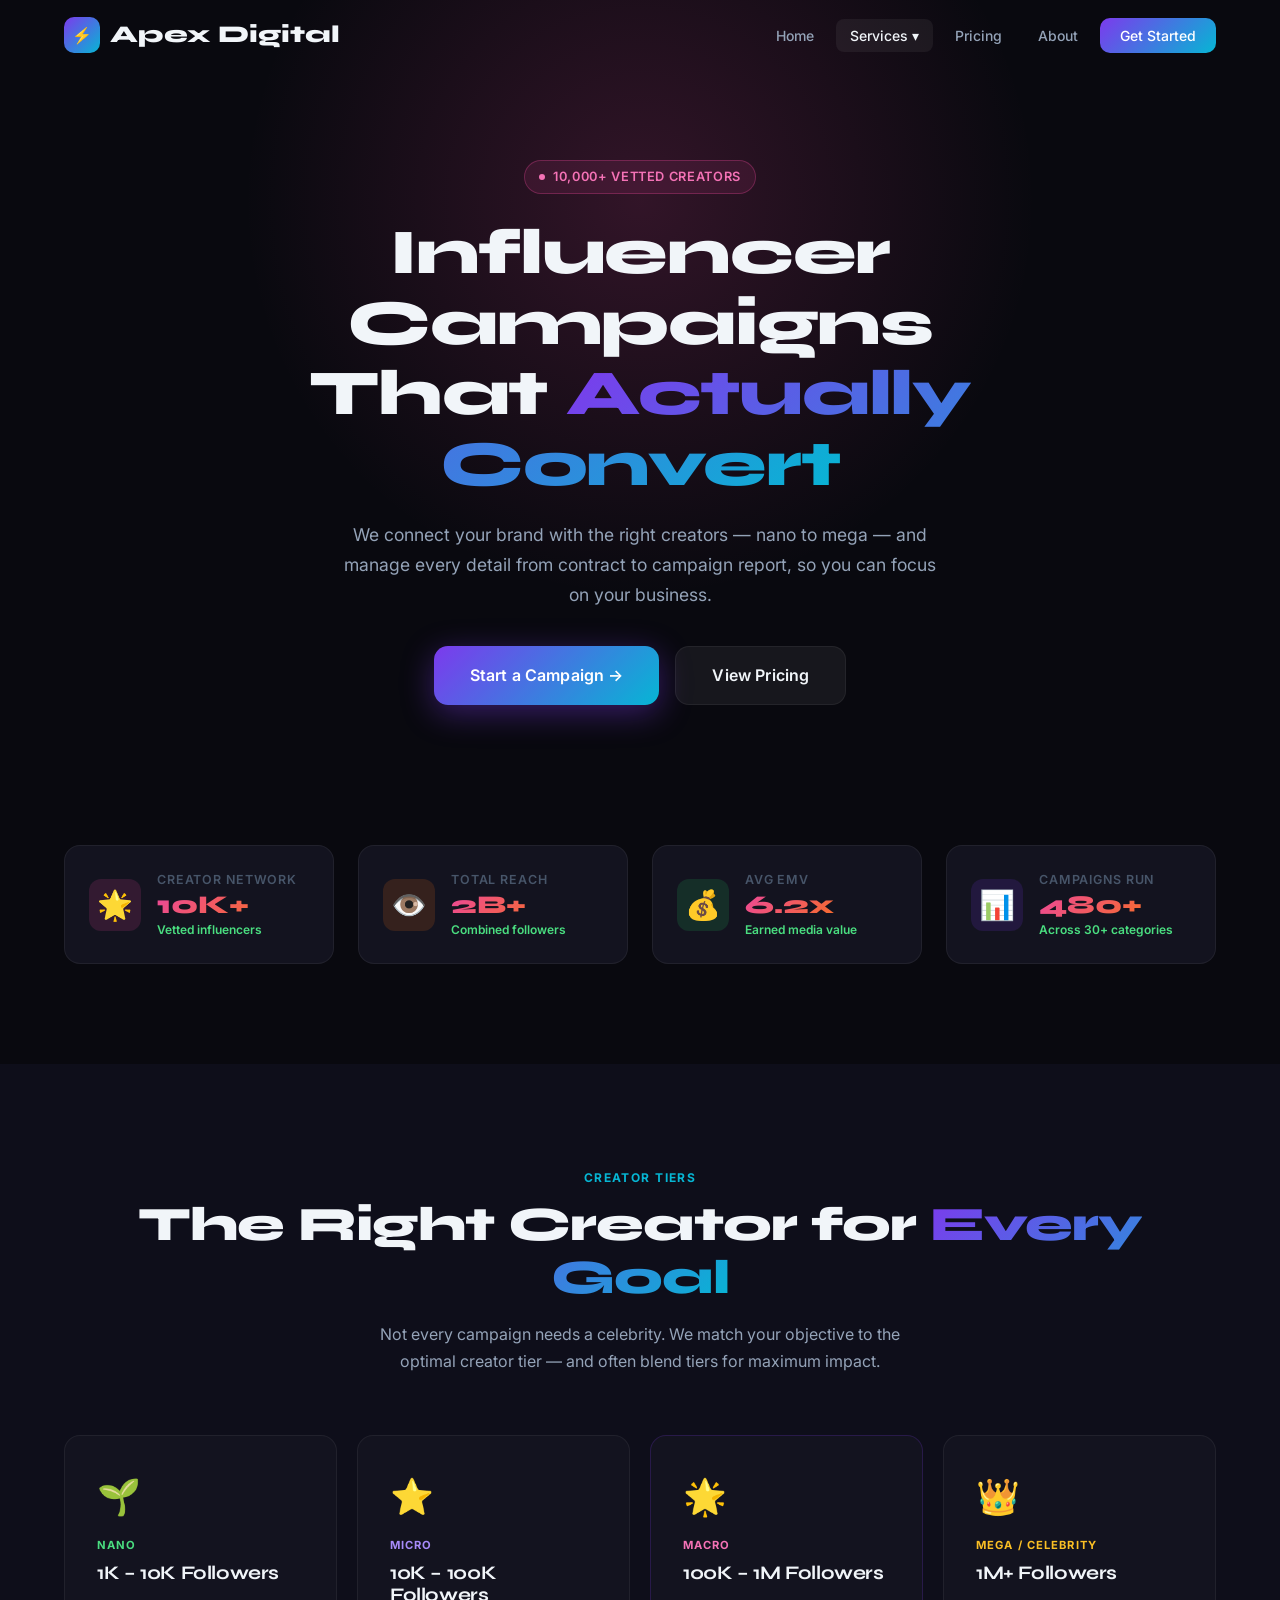
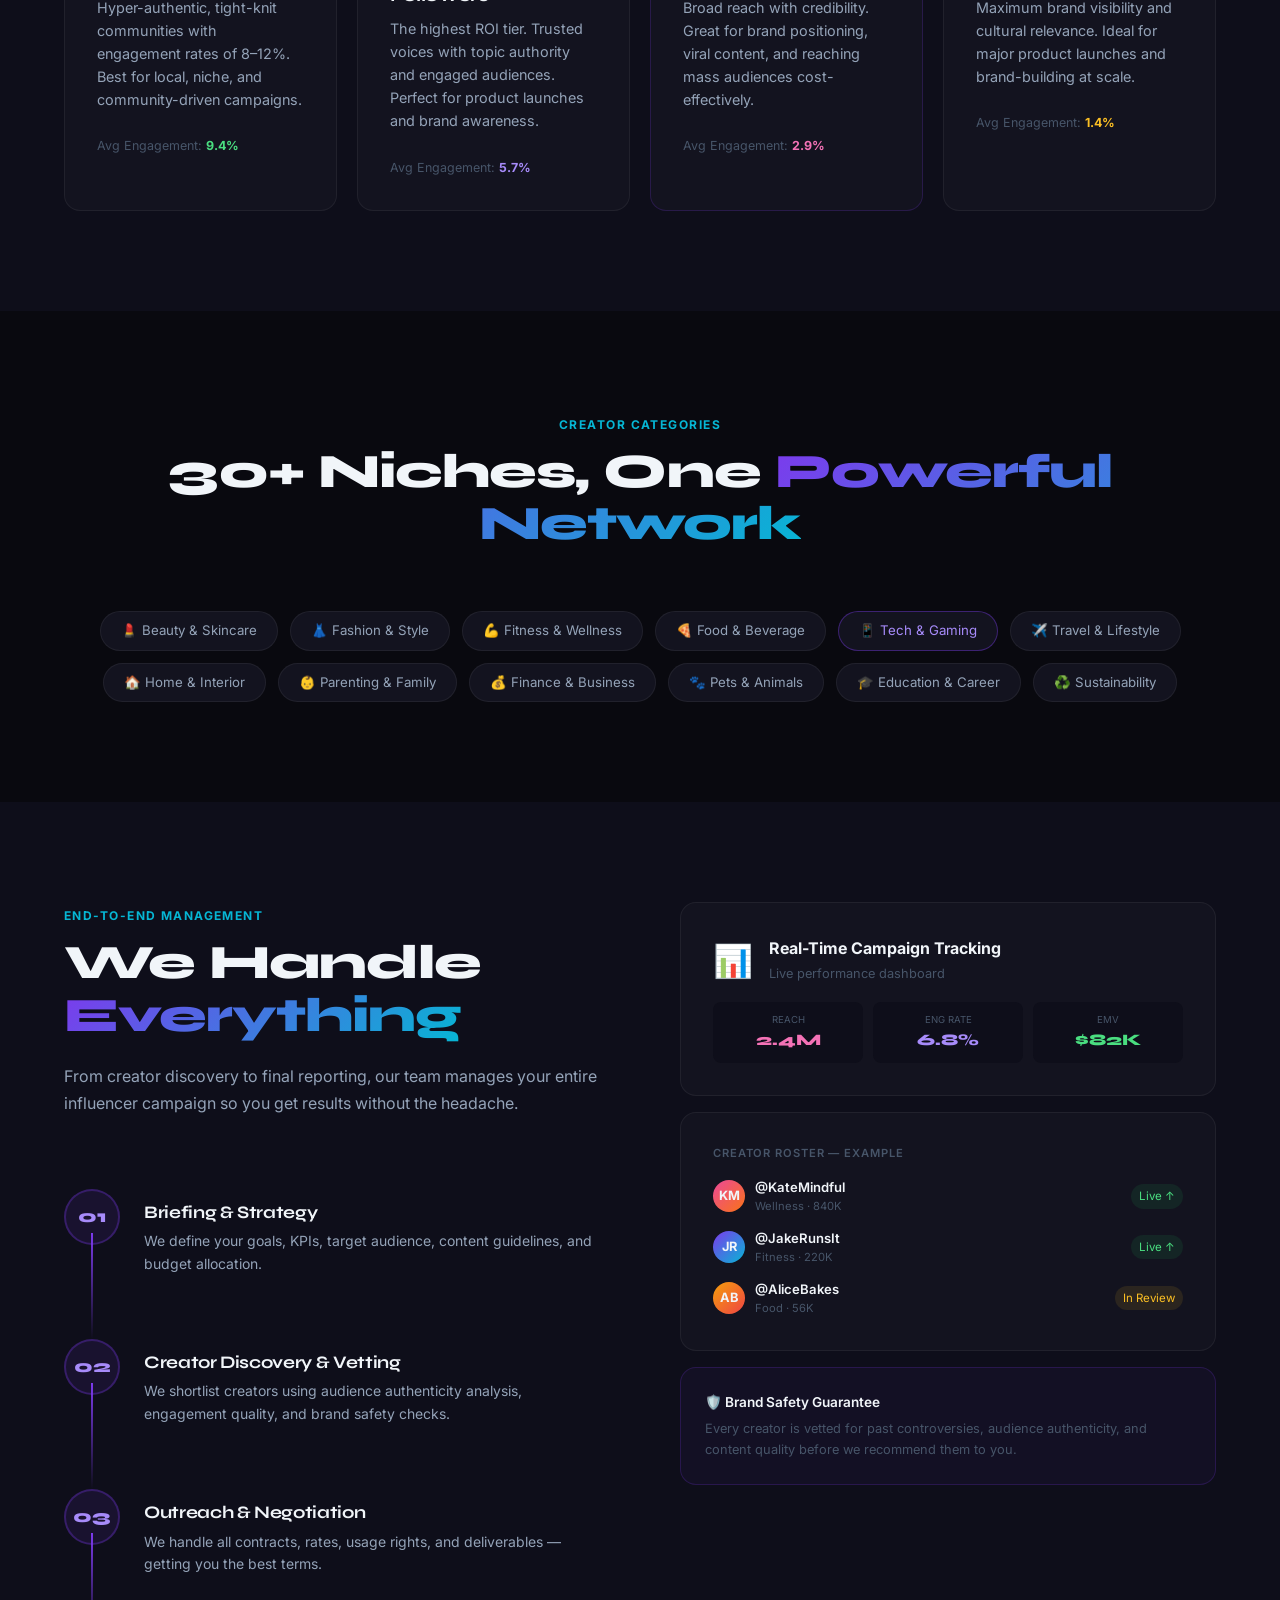
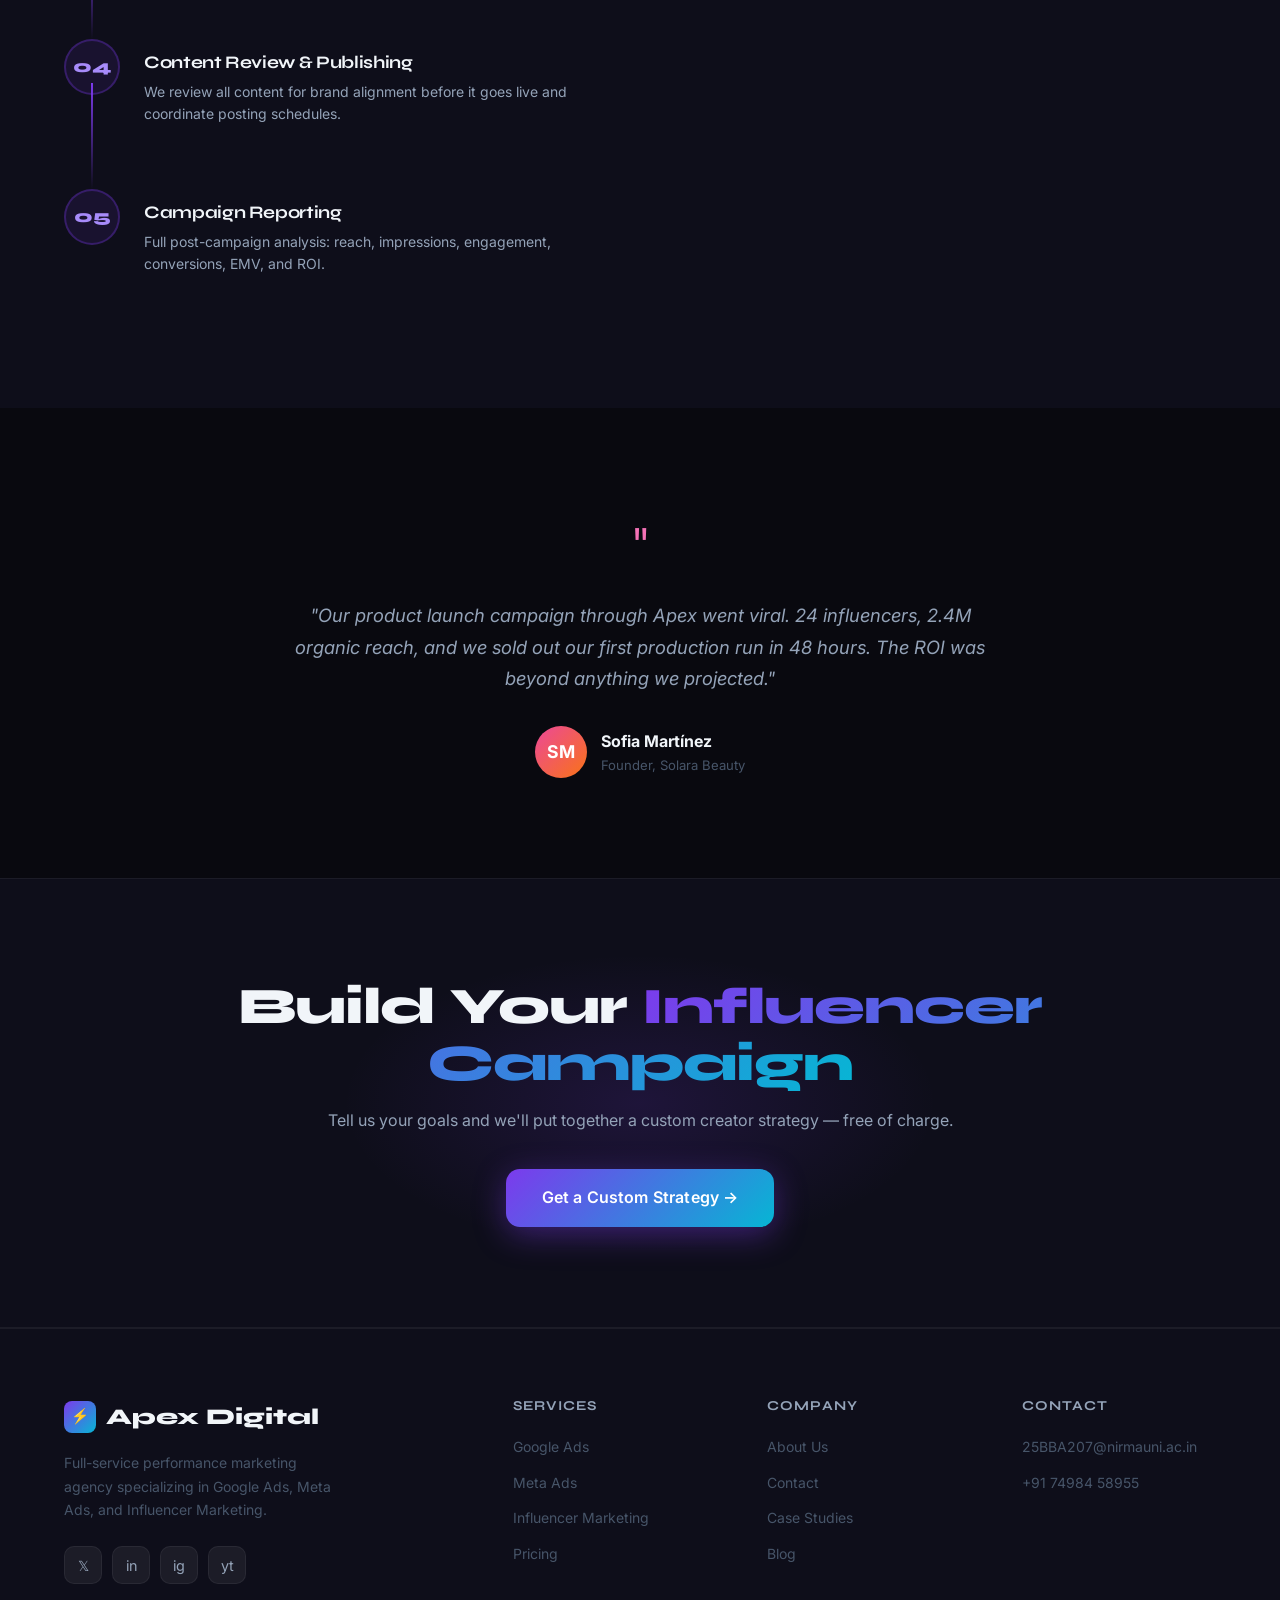
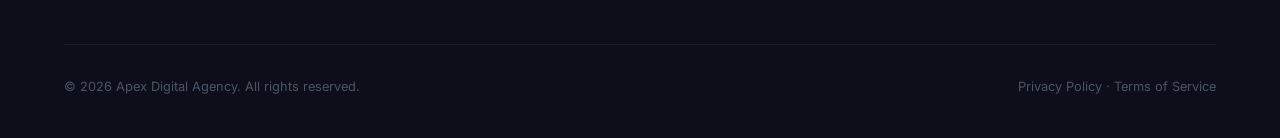
<file: influencer-marketing.html>
<!DOCTYPE html>
<html lang="en">
<head>
  <meta charset="UTF-8" />
  <meta name="viewport" content="width=device-width, initial-scale=1.0" />
  <title>Influencer Marketing — Apex Digital</title>
  <meta name="description" content="End-to-end influencer marketing campaigns. We identify, negotiate, and manage creators to authentically grow your brand." />
  <link rel="stylesheet" href="styles.css" />
  <link rel="icon" href="data:image/svg+xml,<svg xmlns='http://www.w3.org/2000/svg' viewBox='0 0 100 100'><text y='.9em' font-size='90'>⚡</text></svg>" />
</head>
<body>

  <!-- NAV -->
  <nav>
    <a href="index.html" class="nav-logo">
      <div class="logo-icon">⚡</div>
      Apex Digital
    </a>
    <ul class="nav-links">
      <li><a href="index.html">Home</a></li>
      <li class="nav-dropdown">
        <a href="#" class="active">Services ▾</a>
        <div class="dropdown-menu">
          <a href="google-ads.html">🎯 Google Ads</a>
          <a href="meta-ads.html">📘 Meta Ads</a>
          <a href="influencer-marketing.html">🌟 Influencer Marketing</a>
        </div>
      </li>
      <li><a href="billing.html">Pricing</a></li>
      <li><a href="about.html">About</a></li>
      <li><a href="contact.html" class="nav-cta">Get Started</a></li>
    </ul>
    <button class="hamburger"><span></span><span></span><span></span></button>
  </nav>

  <!-- HERO -->
  <div class="page-hero">
    <div class="page-hero-bg">
      <div class="glow" style="background: radial-gradient(ellipse, rgba(236,72,153,0.18) 0%, transparent 70%);"></div>
    </div>
    <div class="page-hero-content">
      <div class="hero-badge" style="background:rgba(236,72,153,0.1); border-color:rgba(236,72,153,0.3); color:#f472b6;"><span class="dot" style="background:#f472b6;"></span>10,000+ Vetted Creators</div>
      <h1>Influencer Campaigns That <span class="gradient-text">Actually Convert</span></h1>
      <p>We connect your brand with the right creators — nano to mega — and manage every detail from contract to campaign report, so you can focus on your business.</p>
      <div style="display:flex; gap:16px; justify-content:center; flex-wrap:wrap;">
        <a href="contact.html" class="btn btn-primary btn-lg">Start a Campaign →</a>
        <a href="billing.html" class="btn btn-secondary btn-lg">View Pricing</a>
      </div>
    </div>
  </div>

  <!-- STATS -->
  <section style="padding-top:40px;">
    <div class="grid-4 animate-on-scroll">
      <div class="metric-card">
        <div class="metric-icon" style="background:rgba(236,72,153,0.15);">🌟</div>
        <div>
          <div class="metric-label">Creator Network</div>
          <div class="metric-value" style="background:linear-gradient(135deg,#ec4899,#f97316); -webkit-background-clip:text; -webkit-text-fill-color:transparent;">10K+</div>
          <div class="metric-change">Vetted influencers</div>
        </div>
      </div>
      <div class="metric-card">
        <div class="metric-icon" style="background:rgba(249,115,22,0.15);">👁️</div>
        <div>
          <div class="metric-label">Total Reach</div>
          <div class="metric-value" style="background:linear-gradient(135deg,#ec4899,#f97316); -webkit-background-clip:text; -webkit-text-fill-color:transparent;">2B+</div>
          <div class="metric-change">Combined followers</div>
        </div>
      </div>
      <div class="metric-card">
        <div class="metric-icon" style="background:rgba(34,197,94,0.15);">💰</div>
        <div>
          <div class="metric-label">Avg EMV</div>
          <div class="metric-value" style="background:linear-gradient(135deg,#ec4899,#f97316); -webkit-background-clip:text; -webkit-text-fill-color:transparent;">6.2x</div>
          <div class="metric-change">Earned media value</div>
        </div>
      </div>
      <div class="metric-card">
        <div class="metric-icon" style="background:rgba(124,58,237,0.15);">📊</div>
        <div>
          <div class="metric-label">Campaigns Run</div>
          <div class="metric-value" style="background:linear-gradient(135deg,#ec4899,#f97316); -webkit-background-clip:text; -webkit-text-fill-color:transparent;">480+</div>
          <div class="metric-change">Across 30+ categories</div>
        </div>
      </div>
    </div>
  </section>

  <!-- INFLUENCER TIERS -->
  <section style="background:var(--bg-secondary);">
    <div class="section-header centered animate-on-scroll">
      <span class="section-label">Creator Tiers</span>
      <h2 class="section-title">The Right Creator for <span class="gradient-text">Every Goal</span></h2>
      <p class="section-subtitle">Not every campaign needs a celebrity. We match your objective to the optimal creator tier — and often blend tiers for maximum impact.</p>
    </div>
    <div class="grid-4" style="gap:20px;">
      <div class="card animate-on-scroll">
        <div style="font-size:2.2rem; margin-bottom:12px;">🌱</div>
        <div style="font-size:0.7rem; text-transform:uppercase; letter-spacing:0.1em; color:#4ade80; font-weight:700; margin-bottom:8px;">Nano</div>
        <h3>1K – 10K Followers</h3>
        <p>Hyper-authentic, tight-knit communities with engagement rates of 8–12%. Best for local, niche, and community-driven campaigns.</p>
        <br/>
        <div style="font-size:0.78rem; color:var(--text-muted);">Avg Engagement: <strong style="color:#4ade80;">9.4%</strong></div>
      </div>
      <div class="card animate-on-scroll">
        <div style="font-size:2.2rem; margin-bottom:12px;">⭐</div>
        <div style="font-size:0.7rem; text-transform:uppercase; letter-spacing:0.1em; color:#a78bfa; font-weight:700; margin-bottom:8px;">Micro</div>
        <h3>10K – 100K Followers</h3>
        <p>The highest ROI tier. Trusted voices with topic authority and engaged audiences. Perfect for product launches and brand awareness.</p>
        <br/>
        <div style="font-size:0.78rem; color:var(--text-muted);">Avg Engagement: <strong style="color:#a78bfa;">5.7%</strong></div>
      </div>
      <div class="card animate-on-scroll" style="border-color:var(--border);">
        <div style="font-size:2.2rem; margin-bottom:12px;">🌟</div>
        <div style="font-size:0.7rem; text-transform:uppercase; letter-spacing:0.1em; color:#f472b6; font-weight:700; margin-bottom:8px;">Macro</div>
        <h3>100K – 1M Followers</h3>
        <p>Broad reach with credibility. Great for brand positioning, viral content, and reaching mass audiences cost-effectively.</p>
        <br/>
        <div style="font-size:0.78rem; color:var(--text-muted);">Avg Engagement: <strong style="color:#f472b6;">2.9%</strong></div>
      </div>
      <div class="card animate-on-scroll">
        <div style="font-size:2.2rem; margin-bottom:12px;">👑</div>
        <div style="font-size:0.7rem; text-transform:uppercase; letter-spacing:0.1em; color:#fbbf24; font-weight:700; margin-bottom:8px;">Mega / Celebrity</div>
        <h3>1M+ Followers</h3>
        <p>Maximum brand visibility and cultural relevance. Ideal for major product launches and brand-building at scale.</p>
        <br/>
        <div style="font-size:0.78rem; color:var(--text-muted);">Avg Engagement: <strong style="color:#fbbf24;">1.4%</strong></div>
      </div>
    </div>
  </section>

  <!-- NICHES -->
  <section>
    <div class="section-header centered animate-on-scroll">
      <span class="section-label">Creator Categories</span>
      <h2 class="section-title">30+ Niches, One <span class="gradient-text">Powerful Network</span></h2>
    </div>
    <div style="display:flex; flex-wrap:wrap; gap:12px; justify-content:center;" class="animate-on-scroll">
      <span style="background:var(--bg-card); border:1px solid var(--border-light); border-radius:100px; padding:8px 20px; font-size:0.83rem; color:var(--text-secondary);">💄 Beauty & Skincare</span>
      <span style="background:var(--bg-card); border:1px solid var(--border-light); border-radius:100px; padding:8px 20px; font-size:0.83rem; color:var(--text-secondary);">👗 Fashion & Style</span>
      <span style="background:var(--bg-card); border:1px solid var(--border-light); border-radius:100px; padding:8px 20px; font-size:0.83rem; color:var(--text-secondary);">💪 Fitness & Wellness</span>
      <span style="background:var(--bg-card); border:1px solid var(--border-light); border-radius:100px; padding:8px 20px; font-size:0.83rem; color:var(--text-secondary);">🍕 Food & Beverage</span>
      <span style="background:var(--bg-card); border:1px solid rgba(124,58,237,0.4); border-radius:100px; padding:8px 20px; font-size:0.83rem; color:#a78bfa;">📱 Tech & Gaming</span>
      <span style="background:var(--bg-card); border:1px solid var(--border-light); border-radius:100px; padding:8px 20px; font-size:0.83rem; color:var(--text-secondary);">✈️ Travel & Lifestyle</span>
      <span style="background:var(--bg-card); border:1px solid var(--border-light); border-radius:100px; padding:8px 20px; font-size:0.83rem; color:var(--text-secondary);">🏠 Home & Interior</span>
      <span style="background:var(--bg-card); border:1px solid var(--border-light); border-radius:100px; padding:8px 20px; font-size:0.83rem; color:var(--text-secondary);">👶 Parenting & Family</span>
      <span style="background:var(--bg-card); border:1px solid var(--border-light); border-radius:100px; padding:8px 20px; font-size:0.83rem; color:var(--text-secondary);">💰 Finance & Business</span>
      <span style="background:var(--bg-card); border:1px solid var(--border-light); border-radius:100px; padding:8px 20px; font-size:0.83rem; color:var(--text-secondary);">🐾 Pets & Animals</span>
      <span style="background:var(--bg-card); border:1px solid var(--border-light); border-radius:100px; padding:8px 20px; font-size:0.83rem; color:var(--text-secondary);">🎓 Education & Career</span>
      <span style="background:var(--bg-card); border:1px solid var(--border-light); border-radius:100px; padding:8px 20px; font-size:0.83rem; color:var(--text-secondary);">♻️ Sustainability</span>
    </div>
  </section>

  <!-- OUR PROCESS -->
  <section style="background:var(--bg-secondary);">
    <div style="display:grid; grid-template-columns:1fr 1fr; gap:80px; align-items:start;">
      <div class="animate-on-scroll">
        <span class="section-label">End-to-End Management</span>
        <h2 class="section-title" style="margin-bottom:20px;">We Handle <span class="gradient-text">Everything</span></h2>
        <p style="color:var(--text-secondary); margin-bottom:40px; line-height:1.7;">From creator discovery to final reporting, our team manages your entire influencer campaign so you get results without the headache.</p>
        <div class="process-steps">
          <div class="process-step">
            <div class="step-number">01</div>
            <div class="step-content">
              <h3>Briefing & Strategy</h3>
              <p>We define your goals, KPIs, target audience, content guidelines, and budget allocation.</p>
            </div>
          </div>
          <div class="process-step">
            <div class="step-number">02</div>
            <div class="step-content">
              <h3>Creator Discovery & Vetting</h3>
              <p>We shortlist creators using audience authenticity analysis, engagement quality, and brand safety checks.</p>
            </div>
          </div>
          <div class="process-step">
            <div class="step-number">03</div>
            <div class="step-content">
              <h3>Outreach & Negotiation</h3>
              <p>We handle all contracts, rates, usage rights, and deliverables — getting you the best terms.</p>
            </div>
          </div>
          <div class="process-step">
            <div class="step-number">04</div>
            <div class="step-content">
              <h3>Content Review & Publishing</h3>
              <p>We review all content for brand alignment before it goes live and coordinate posting schedules.</p>
            </div>
          </div>
          <div class="process-step">
            <div class="step-number">05</div>
            <div class="step-content">
              <h3>Campaign Reporting</h3>
              <p>Full post-campaign analysis: reach, impressions, engagement, conversions, EMV, and ROI.</p>
            </div>
          </div>
        </div>
      </div>
      <div class="animate-on-scroll">
        <div style="display:flex; flex-direction:column; gap:16px;">
          <div class="card">
            <div style="display:flex; align-items:center; gap:16px; margin-bottom:16px;">
              <div style="font-size:2rem;">📊</div>
              <div>
                <div style="font-weight:700; margin-bottom:2px;">Real-Time Campaign Tracking</div>
                <div style="font-size:0.8rem; color:var(--text-muted);">Live performance dashboard</div>
              </div>
            </div>
            <div style="display:grid; grid-template-columns:1fr 1fr 1fr; gap:10px; text-align:center;">
              <div style="background:var(--bg-secondary); border-radius:8px; padding:10px;">
                <div style="font-size:0.6rem; color:var(--text-muted); text-transform:uppercase;">Reach</div>
                <div style="font-family:'Syne',sans-serif; font-weight:800; color:#f472b6;">2.4M</div>
              </div>
              <div style="background:var(--bg-secondary); border-radius:8px; padding:10px;">
                <div style="font-size:0.6rem; color:var(--text-muted); text-transform:uppercase;">Eng Rate</div>
                <div style="font-family:'Syne',sans-serif; font-weight:800; color:#a78bfa;">6.8%</div>
              </div>
              <div style="background:var(--bg-secondary); border-radius:8px; padding:10px;">
                <div style="font-size:0.6rem; color:var(--text-muted); text-transform:uppercase;">EMV</div>
                <div style="font-family:'Syne',sans-serif; font-weight:800; color:#4ade80;">$82K</div>
              </div>
            </div>
          </div>
          <div class="card">
            <div style="font-size:0.7rem; color:var(--text-muted); text-transform:uppercase; letter-spacing:0.08em; margin-bottom:14px; font-weight:600;">CREATOR ROSTER — EXAMPLE</div>
            <div style="display:flex; flex-direction:column; gap:12px;">
              <div style="display:flex; justify-content:space-between; align-items:center;">
                <div style="display:flex; align-items:center; gap:10px;">
                  <div style="width:32px; height:32px; border-radius:50%; background:linear-gradient(135deg,#ec4899,#f97316); display:flex; align-items:center; justify-content:center; font-size:0.8rem; font-weight:700;">KM</div>
                  <div>
                    <div style="font-size:0.82rem; font-weight:600;">@KateMindful</div>
                    <div style="font-size:0.7rem; color:var(--text-muted);">Wellness · 840K</div>
                  </div>
                </div>
                <span style="font-size:0.72rem; background:rgba(34,197,94,0.1); color:#4ade80; padding:3px 8px; border-radius:100px;">Live ↑</span>
              </div>
              <div style="display:flex; justify-content:space-between; align-items:center;">
                <div style="display:flex; align-items:center; gap:10px;">
                  <div style="width:32px; height:32px; border-radius:50%; background:linear-gradient(135deg,#7c3aed,#06b6d4); display:flex; align-items:center; justify-content:center; font-size:0.8rem; font-weight:700;">JR</div>
                  <div>
                    <div style="font-size:0.82rem; font-weight:600;">@JakeRunsIt</div>
                    <div style="font-size:0.7rem; color:var(--text-muted);">Fitness · 220K</div>
                  </div>
                </div>
                <span style="font-size:0.72rem; background:rgba(34,197,94,0.1); color:#4ade80; padding:3px 8px; border-radius:100px;">Live ↑</span>
              </div>
              <div style="display:flex; justify-content:space-between; align-items:center;">
                <div style="display:flex; align-items:center; gap:10px;">
                  <div style="width:32px; height:32px; border-radius:50%; background:linear-gradient(135deg,#f59e0b,#ef4444); display:flex; align-items:center; justify-content:center; font-size:0.8rem; font-weight:700;">AB</div>
                  <div>
                    <div style="font-size:0.82rem; font-weight:600;">@AliceBakes</div>
                    <div style="font-size:0.7rem; color:var(--text-muted);">Food · 56K</div>
                  </div>
                </div>
                <span style="font-size:0.72rem; background:rgba(251,191,36,0.1); color:#fbbf24; padding:3px 8px; border-radius:100px;">In Review</span>
              </div>
            </div>
          </div>
          <div class="highlight-box">
            <div style="font-size:0.85rem; font-weight:600; margin-bottom:6px;">🛡️ Brand Safety Guarantee</div>
            <div style="font-size:0.8rem; color:var(--text-muted); line-height:1.6;">Every creator is vetted for past controversies, audience authenticity, and content quality before we recommend them to you.</div>
          </div>
        </div>
      </div>
    </div>
  </section>

  <!-- TESTIMONIAL -->
  <section>
    <div style="max-width:700px; margin:0 auto; text-align:center;" class="animate-on-scroll">
      <div style="font-size:3rem; color:#f472b6; margin-bottom:16px;">"</div>
      <p style="font-size:1.15rem; line-height:1.7; color:var(--text-secondary); font-style:italic; margin-bottom:32px;">
        "Our product launch campaign through Apex went viral. 24 influencers, 2.4M organic reach, and we sold out our first production run in 48 hours. The ROI was beyond anything we projected."
      </p>
      <div style="display:flex; align-items:center; justify-content:center; gap:14px;">
        <div class="author-avatar" style="background: linear-gradient(135deg,#ec4899,#f97316); width:52px; height:52px; font-size:1.1rem;">SM</div>
        <div style="text-align:left;">
          <div style="font-weight:700;">Sofia Martínez</div>
          <div style="font-size:0.82rem; color:var(--text-muted);">Founder, Solara Beauty</div>
        </div>
      </div>
    </div>
  </section>

  <!-- CTA -->
  <div class="cta-section">
    <div class="glow"></div>
    <h2>Build Your <span class="gradient-text">Influencer Campaign</span></h2>
    <p>Tell us your goals and we'll put together a custom creator strategy — free of charge.</p>
    <a href="contact.html" class="btn btn-primary btn-lg">Get a Custom Strategy →</a>
  </div>

  <!-- FOOTER -->
  <footer>
    <div class="footer-grid">
      <div class="footer-brand">
        <a href="index.html" class="logo">
          <div class="logo-icon" style="width:32px;height:32px;background:linear-gradient(135deg,#7c3aed,#06b6d4);border-radius:8px;display:flex;align-items:center;justify-content:center;font-size:0.9rem;">⚡</div>
          Apex Digital
        </a>
        <p>Full-service performance marketing agency specializing in Google Ads, Meta Ads, and Influencer Marketing.</p>
        <div class="footer-social">
          <a href="#">𝕏</a><a href="#">in</a><a href="#">ig</a><a href="#">yt</a>
        </div>
      </div>
      <div class="footer-col">
        <h4>Services</h4>
        <ul>
          <li><a href="google-ads.html">Google Ads</a></li>
          <li><a href="meta-ads.html">Meta Ads</a></li>
          <li><a href="influencer-marketing.html">Influencer Marketing</a></li>
          <li><a href="billing.html">Pricing</a></li>
        </ul>
      </div>
      <div class="footer-col">
        <h4>Company</h4>
        <ul>
          <li><a href="about.html">About Us</a></li>
          <li><a href="contact.html">Contact</a></li>
          <li><a href="#">Case Studies</a></li>
          <li><a href="#">Blog</a></li>
        </ul>
      </div>
      <div class="footer-col">
        <h4>Contact</h4>
        <ul>
          <li><a href="mailto:25BBA207@nirmauni.ac.in">25BBA207@nirmauni.ac.in</a></li>
          <li><a href="tel:+917498458955">+91 74984 58955</a></li>
        </ul>
      </div>
    </div>
    <div class="footer-bottom">
      <span>© 2026 Apex Digital Agency. All rights reserved.</span>
      <span>Privacy Policy · Terms of Service</span>
    </div>
  </footer>

  <script src="script.js"></script>
</body>
</html>
</file>
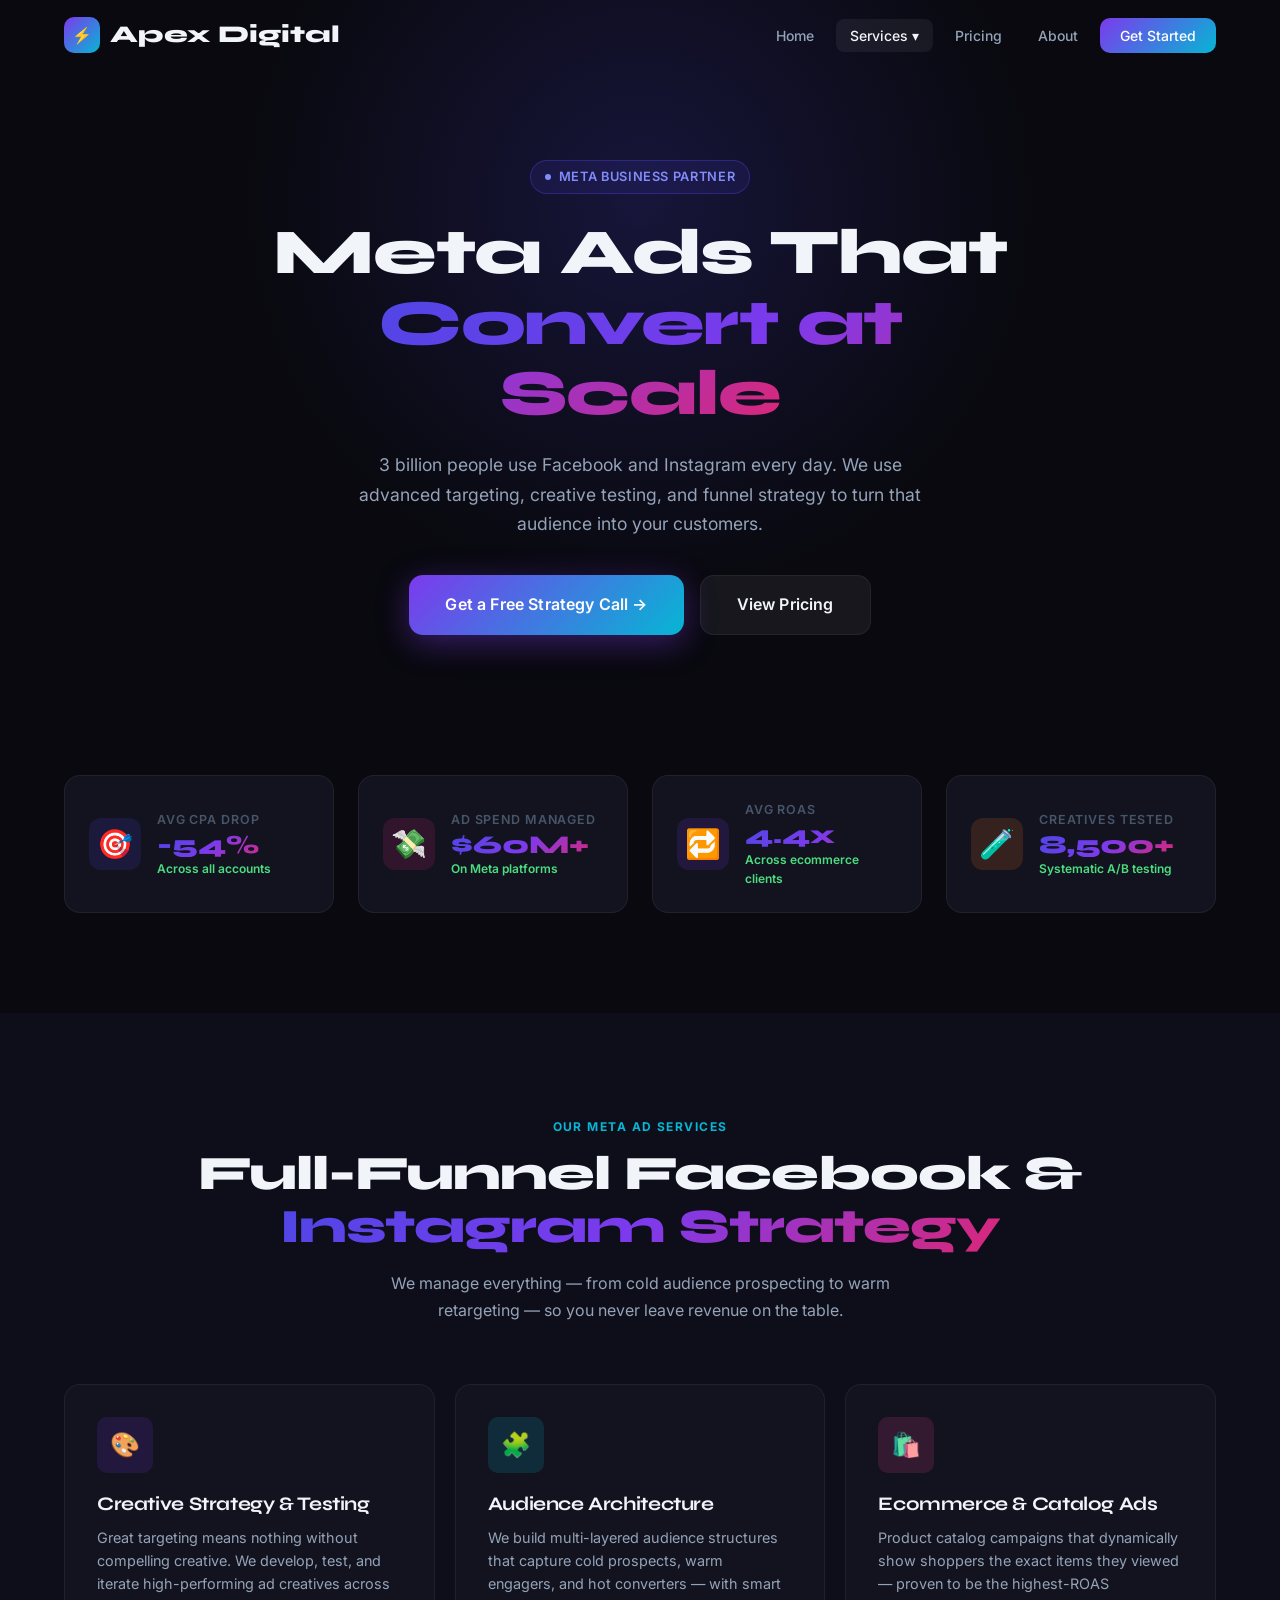
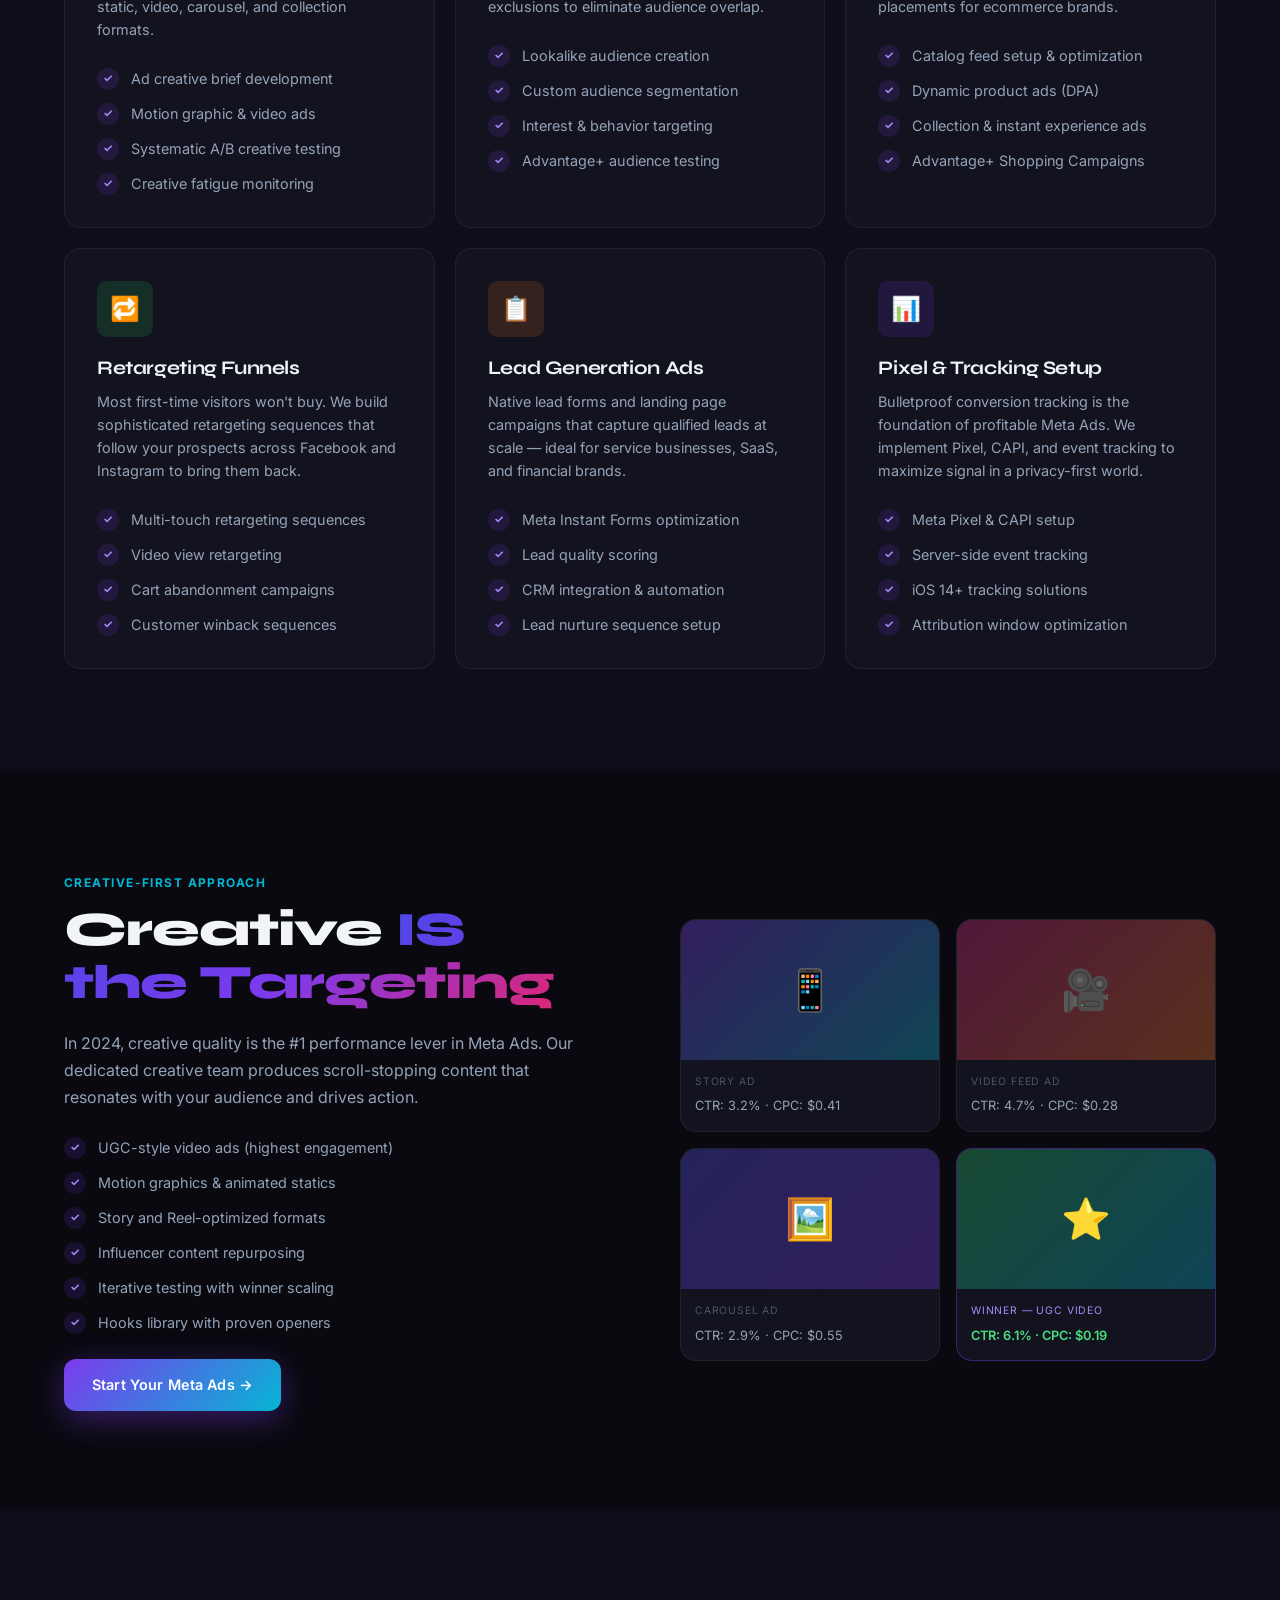
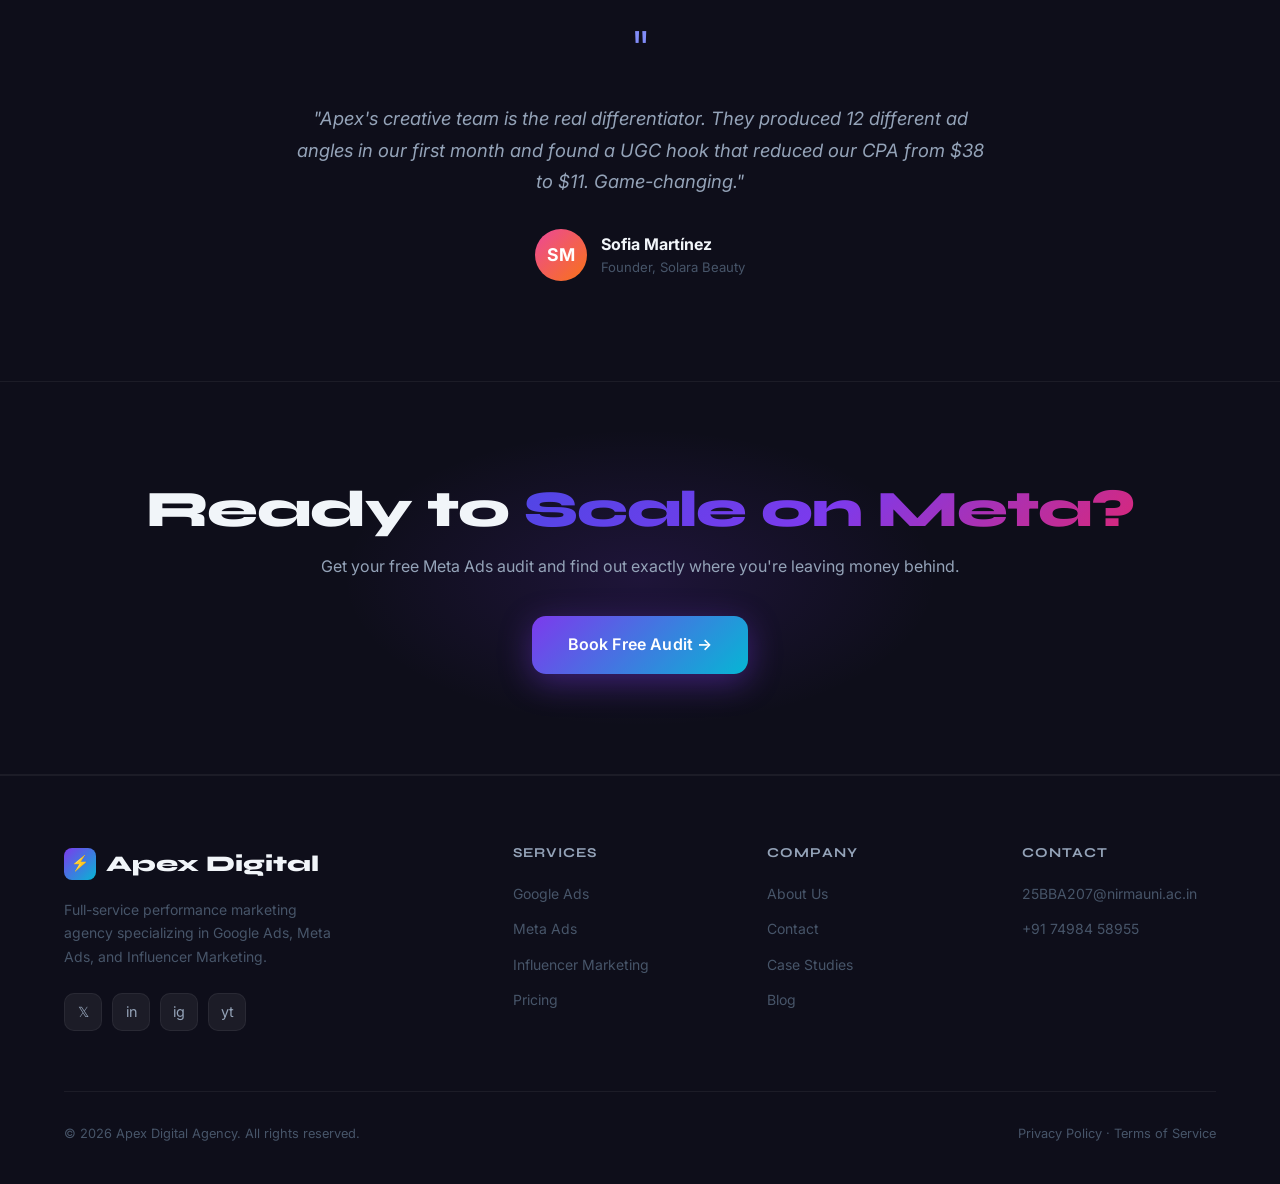
<file: meta-ads.html>
<!DOCTYPE html>
<html lang="en">
<head>
  <meta charset="UTF-8" />
  <meta name="viewport" content="width=device-width, initial-scale=1.0" />
  <title>Meta Ads Management — Apex Digital</title>
  <meta name="description" content="Expert Facebook & Instagram advertising to grow your brand, generate leads, and drive sales." />
  <link rel="stylesheet" href="styles.css" />
  <link rel="icon" href="data:image/svg+xml,<svg xmlns='http://www.w3.org/2000/svg' viewBox='0 0 100 100'><text y='.9em' font-size='90'>⚡</text></svg>" />
</head>
<body>

  <!-- NAV -->
  <nav>
    <a href="index.html" class="nav-logo">
      <div class="logo-icon">⚡</div>
      Apex Digital
    </a>
    <ul class="nav-links">
      <li><a href="index.html">Home</a></li>
      <li class="nav-dropdown">
        <a href="#" class="active">Services ▾</a>
        <div class="dropdown-menu">
          <a href="google-ads.html">🎯 Google Ads</a>
          <a href="meta-ads.html">📘 Meta Ads</a>
          <a href="influencer-marketing.html">🌟 Influencer Marketing</a>
        </div>
      </li>
      <li><a href="billing.html">Pricing</a></li>
      <li><a href="about.html">About</a></li>
      <li><a href="contact.html" class="nav-cta">Get Started</a></li>
    </ul>
    <button class="hamburger"><span></span><span></span><span></span></button>
  </nav>

  <!-- PAGE HERO -->
  <div class="page-hero">
    <div class="page-hero-bg">
      <div class="glow" style="background: radial-gradient(ellipse, rgba(79,70,229,0.2) 0%, transparent 70%);"></div>
    </div>
    <div class="page-hero-content">
      <div class="hero-badge" style="background: rgba(79,70,229,0.12); border-color: rgba(79,70,229,0.35); color: #818cf8;"><span class="dot" style="background:#818cf8;"></span>Meta Business Partner</div>
      <h1>Meta Ads That <span class="gradient-text-2">Convert at Scale</span></h1>
      <p>3 billion people use Facebook and Instagram every day. We use advanced targeting, creative testing, and funnel strategy to turn that audience into your customers.</p>
      <div style="display:flex; gap:16px; justify-content:center; flex-wrap:wrap;">
        <a href="contact.html" class="btn btn-primary btn-lg">Get a Free Strategy Call →</a>
        <a href="billing.html" class="btn btn-secondary btn-lg">View Pricing</a>
      </div>
    </div>
  </div>

  <!-- STATS ROW -->
  <section style="padding-top: 40px;">
    <div class="grid-4 animate-on-scroll">
      <div class="metric-card">
        <div class="metric-icon" style="background:rgba(79,70,229,0.15);">🎯</div>
        <div>
          <div class="metric-label">Avg CPA Drop</div>
          <div class="metric-value gradient-text-2">-54%</div>
          <div class="metric-change">Across all accounts</div>
        </div>
      </div>
      <div class="metric-card">
        <div class="metric-icon" style="background:rgba(219,39,119,0.15);">💸</div>
        <div>
          <div class="metric-label">Ad Spend Managed</div>
          <div class="metric-value gradient-text-2">$60M+</div>
          <div class="metric-change">On Meta platforms</div>
        </div>
      </div>
      <div class="metric-card">
        <div class="metric-icon" style="background:rgba(124,58,237,0.15);">🔁</div>
        <div>
          <div class="metric-label">Avg ROAS</div>
          <div class="metric-value gradient-text-2">4.4x</div>
          <div class="metric-change">Across ecommerce clients</div>
        </div>
      </div>
      <div class="metric-card">
        <div class="metric-icon" style="background:rgba(249,115,22,0.15);">🧪</div>
        <div>
          <div class="metric-label">Creatives Tested</div>
          <div class="metric-value gradient-text-2">8,500+</div>
          <div class="metric-change">Systematic A/B testing</div>
        </div>
      </div>
    </div>
  </section>

  <!-- SERVICES GRID -->
  <section style="background: var(--bg-secondary);">
    <div class="section-header centered animate-on-scroll">
      <span class="section-label">Our Meta Ad Services</span>
      <h2 class="section-title">Full-Funnel Facebook & <span class="gradient-text-2">Instagram Strategy</span></h2>
      <p class="section-subtitle">We manage everything — from cold audience prospecting to warm retargeting — so you never leave revenue on the table.</p>
    </div>
    <div class="grid-3" style="gap:20px;">
      <div class="card animate-on-scroll">
        <div class="card-icon purple">🎨</div>
        <h3>Creative Strategy & Testing</h3>
        <p>Great targeting means nothing without compelling creative. We develop, test, and iterate high-performing ad creatives across static, video, carousel, and collection formats.</p>
        <br/>
        <ul class="feature-list">
          <li>Ad creative brief development</li>
          <li>Motion graphic & video ads</li>
          <li>Systematic A/B creative testing</li>
          <li>Creative fatigue monitoring</li>
        </ul>
      </div>
      <div class="card animate-on-scroll">
        <div class="card-icon cyan">🧩</div>
        <h3>Audience Architecture</h3>
        <p>We build multi-layered audience structures that capture cold prospects, warm engagers, and hot converters — with smart exclusions to eliminate audience overlap.</p>
        <br/>
        <ul class="feature-list">
          <li>Lookalike audience creation</li>
          <li>Custom audience segmentation</li>
          <li>Interest & behavior targeting</li>
          <li>Advantage+ audience testing</li>
        </ul>
      </div>
      <div class="card animate-on-scroll">
        <div class="card-icon pink">🛍️</div>
        <h3>Ecommerce & Catalog Ads</h3>
        <p>Product catalog campaigns that dynamically show shoppers the exact items they viewed — proven to be the highest-ROAS placements for ecommerce brands.</p>
        <br/>
        <ul class="feature-list">
          <li>Catalog feed setup & optimization</li>
          <li>Dynamic product ads (DPA)</li>
          <li>Collection & instant experience ads</li>
          <li>Advantage+ Shopping Campaigns</li>
        </ul>
      </div>
      <div class="card animate-on-scroll">
        <div class="card-icon green">🔁</div>
        <h3>Retargeting Funnels</h3>
        <p>Most first-time visitors won't buy. We build sophisticated retargeting sequences that follow your prospects across Facebook and Instagram to bring them back.</p>
        <br/>
        <ul class="feature-list">
          <li>Multi-touch retargeting sequences</li>
          <li>Video view retargeting</li>
          <li>Cart abandonment campaigns</li>
          <li>Customer winback sequences</li>
        </ul>
      </div>
      <div class="card animate-on-scroll">
        <div class="card-icon orange">📋</div>
        <h3>Lead Generation Ads</h3>
        <p>Native lead forms and landing page campaigns that capture qualified leads at scale — ideal for service businesses, SaaS, and financial brands.</p>
        <br/>
        <ul class="feature-list">
          <li>Meta Instant Forms optimization</li>
          <li>Lead quality scoring</li>
          <li>CRM integration & automation</li>
          <li>Lead nurture sequence setup</li>
        </ul>
      </div>
      <div class="card animate-on-scroll">
        <div class="card-icon purple">📊</div>
        <h3>Pixel & Tracking Setup</h3>
        <p>Bulletproof conversion tracking is the foundation of profitable Meta Ads. We implement Pixel, CAPI, and event tracking to maximize signal in a privacy-first world.</p>
        <br/>
        <ul class="feature-list">
          <li>Meta Pixel & CAPI setup</li>
          <li>Server-side event tracking</li>
          <li>iOS 14+ tracking solutions</li>
          <li>Attribution window optimization</li>
        </ul>
      </div>
    </div>
  </section>

  <!-- CREATIVE SHOWCASE -->
  <section>
    <div style="display:grid; grid-template-columns:1fr 1fr; gap:80px; align-items:center;">
      <div class="animate-on-scroll">
        <span class="section-label">Creative-First Approach</span>
        <h2 class="section-title" style="margin-bottom:20px;">Creative <span class="gradient-text-2">IS the Targeting</span></h2>
        <p style="color:var(--text-secondary); margin-bottom:24px; line-height:1.7;">In 2024, creative quality is the #1 performance lever in Meta Ads. Our dedicated creative team produces scroll-stopping content that resonates with your audience and drives action.</p>
        <ul class="feature-list">
          <li>UGC-style video ads (highest engagement)</li>
          <li>Motion graphics & animated statics</li>
          <li>Story and Reel-optimized formats</li>
          <li>Influencer content repurposing</li>
          <li>Iterative testing with winner scaling</li>
          <li>Hooks library with proven openers</li>
        </ul>
        <br/>
        <a href="contact.html" class="btn btn-primary">Start Your Meta Ads →</a>
      </div>
      <div class="animate-on-scroll">
        <!-- Simulated Ad Formats -->
        <div style="display:grid; grid-template-columns:1fr 1fr; gap:16px;">
          <div style="background:var(--bg-card); border:1px solid var(--border-light); border-radius:var(--radius); overflow:hidden;">
            <div style="height:140px; background: linear-gradient(135deg, rgba(124,58,237,0.3), rgba(6,182,212,0.3)); display:flex; align-items:center; justify-content:center; font-size:2.5rem;">📱</div>
            <div style="padding:14px;">
              <div style="font-size:0.65rem; color:var(--text-muted); text-transform:uppercase; letter-spacing:0.08em; margin-bottom:6px;">Story Ad</div>
              <div style="font-size:0.8rem; color:var(--text-secondary);">CTR: 3.2% · CPC: $0.41</div>
            </div>
          </div>
          <div style="background:var(--bg-card); border:1px solid var(--border-light); border-radius:var(--radius); overflow:hidden;">
            <div style="height:140px; background: linear-gradient(135deg, rgba(219,39,119,0.3), rgba(249,115,22,0.3)); display:flex; align-items:center; justify-content:center; font-size:2.5rem;">🎥</div>
            <div style="padding:14px;">
              <div style="font-size:0.65rem; color:var(--text-muted); text-transform:uppercase; letter-spacing:0.08em; margin-bottom:6px;">Video Feed Ad</div>
              <div style="font-size:0.8rem; color:var(--text-secondary);">CTR: 4.7% · CPC: $0.28</div>
            </div>
          </div>
          <div style="background:var(--bg-card); border:1px solid var(--border-light); border-radius:var(--radius); overflow:hidden;">
            <div style="height:140px; background: linear-gradient(135deg, rgba(79,70,229,0.3), rgba(124,58,237,0.3)); display:flex; align-items:center; justify-content:center; font-size:2.5rem;">🖼️</div>
            <div style="padding:14px;">
              <div style="font-size:0.65rem; color:var(--text-muted); text-transform:uppercase; letter-spacing:0.08em; margin-bottom:6px;">Carousel Ad</div>
              <div style="font-size:0.8rem; color:var(--text-secondary);">CTR: 2.9% · CPC: $0.55</div>
            </div>
          </div>
          <div style="background:var(--bg-card); border:1px solid rgba(124,58,237,0.4); border-radius:var(--radius); overflow:hidden;">
            <div style="height:140px; background: linear-gradient(135deg, rgba(34,197,94,0.3), rgba(6,182,212,0.3)); display:flex; align-items:center; justify-content:center; font-size:2.5rem;">⭐</div>
            <div style="padding:14px;">
              <div style="font-size:0.65rem; color:#a78bfa; text-transform:uppercase; letter-spacing:0.08em; margin-bottom:6px;">Winner — UGC Video</div>
              <div style="font-size:0.8rem; color:#4ade80; font-weight:600;">CTR: 6.1% · CPC: $0.19</div>
            </div>
          </div>
        </div>
      </div>
    </div>
  </section>

  <!-- TESTIMONIAL -->
  <section style="background:var(--bg-secondary);">
    <div style="max-width:700px; margin:0 auto; text-align:center;" class="animate-on-scroll">
      <div style="font-size:3rem; color:#818cf8; margin-bottom:16px;">"</div>
      <p style="font-size:1.15rem; line-height:1.7; color:var(--text-secondary); font-style:italic; margin-bottom:32px;">
        "Apex's creative team is the real differentiator. They produced 12 different ad angles in our first month and found a UGC hook that reduced our CPA from $38 to $11. Game-changing."
      </p>
      <div style="display:flex; align-items:center; justify-content:center; gap:14px;">
        <div class="author-avatar" style="background: linear-gradient(135deg,#ec4899,#f97316); width:52px; height:52px; font-size:1.1rem;">SM</div>
        <div style="text-align:left;">
          <div style="font-weight:700;">Sofia Martínez</div>
          <div style="font-size:0.82rem; color:var(--text-muted);">Founder, Solara Beauty</div>
        </div>
      </div>
    </div>
  </section>

  <!-- CTA -->
  <div class="cta-section">
    <div class="glow"></div>
    <h2>Ready to <span class="gradient-text-2">Scale on Meta?</span></h2>
    <p>Get your free Meta Ads audit and find out exactly where you're leaving money behind.</p>
    <a href="contact.html" class="btn btn-primary btn-lg">Book Free Audit →</a>
  </div>

  <!-- FOOTER -->
  <footer>
    <div class="footer-grid">
      <div class="footer-brand">
        <a href="index.html" class="logo">
          <div class="logo-icon" style="width:32px;height:32px;background:linear-gradient(135deg,#7c3aed,#06b6d4);border-radius:8px;display:flex;align-items:center;justify-content:center;font-size:0.9rem;">⚡</div>
          Apex Digital
        </a>
        <p>Full-service performance marketing agency specializing in Google Ads, Meta Ads, and Influencer Marketing.</p>
        <div class="footer-social">
          <a href="#">𝕏</a><a href="#">in</a><a href="#">ig</a><a href="#">yt</a>
        </div>
      </div>
      <div class="footer-col">
        <h4>Services</h4>
        <ul>
          <li><a href="google-ads.html">Google Ads</a></li>
          <li><a href="meta-ads.html">Meta Ads</a></li>
          <li><a href="influencer-marketing.html">Influencer Marketing</a></li>
          <li><a href="billing.html">Pricing</a></li>
        </ul>
      </div>
      <div class="footer-col">
        <h4>Company</h4>
        <ul>
          <li><a href="about.html">About Us</a></li>
          <li><a href="contact.html">Contact</a></li>
          <li><a href="#">Case Studies</a></li>
          <li><a href="#">Blog</a></li>
        </ul>
      </div>
      <div class="footer-col">
        <h4>Contact</h4>
        <ul>
          <li><a href="mailto:25BBA207@nirmauni.ac.in">25BBA207@nirmauni.ac.in</a></li>
          <li><a href="tel:+917498458955">+91 74984 58955</a></li>
        </ul>
      </div>
    </div>
    <div class="footer-bottom">
      <span>© 2026 Apex Digital Agency. All rights reserved.</span>
      <span>Privacy Policy · Terms of Service</span>
    </div>
  </footer>

  <script src="script.js"></script>
</body>
</html>
</file>
<file: styles.css>
/* =============================================
   APEX DIGITAL AGENCY — Global Styles
   ============================================= */

@import url('https://fonts.googleapis.com/css2?family=Inter:wght@300;400;500;600;700;800;900&family=Syne:wght@700;800&display=swap');

:root {
  --bg-primary: #09090f;
  --bg-secondary: #0e0e1a;
  --bg-card: #13131f;
  --bg-card-hover: #1a1a2e;
  --accent-1: #7c3aed;
  --accent-2: #06b6d4;
  --accent-gradient: linear-gradient(135deg, #7c3aed 0%, #06b6d4 100%);
  --accent-gradient-2: linear-gradient(135deg, #4f46e5 0%, #7c3aed 50%, #db2777 100%);
  --text-primary: #f1f5f9;
  --text-secondary: #94a3b8;
  --text-muted: #475569;
  --border: rgba(124, 58, 237, 0.2);
  --border-light: rgba(255,255,255,0.06);
  --shadow: 0 25px 50px -12px rgba(0,0,0,0.6);
  --radius: 16px;
  --radius-sm: 10px;
  --radius-lg: 24px;
  --transition: all 0.3s cubic-bezier(0.4, 0, 0.2, 1);
}

*, *::before, *::after {
  box-sizing: border-box;
  margin: 0;
  padding: 0;
}

html {
  scroll-behavior: smooth;
  overflow-x: hidden;
}

body {
  font-family: 'Inter', sans-serif;
  background-color: var(--bg-primary);
  color: var(--text-primary);
  line-height: 1.6;
  overflow-x: hidden;
}

/* =============================================
   SCROLLBAR
   ============================================= */
::-webkit-scrollbar { width: 6px; }
::-webkit-scrollbar-track { background: var(--bg-primary); }
::-webkit-scrollbar-thumb { background: var(--accent-1); border-radius: 3px; }

/* =============================================
   TYPOGRAPHY
   ============================================= */
h1, h2, h3, h4, h5 {
  font-family: 'Syne', sans-serif;
  line-height: 1.1;
  letter-spacing: -0.02em;
}

.gradient-text {
  background: var(--accent-gradient);
  -webkit-background-clip: text;
  -webkit-text-fill-color: transparent;
  background-clip: text;
}

.gradient-text-2 {
  background: var(--accent-gradient-2);
  -webkit-background-clip: text;
  -webkit-text-fill-color: transparent;
  background-clip: text;
}

/* =============================================
   NAVIGATION
   ============================================= */
nav {
  position: fixed;
  top: 0;
  left: 0;
  right: 0;
  z-index: 1000;
  padding: 0 5%;
  height: 72px;
  display: flex;
  align-items: center;
  justify-content: space-between;
  transition: var(--transition);
  border-bottom: 1px solid transparent;
}

nav.scrolled {
  background: rgba(9, 9, 15, 0.9);
  backdrop-filter: blur(20px);
  -webkit-backdrop-filter: blur(20px);
  border-bottom-color: var(--border-light);
}

.nav-logo {
  font-family: 'Syne', sans-serif;
  font-size: 1.5rem;
  font-weight: 800;
  text-decoration: none;
  color: var(--text-primary);
  display: flex;
  align-items: center;
  gap: 10px;
}

.nav-logo .logo-icon {
  width: 36px;
  height: 36px;
  background: var(--accent-gradient);
  border-radius: 10px;
  display: flex;
  align-items: center;
  justify-content: center;
  font-size: 1rem;
}

.nav-links {
  display: flex;
  align-items: center;
  gap: 8px;
  list-style: none;
}

.nav-links a {
  text-decoration: none;
  color: var(--text-secondary);
  font-size: 0.875rem;
  font-weight: 500;
  padding: 8px 14px;
  border-radius: 8px;
  transition: var(--transition);
  position: relative;
}

.nav-links a:hover,
.nav-links a.active {
  color: var(--text-primary);
  background: var(--border-light);
}

.nav-cta {
  background: var(--accent-gradient) !important;
  color: white !important;
  padding: 9px 20px !important;
  border-radius: 10px !important;
}

.nav-cta:hover {
  opacity: 0.9;
  transform: translateY(-1px);
  background: var(--bg-card) !important;
}

/* Dropdown */
.nav-dropdown {
  position: relative;
}

.nav-dropdown .dropdown-menu {
  display: none;
  position: absolute;
  top: calc(100% + 12px);
  left: 50%;
  transform: translateX(-50%);
  background: var(--bg-card);
  border: 1px solid var(--border-light);
  border-radius: var(--radius-sm);
  padding: 8px;
  min-width: 200px;
  box-shadow: var(--shadow);
}

.nav-dropdown.open .dropdown-menu {
  display: block;
}

.dropdown-menu a {
  display: block;
  padding: 10px 14px !important;
  font-size: 0.85rem !important;
  border-radius: 8px !important;
  white-space: nowrap;
}

.dropdown-menu a:hover {
  background: var(--bg-card-hover) !important;
  color: var(--text-primary) !important;
}

/* Mobile Menu */
.hamburger {
  display: none;
  flex-direction: column;
  gap: 5px;
  cursor: pointer;
  background: none;
  border: none;
  padding: 8px;
}

.hamburger span {
  display: block;
  width: 24px;
  height: 2px;
  background: var(--text-primary);
  border-radius: 2px;
  transition: var(--transition);
}

/* =============================================
   HERO SECTION
   ============================================= */
.hero {
  min-height: 100vh;
  display: flex;
  align-items: center;
  position: relative;
  overflow: hidden;
  padding: 120px 5% 80px;
}

.hero-bg {
  position: absolute;
  inset: 0;
  z-index: 0;
}

.hero-bg .glow-1 {
  position: absolute;
  width: 600px;
  height: 600px;
  background: radial-gradient(circle, rgba(124, 58, 237, 0.15) 0%, transparent 70%);
  top: -100px;
  right: -100px;
  border-radius: 50%;
  animation: float 8s ease-in-out infinite;
}

.hero-bg .glow-2 {
  position: absolute;
  width: 500px;
  height: 500px;
  background: radial-gradient(circle, rgba(6, 182, 212, 0.1) 0%, transparent 70%);
  bottom: -100px;
  left: -100px;
  border-radius: 50%;
  animation: float 10s ease-in-out infinite reverse;
}

.hero-bg .grid-overlay {
  position: absolute;
  inset: 0;
  background-image:
    linear-gradient(rgba(255,255,255,0.03) 1px, transparent 1px),
    linear-gradient(90deg, rgba(255,255,255,0.03) 1px, transparent 1px);
  background-size: 60px 60px;
}

.hero-content {
  position: relative;
  z-index: 1;
  max-width: 760px;
}

.hero-badge {
  display: inline-flex;
  align-items: center;
  gap: 8px;
  background: rgba(124, 58, 237, 0.1);
  border: 1px solid rgba(124, 58, 237, 0.3);
  color: #a78bfa;
  font-size: 0.8rem;
  font-weight: 600;
  padding: 6px 14px;
  border-radius: 100px;
  margin-bottom: 24px;
  letter-spacing: 0.05em;
  text-transform: uppercase;
}

.hero-badge .dot {
  width: 6px;
  height: 6px;
  background: #a78bfa;
  border-radius: 50%;
  animation: pulse 2s ease-in-out infinite;
}

.hero h1 {
  font-size: clamp(2.8rem, 6vw, 5.5rem);
  font-weight: 800;
  margin-bottom: 24px;
  line-height: 1.05;
}

.hero p {
  font-size: 1.15rem;
  color: var(--text-secondary);
  max-width: 560px;
  margin-bottom: 40px;
  line-height: 1.7;
}

.hero-cta {
  display: flex;
  gap: 16px;
  flex-wrap: wrap;
  align-items: center;
}

.hero-stats {
  display: flex;
  gap: 40px;
  margin-top: 60px;
  flex-wrap: wrap;
}

.stat-item {
  display: flex;
  flex-direction: column;
}

.stat-item .number {
  font-family: 'Syne', sans-serif;
  font-size: 2rem;
  font-weight: 800;
  background: var(--accent-gradient);
  -webkit-background-clip: text;
  -webkit-text-fill-color: transparent;
  background-clip: text;
}

.stat-item .label {
  font-size: 0.8rem;
  color: var(--text-muted);
  text-transform: uppercase;
  letter-spacing: 0.08em;
  font-weight: 500;
}

.hero-visual {
  position: absolute;
  right: 5%;
  top: 50%;
  transform: translateY(-50%);
  width: 45%;
  max-width: 550px;
  z-index: 1;
}

/* =============================================
   BUTTONS
   ============================================= */
.btn {
  display: inline-flex;
  align-items: center;
  gap: 8px;
  padding: 14px 28px;
  border-radius: 12px;
  font-size: 0.9rem;
  font-weight: 600;
  text-decoration: none;
  cursor: pointer;
  border: none;
  transition: var(--transition);
  letter-spacing: 0.01em;
}

.btn-primary {
  background: var(--accent-gradient);
  color: white;
  box-shadow: 0 8px 32px rgba(124, 58, 237, 0.4);
}

.btn-primary:hover {
  transform: translateY(-2px);
  box-shadow: 0 12px 40px rgba(124, 58, 237, 0.5);
}

.btn-secondary {
  background: var(--border-light);
  color: var(--text-primary);
  border: 1px solid var(--border-light);
}

.btn-secondary:hover {
  background: var(--bg-card);
  border-color: var(--border);
  transform: translateY(-2px);
}

.btn-outline {
  background: transparent;
  color: var(--text-primary);
  border: 1px solid var(--border);
}

.btn-outline:hover {
  background: var(--bg-card);
  border-color: var(--accent-1);
}

.btn-lg {
  padding: 16px 36px;
  font-size: 1rem;
  border-radius: 14px;
}

.btn-sm {
  padding: 9px 18px;
  font-size: 0.8rem;
  border-radius: 9px;
}

/* =============================================
   SECTION STYLES
   ============================================= */
section {
  padding: 100px 5%;
}

.section-label {
  display: inline-block;
  font-size: 0.75rem;
  font-weight: 700;
  letter-spacing: 0.12em;
  text-transform: uppercase;
  color: var(--accent-2);
  margin-bottom: 12px;
}

.section-title {
  font-size: clamp(2rem, 4vw, 3rem);
  font-weight: 800;
  margin-bottom: 16px;
  line-height: 1.1;
}

.section-subtitle {
  font-size: 1rem;
  color: var(--text-secondary);
  max-width: 520px;
  line-height: 1.7;
}

.section-header {
  margin-bottom: 60px;
}

.section-header.centered {
  text-align: center;
}

.section-header.centered .section-subtitle {
  margin: 0 auto;
}

/* =============================================
   CARDS
   ============================================= */
.card {
  background: var(--bg-card);
  border: 1px solid var(--border-light);
  border-radius: var(--radius);
  padding: 32px;
  transition: var(--transition);
  position: relative;
  overflow: hidden;
}

.card:hover {
  background: var(--bg-card-hover);
  border-color: var(--border);
  transform: translateY(-4px);
  box-shadow: var(--shadow);
}

.card::before {
  content: '';
  position: absolute;
  inset: 0;
  background: var(--accent-gradient);
  opacity: 0;
  transition: var(--transition);
  border-radius: var(--radius);
  pointer-events: none;
}

.card:hover::before {
  opacity: 0.03;
}

.card-icon {
  width: 56px;
  height: 56px;
  border-radius: var(--radius-sm);
  display: flex;
  align-items: center;
  justify-content: center;
  font-size: 1.5rem;
  margin-bottom: 20px;
}

.card-icon.purple { background: rgba(124, 58, 237, 0.15); }
.card-icon.cyan { background: rgba(6, 182, 212, 0.15); }
.card-icon.pink { background: rgba(236, 72, 153, 0.15); }
.card-icon.green { background: rgba(34, 197, 94, 0.15); }
.card-icon.orange { background: rgba(249, 115, 22, 0.15); }

.card h3 {
  font-size: 1.2rem;
  font-weight: 700;
  margin-bottom: 12px;
}

.card p {
  font-size: 0.9rem;
  color: var(--text-secondary);
  line-height: 1.6;
}

/* Grid layouts */
.grid-2 { display: grid; grid-template-columns: repeat(2, 1fr); gap: 24px; }
.grid-3 { display: grid; grid-template-columns: repeat(3, 1fr); gap: 24px; }
.grid-4 { display: grid; grid-template-columns: repeat(4, 1fr); gap: 24px; }

/* =============================================
   SERVICE PAGE HERO
   ============================================= */
.page-hero {
  padding: 160px 5% 100px;
  position: relative;
  overflow: hidden;
}

.page-hero-bg {
  position: absolute;
  inset: 0;
  z-index: 0;
}

.page-hero .page-hero-bg .glow {
  position: absolute;
  width: 800px;
  height: 800px;
  border-radius: 50%;
  top: -200px;
  left: 50%;
  transform: translateX(-50%);
}

.page-hero-content {
  position: relative;
  z-index: 1;
  text-align: center;
  max-width: 800px;
  margin: 0 auto;
}

.page-hero h1 {
  font-size: clamp(2.5rem, 5vw, 4.5rem);
  font-weight: 800;
  margin-bottom: 20px;
}

.page-hero p {
  font-size: 1.1rem;
  color: var(--text-secondary);
  max-width: 600px;
  margin: 0 auto 36px;
  line-height: 1.7;
}

/* =============================================
   FEATURE LIST
   ============================================= */
.feature-list {
  list-style: none;
  display: flex;
  flex-direction: column;
  gap: 12px;
}

.feature-list li {
  display: flex;
  align-items: flex-start;
  gap: 12px;
  font-size: 0.9rem;
  color: var(--text-secondary);
}

.feature-list li::before {
  content: '✓';
  width: 22px;
  height: 22px;
  background: rgba(124, 58, 237, 0.15);
  color: #a78bfa;
  border-radius: 50%;
  display: flex;
  align-items: center;
  justify-content: center;
  font-size: 0.7rem;
  font-weight: 700;
  flex-shrink: 0;
  margin-top: 1px;
}

/* =============================================
   PRICING CARDS
   ============================================= */
.pricing-card {
  background: var(--bg-card);
  border: 1px solid var(--border-light);
  border-radius: var(--radius-lg);
  padding: 40px;
  transition: var(--transition);
  position: relative;
  overflow: hidden;
}

.pricing-card.featured {
  background: var(--bg-card-hover);
  border-color: var(--accent-1);
  box-shadow: 0 0 60px rgba(124, 58, 237, 0.15);
}

.pricing-card:hover {
  transform: translateY(-4px);
}

.pricing-badge {
  display: inline-block;
  background: var(--accent-gradient);
  color: white;
  font-size: 0.7rem;
  font-weight: 700;
  letter-spacing: 0.1em;
  text-transform: uppercase;
  padding: 4px 12px;
  border-radius: 100px;
  margin-bottom: 20px;
}

.pricing-card .plan-name {
  font-size: 1.1rem;
  font-weight: 700;
  color: var(--text-secondary);
  margin-bottom: 8px;
  text-transform: uppercase;
  letter-spacing: 0.08em;
}

.pricing-card .price {
  font-family: 'Syne', sans-serif;
  font-size: 3.5rem;
  font-weight: 800;
  line-height: 1;
  margin-bottom: 4px;
}

.pricing-card .price sup {
  font-size: 1.2rem;
  vertical-align: super;
  font-weight: 600;
}

.pricing-card .price-period {
  font-size: 0.85rem;
  color: var(--text-muted);
  margin-bottom: 28px;
}

.pricing-divider {
  height: 1px;
  background: var(--border-light);
  margin: 24px 0;
}

.pricing-features {
  list-style: none;
  display: flex;
  flex-direction: column;
  gap: 14px;
  margin-bottom: 32px;
}

.pricing-features li {
  display: flex;
  align-items: center;
  gap: 10px;
  font-size: 0.875rem;
  color: var(--text-secondary);
}

.pricing-features li .check {
  width: 20px;
  height: 20px;
  border-radius: 50%;
  background: rgba(124, 58, 237, 0.15);
  color: #a78bfa;
  display: flex;
  align-items: center;
  justify-content: center;
  font-size: 0.65rem;
  flex-shrink: 0;
}

.pricing-features li .cross {
  width: 20px;
  height: 20px;
  border-radius: 50%;
  background: rgba(255,255,255,0.05);
  color: var(--text-muted);
  display: flex;
  align-items: center;
  justify-content: center;
  font-size: 0.65rem;
  flex-shrink: 0;
}

/* =============================================
   TESTIMONIALS
   ============================================= */
.testimonial-card {
  background: var(--bg-card);
  border: 1px solid var(--border-light);
  border-radius: var(--radius);
  padding: 32px;
  transition: var(--transition);
}

.testimonial-card:hover {
  border-color: var(--border);
  transform: translateY(-2px);
}

.stars {
  color: #fbbf24;
  font-size: 0.9rem;
  margin-bottom: 16px;
}

.testimonial-card .quote {
  font-size: 0.925rem;
  color: var(--text-secondary);
  line-height: 1.7;
  margin-bottom: 24px;
  font-style: italic;
}

.testimonial-author {
  display: flex;
  align-items: center;
  gap: 14px;
}

.author-avatar {
  width: 44px;
  height: 44px;
  border-radius: 50%;
  display: flex;
  align-items: center;
  justify-content: center;
  font-weight: 700;
  font-size: 1rem;
  color: white;
  flex-shrink: 0;
}

.author-info .name {
  font-weight: 600;
  font-size: 0.9rem;
}

.author-info .title {
  font-size: 0.78rem;
  color: var(--text-muted);
}

/* =============================================
   TEAM CARDS
   ============================================= */
.team-card {
  background: var(--bg-card);
  border: 1px solid var(--border-light);
  border-radius: var(--radius);
  overflow: hidden;
  transition: var(--transition);
}

.team-card:hover {
  border-color: var(--border);
  transform: translateY(-4px);
}

.team-card-header {
  height: 160px;
  display: flex;
  align-items: center;
  justify-content: center;
  font-size: 4rem;
  position: relative;
}

.team-card-body {
  padding: 24px;
}

.team-card .member-name {
  font-size: 1.1rem;
  font-weight: 700;
  margin-bottom: 4px;
}

.team-card .member-title {
  font-size: 0.8rem;
  color: var(--accent-2);
  font-weight: 500;
  text-transform: uppercase;
  letter-spacing: 0.06em;
  margin-bottom: 12px;
}

.team-card .member-bio {
  font-size: 0.85rem;
  color: var(--text-secondary);
  line-height: 1.6;
}

.social-links {
  display: flex;
  gap: 8px;
  margin-top: 16px;
}

.social-links a {
  width: 34px;
  height: 34px;
  background: var(--border-light);
  border-radius: 8px;
  display: flex;
  align-items: center;
  justify-content: center;
  text-decoration: none;
  font-size: 0.8rem;
  color: var(--text-secondary);
  transition: var(--transition);
}

.social-links a:hover {
  background: var(--accent-1);
  color: white;
}

/* =============================================
   FORM STYLES
   ============================================= */
.form-group {
  margin-bottom: 20px;
}

.form-group label {
  display: block;
  font-size: 0.85rem;
  font-weight: 600;
  color: var(--text-secondary);
  margin-bottom: 8px;
  letter-spacing: 0.02em;
}

.form-group input,
.form-group textarea,
.form-group select {
  width: 100%;
  background: var(--bg-secondary);
  border: 1px solid var(--border-light);
  border-radius: 10px;
  padding: 13px 16px;
  color: var(--text-primary);
  font-family: 'Inter', sans-serif;
  font-size: 0.9rem;
  transition: var(--transition);
  outline: none;
}

.form-group input:focus,
.form-group textarea:focus,
.form-group select:focus {
  border-color: var(--accent-1);
  box-shadow: 0 0 0 3px rgba(124, 58, 237, 0.1);
}

.form-group input::placeholder,
.form-group textarea::placeholder {
  color: var(--text-muted);
}

.form-group textarea {
  resize: vertical;
  min-height: 120px;
}

.form-row {
  display: grid;
  grid-template-columns: 1fr 1fr;
  gap: 16px;
}

/* =============================================
   CONTACT INFO CARDS
   ============================================= */
.contact-info-card {
  background: var(--bg-card);
  border: 1px solid var(--border-light);
  border-radius: var(--radius);
  padding: 28px;
  display: flex;
  align-items: flex-start;
  gap: 16px;
  transition: var(--transition);
}

.contact-info-card:hover {
  border-color: var(--border);
  transform: translateX(4px);
}

.contact-icon {
  width: 48px;
  height: 48px;
  border-radius: 12px;
  display: flex;
  align-items: center;
  justify-content: center;
  font-size: 1.2rem;
  flex-shrink: 0;
}

.contact-info-card .info-label {
  font-size: 0.75rem;
  text-transform: uppercase;
  letter-spacing: 0.08em;
  color: var(--text-muted);
  margin-bottom: 4px;
  font-weight: 600;
}

.contact-info-card .info-value {
  font-weight: 600;
  color: var(--text-primary);
  font-size: 0.95rem;
}

/* =============================================
   FAQ
   ============================================= */
.faq-item {
  background: var(--bg-card);
  border: 1px solid var(--border-light);
  border-radius: var(--radius-sm);
  overflow: hidden;
  transition: var(--transition);
}

.faq-item:hover {
  border-color: var(--border);
}

.faq-question {
  width: 100%;
  background: none;
  border: none;
  padding: 20px 24px;
  display: flex;
  justify-content: space-between;
  align-items: center;
  cursor: pointer;
  color: var(--text-primary);
  font-family: 'Inter', sans-serif;
  font-size: 0.9rem;
  font-weight: 600;
  text-align: left;
  gap: 16px;
}

.faq-question .icon {
  width: 28px;
  height: 28px;
  background: rgba(124, 58, 237, 0.1);
  border-radius: 50%;
  display: flex;
  align-items: center;
  justify-content: center;
  color: #a78bfa;
  font-size: 1rem;
  flex-shrink: 0;
  transition: var(--transition);
}

.faq-item.open .faq-question .icon {
  background: var(--accent-1);
  color: white;
  transform: rotate(45deg);
}

.faq-answer {
  display: none;
  padding: 0 24px 20px;
  font-size: 0.875rem;
  color: var(--text-secondary);
  line-height: 1.7;
  border-top: 1px solid var(--border-light);
}

.faq-item.open .faq-answer {
  display: block;
}

/* =============================================
   PROCESS STEPS
   ============================================= */
.process-steps {
  display: flex;
  flex-direction: column;
  gap: 0;
  position: relative;
}

.process-step {
  display: flex;
  gap: 24px;
  padding: 32px 0;
  position: relative;
}

.process-step:not(:last-child)::after {
  content: '';
  position: absolute;
  left: 27px;
  top: 76px;
  width: 2px;
  height: calc(100% - 44px);
  background: linear-gradient(to bottom, var(--accent-1), transparent);
}

.step-number {
  width: 56px;
  height: 56px;
  border-radius: 50%;
  background: rgba(124, 58, 237, 0.1);
  border: 2px solid rgba(124, 58, 237, 0.3);
  display: flex;
  align-items: center;
  justify-content: center;
  font-family: 'Syne', sans-serif;
  font-size: 1.1rem;
  font-weight: 800;
  color: #a78bfa;
  flex-shrink: 0;
}

.step-content h3 {
  font-size: 1.1rem;
  font-weight: 700;
  margin-bottom: 8px;
  padding-top: 14px;
}

.step-content p {
  font-size: 0.875rem;
  color: var(--text-secondary);
  line-height: 1.6;
}

/* =============================================
   LOGO MARQUEE (Client logos)
   ============================================= */
.marquee-section {
  padding: 50px 0;
  overflow: hidden;
  border-top: 1px solid var(--border-light);
  border-bottom: 1px solid var(--border-light);
}

.marquee-track {
  display: flex;
  gap: 60px;
  animation: marquee 20s linear infinite;
  white-space: nowrap;
  width: max-content;
}

.marquee-item {
  font-family: 'Syne', sans-serif;
  font-size: 1rem;
  font-weight: 700;
  color: var(--text-muted);
  text-transform: uppercase;
  letter-spacing: 0.1em;
  padding: 0 20px;
  display: flex;
  align-items: center;
  gap: 12px;
}

.marquee-item::before {
  content: '◆';
  color: var(--accent-1);
  font-size: 0.5rem;
}

/* =============================================
   STATS BAR
   ============================================= */
.stats-bar {
  display: grid;
  grid-template-columns: repeat(4, 1fr);
  gap: 1px;
  background: var(--border-light);
  border: 1px solid var(--border-light);
  border-radius: var(--radius);
  overflow: hidden;
}

.stat-bar-item {
  background: var(--bg-card);
  padding: 32px 28px;
  text-align: center;
  transition: var(--transition);
}

.stat-bar-item:hover {
  background: var(--bg-card-hover);
}

.stat-bar-item .num {
  font-family: 'Syne', sans-serif;
  font-size: 2.2rem;
  font-weight: 800;
  background: var(--accent-gradient);
  -webkit-background-clip: text;
  -webkit-text-fill-color: transparent;
  background-clip: text;
}

.stat-bar-item .lbl {
  font-size: 0.8rem;
  color: var(--text-muted);
  margin-top: 4px;
  text-transform: uppercase;
  letter-spacing: 0.06em;
  font-weight: 500;
}

/* =============================================
   CTA SECTION
   ============================================= */
.cta-section {
  background: var(--bg-secondary);
  border-top: 1px solid var(--border-light);
  border-bottom: 1px solid var(--border-light);
  text-align: center;
  padding: 100px 5%;
  position: relative;
  overflow: hidden;
}

.cta-section .glow {
  position: absolute;
  width: 600px;
  height: 300px;
  background: radial-gradient(ellipse, rgba(124, 58, 237, 0.15) 0%, transparent 70%);
  top: 50%;
  left: 50%;
  transform: translate(-50%, -50%);
}

.cta-section h2 {
  font-size: clamp(2rem, 4vw, 3.2rem);
  font-weight: 800;
  margin-bottom: 16px;
  position: relative;
}

.cta-section p {
  font-size: 1rem;
  color: var(--text-secondary);
  margin-bottom: 36px;
  position: relative;
}

.cta-section .btn {
  position: relative;
}

/* =============================================
   FOOTER
   ============================================= */
footer {
  background: var(--bg-secondary);
  border-top: 1px solid var(--border-light);
  padding: 70px 5% 40px;
}

.footer-grid {
  display: grid;
  grid-template-columns: 2fr 1fr 1fr 1fr;
  gap: 60px;
  margin-bottom: 60px;
}

.footer-brand .logo {
  font-family: 'Syne', sans-serif;
  font-size: 1.4rem;
  font-weight: 800;
  color: var(--text-primary);
  text-decoration: none;
  display: flex;
  align-items: center;
  gap: 10px;
  margin-bottom: 16px;
}

.footer-brand p {
  font-size: 0.875rem;
  color: var(--text-muted);
  line-height: 1.7;
  max-width: 280px;
  margin-bottom: 24px;
}

.footer-social {
  display: flex;
  gap: 10px;
}

.footer-social a {
  width: 38px;
  height: 38px;
  background: var(--border-light);
  border: 1px solid var(--border-light);
  border-radius: 10px;
  display: flex;
  align-items: center;
  justify-content: center;
  text-decoration: none;
  font-size: 0.9rem;
  color: var(--text-secondary);
  transition: var(--transition);
}

.footer-social a:hover {
  background: var(--accent-1);
  border-color: var(--accent-1);
  color: white;
}

.footer-col h4 {
  font-size: 0.85rem;
  font-weight: 700;
  letter-spacing: 0.08em;
  text-transform: uppercase;
  color: var(--text-secondary);
  margin-bottom: 20px;
}

.footer-col ul {
  list-style: none;
  display: flex;
  flex-direction: column;
  gap: 10px;
}

.footer-col ul li a {
  text-decoration: none;
  font-size: 0.875rem;
  color: var(--text-muted);
  transition: var(--transition);
}

.footer-col ul li a:hover {
  color: var(--text-primary);
}

.footer-bottom {
  border-top: 1px solid var(--border-light);
  padding-top: 32px;
  display: flex;
  justify-content: space-between;
  align-items: center;
  font-size: 0.8rem;
  color: var(--text-muted);
}

/* =============================================
   TOGGLE (Billing)
   ============================================= */
.billing-toggle {
  display: flex;
  align-items: center;
  gap: 16px;
  justify-content: center;
  margin-bottom: 48px;
}

.billing-toggle span {
  font-size: 0.9rem;
  font-weight: 600;
  color: var(--text-secondary);
  cursor: pointer;
  transition: var(--transition);
}

.billing-toggle span.active {
  color: var(--text-primary);
}

.toggle-switch {
  width: 52px;
  height: 28px;
  background: var(--bg-secondary);
  border: 1px solid var(--border-light);
  border-radius: 100px;
  cursor: pointer;
  position: relative;
  transition: var(--transition);
}

.toggle-switch.on {
  background: var(--accent-1);
  border-color: var(--accent-1);
}

.toggle-switch .knob {
  width: 20px;
  height: 20px;
  background: white;
  border-radius: 50%;
  position: absolute;
  top: 3px;
  left: 4px;
  transition: var(--transition);
  box-shadow: 0 2px 4px rgba(0,0,0,0.3);
}

.toggle-switch.on .knob {
  left: 28px;
}

.savings-badge {
  display: inline-block;
  background: rgba(34, 197, 94, 0.1);
  color: #4ade80;
  border: 1px solid rgba(34, 197, 94, 0.2);
  font-size: 0.7rem;
  font-weight: 700;
  padding: 3px 8px;
  border-radius: 100px;
}

/* =============================================
   METRIC CARDS
   ============================================= */
.metric-card {
  background: var(--bg-card);
  border: 1px solid var(--border-light);
  border-radius: var(--radius);
  padding: 24px;
  display: flex;
  align-items: center;
  gap: 16px;
  transition: var(--transition);
}

.metric-card:hover {
  border-color: var(--border);
  transform: translateY(-2px);
}

.metric-icon {
  font-size: 1.8rem;
  width: 52px;
  height: 52px;
  display: flex;
  align-items: center;
  justify-content: center;
  border-radius: 12px;
  flex-shrink: 0;
}

.metric-label {
  font-size: 0.78rem;
  color: var(--text-muted);
  text-transform: uppercase;
  letter-spacing: 0.07em;
  font-weight: 600;
}

.metric-value {
  font-family: 'Syne', sans-serif;
  font-size: 1.6rem;
  font-weight: 800;
  line-height: 1;
  margin-top: 2px;
}

.metric-change {
  font-size: 0.75rem;
  color: #4ade80;
  font-weight: 600;
  margin-top: 2px;
}

/* =============================================
   DASHBOARD MOCKUP
   ============================================= */
.dashboard-mockup {
  background: var(--bg-card);
  border: 1px solid var(--border-light);
  border-radius: var(--radius-lg);
  overflow: hidden;
  box-shadow: var(--shadow);
}

.mockup-bar {
  background: var(--bg-secondary);
  padding: 12px 20px;
  display: flex;
  align-items: center;
  gap: 8px;
  border-bottom: 1px solid var(--border-light);
}

.mockup-bar .dot {
  width: 12px;
  height: 12px;
  border-radius: 50%;
}

.mockup-bar .dot.red { background: #ef4444; }
.mockup-bar .dot.yellow { background: #f59e0b; }
.mockup-bar .dot.green { background: #22c55e; }

.mockup-content {
  padding: 24px;
}

/* =============================================
   HIGHLIGHT BOX
   ============================================= */
.highlight-box {
  background: rgba(124, 58, 237, 0.05);
  border: 1px solid rgba(124, 58, 237, 0.2);
  border-radius: var(--radius);
  padding: 24px;
}

/* =============================================
   ANIMATIONS
   ============================================= */
@keyframes float {
  0%, 100% { transform: translateY(0px) rotate(0deg); }
  50% { transform: translateY(-20px) rotate(5deg); }
}

@keyframes pulse {
  0%, 100% { opacity: 1; transform: scale(1); }
  50% { opacity: 0.6; transform: scale(0.8); }
}

@keyframes marquee {
  from { transform: translateX(0); }
  to { transform: translateX(-50%); }
}

@keyframes fadeInUp {
  from {
    opacity: 0;
    transform: translateY(30px);
  }
  to {
    opacity: 1;
    transform: translateY(0);
  }
}

@keyframes fadeIn {
  from { opacity: 0; }
  to { opacity: 1; }
}

.animate-on-scroll {
  opacity: 0;
  transform: translateY(30px);
  transition: opacity 0.6s ease, transform 0.6s ease;
}

.animate-on-scroll.visible {
  opacity: 1;
  transform: translateY(0);
}

/* =============================================
   RESPONSIVE
   ============================================= */
@media (max-width: 1024px) {
  .hero-visual { display: none; }
  .footer-grid { grid-template-columns: 1fr 1fr; gap: 40px; }
  .grid-4 { grid-template-columns: repeat(2, 1fr); }
}

@media (max-width: 768px) {
  section { padding: 60px 5%; }

  /* ---- NAV ---- */
  .nav-links { display: none; }
  .hamburger { display: flex; }

  .nav-links.mobile-open {
    display: flex;
    flex-direction: column;
    position: fixed;
    top: 72px;
    left: 0;
    right: 0;
    background: rgba(9, 9, 15, 0.98);
    backdrop-filter: blur(20px);
    padding: 20px;
    gap: 4px;
    border-bottom: 1px solid var(--border-light);
    z-index: 999;
  }

  .nav-links.mobile-open a {
    padding: 12px 16px;
    border-radius: 10px;
    font-size: 1rem;
  }

  /* ---- GRIDS ---- */
  .grid-2, .grid-3, .grid-4 { grid-template-columns: 1fr; }
  .stats-bar { grid-template-columns: repeat(2, 1fr); }
  .footer-grid { grid-template-columns: 1fr; }
  .form-row { grid-template-columns: 1fr; }

  /* Collapse all inline two-column grid sections */
  div[style*="grid-template-columns:1fr 1fr"],
  div[style*="grid-template-columns: 1fr 1fr"] {
    grid-template-columns: 1fr !important;
    gap: 40px !important;
  }

  /* Force children of collapsed grids to not exceed viewport width */
  div[style*="grid-template-columns:1fr 1fr"] > *,
  div[style*="grid-template-columns: 1fr 1fr"] > * {
    min-width: 0;
    max-width: 100%;
  }

  div[style*="grid-template-columns:1fr 1.4fr"],
  div[style*="grid-template-columns: 1fr 1.4fr"] {
    grid-template-columns: 1fr !important;
    gap: 40px !important;
  }

  div[style*="grid-template-columns:1fr 1.4fr"] > *,
  div[style*="grid-template-columns: 1fr 1.4fr"] > * {
    min-width: 0;
    max-width: 100%;
  }

  /* Collapse 3-column inline grids */
  div[style*="grid-template-columns:1fr 1fr 1fr"],
  div[style*="grid-template-columns: 1fr 1fr 1fr"] {
    grid-template-columns: 1fr !important;
    gap: 12px !important;
  }

  /* ---- HERO ---- */
  .hero {
    padding: 100px 5% 60px;
    min-height: auto;
  }

  .hero h1 { font-size: clamp(2.2rem, 8vw, 3rem); }

  .hero-stats {
    gap: 20px;
    display: grid;
    grid-template-columns: 1fr 1fr;
  }

  /* ---- PAGE HERO ---- */
  .page-hero { padding: 110px 5% 60px; }

  /* ---- FOOTER ---- */
  .footer-bottom { flex-direction: column; gap: 12px; text-align: center; }

  /* ---- STATS BAR ---- */
  .stats-bar { grid-template-columns: repeat(2, 1fr); }
  .stat-bar-item { padding: 20px 12px; text-align: center; }
  .stat-bar-item .num { font-size: 1.4rem; }
  .stat-bar-item .lbl { font-size: 0.7rem; }

  /* ---- CARDS ---- */
  .card { padding: 24px; }
  .pricing-card { padding: 28px 20px; }

  /* ---- SECTION TITLES ---- */
  .section-title { font-size: clamp(1.6rem, 5vw, 2.2rem); }

  /* ---- PROCESS ---- */
  .process-step::after { display: none; }

  /* ---- CONTACT ---- */
  .contact-info-card { padding: 20px; }

  /* ---- CTA SECTION ---- */
  .cta-section { padding: 70px 5%; }

  /* ---- BILLING BUNDLE INTERNAL GRID ---- */
  .pricing-card div[style*="grid-template-columns"] {
    grid-template-columns: 1fr !important;
  }

  /* ---- METRIC CARDS IN MOCKUP ---- */
  .mockup-content div[style*="grid-template-columns:1fr 1fr"],
  .mockup-content div[style*="grid-template-columns: 1fr 1fr"] {
    grid-template-columns: 1fr !important;
  }

  /* ---- OVERFLOW PROTECTION ---- */
  body { overflow-x: hidden; }

  img, video, iframe, .dashboard-mockup {
    max-width: 100%;
  }

  /* ---- PROCESS STEPS — prevent connector line overflow ---- */
  .process-step:not(:last-child)::after { display: none !important; }
  .process-steps { width: 100%; max-width: 100%; }
  .process-step { width: 100%; box-sizing: border-box; }
  .step-content { min-width: 0; flex: 1; }
}

/* Extra-small screens (iPhone SE, Galaxy A series) */
@media (max-width: 420px) {
  .stats-bar {
    grid-template-columns: 1fr 1fr;
  }
  .stat-bar-item { padding: 16px 8px; }
  .stat-bar-item .num { font-size: 1.2rem; }
  .stat-bar-item .lbl { font-size: 0.65rem; }
}
</file>
